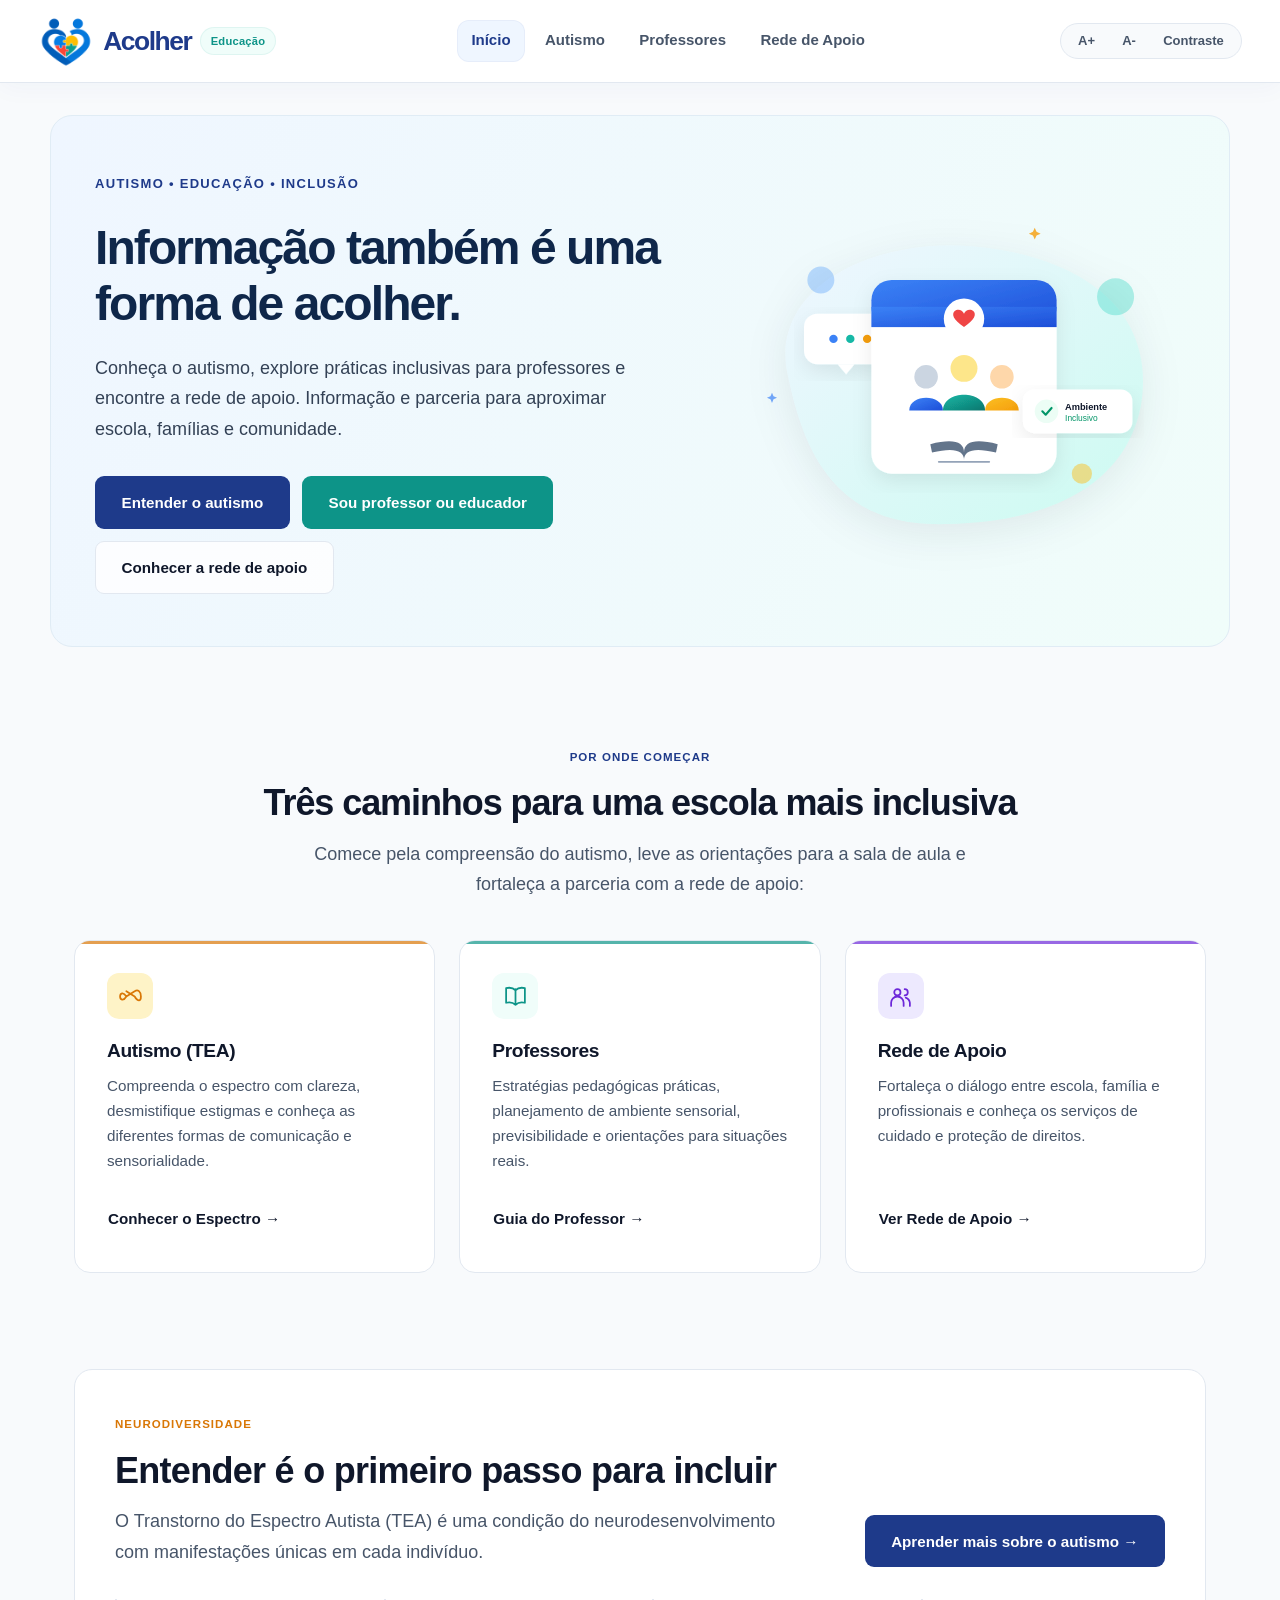
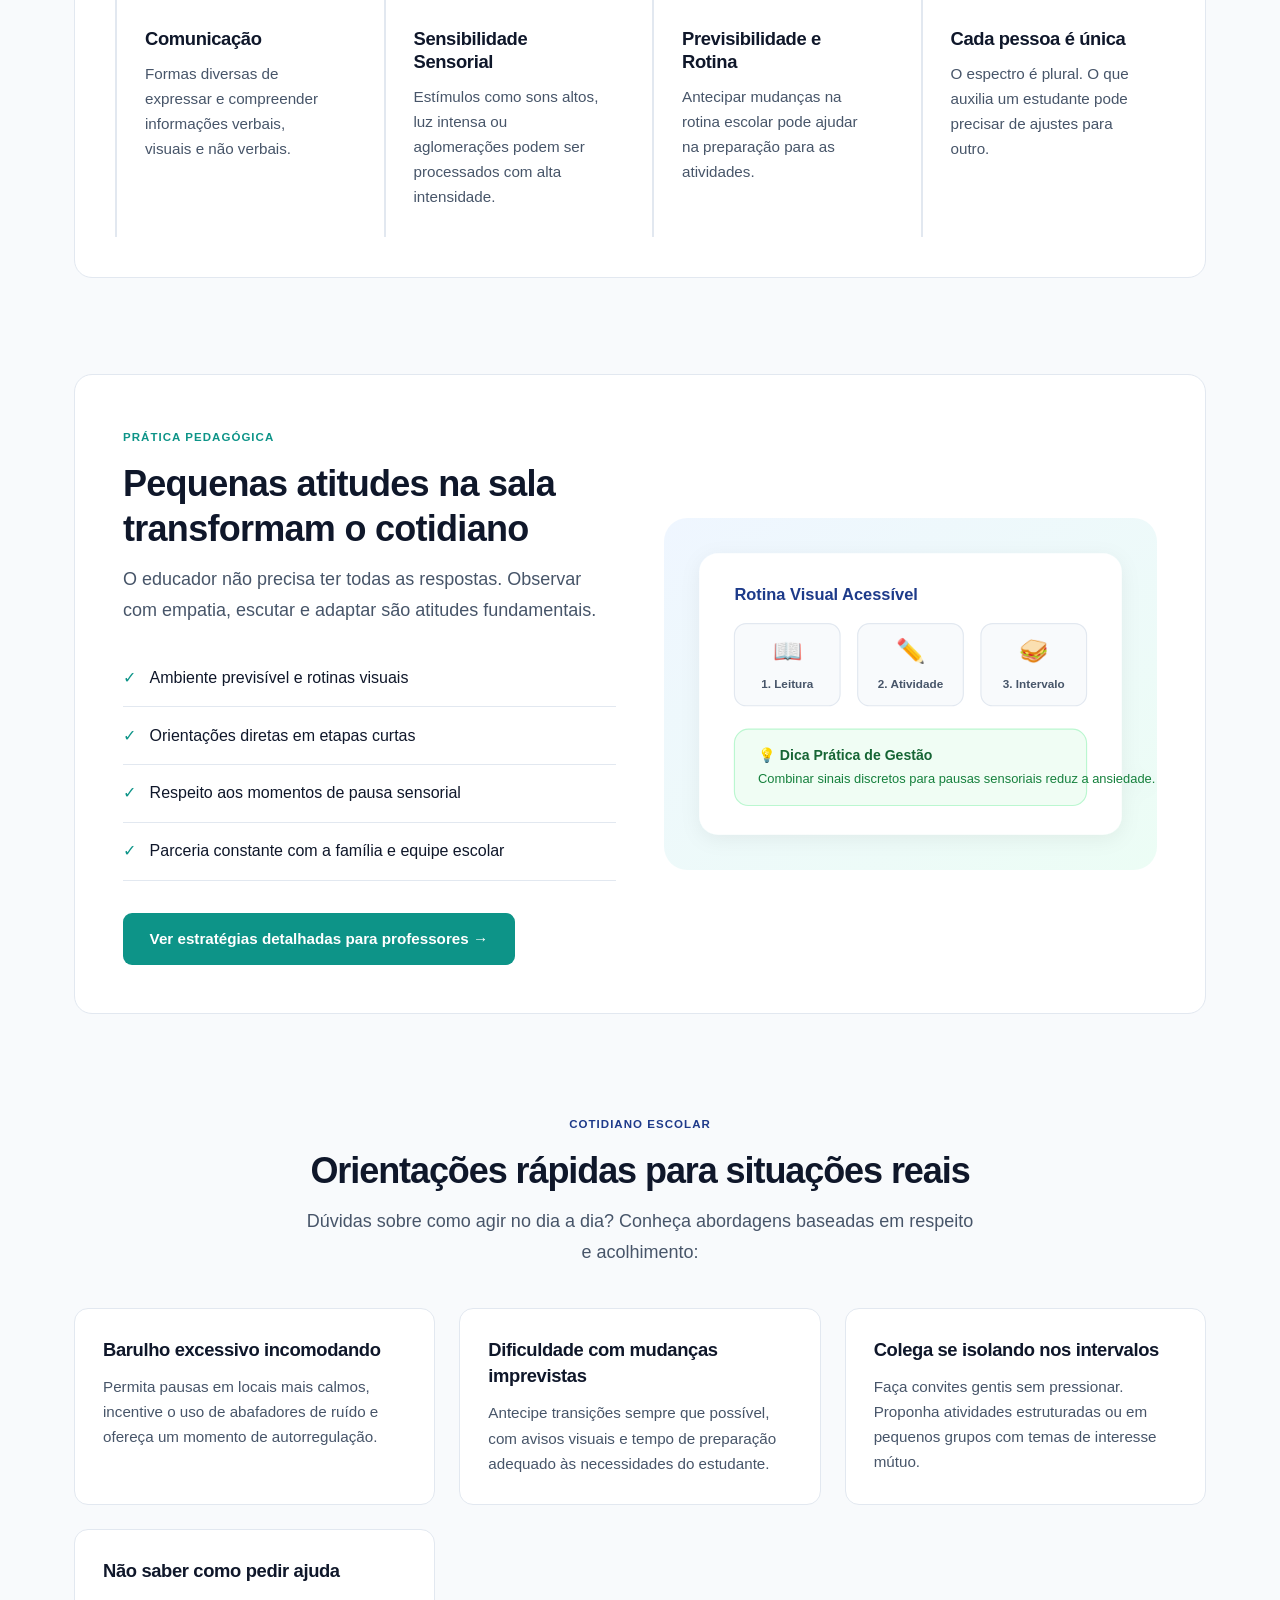
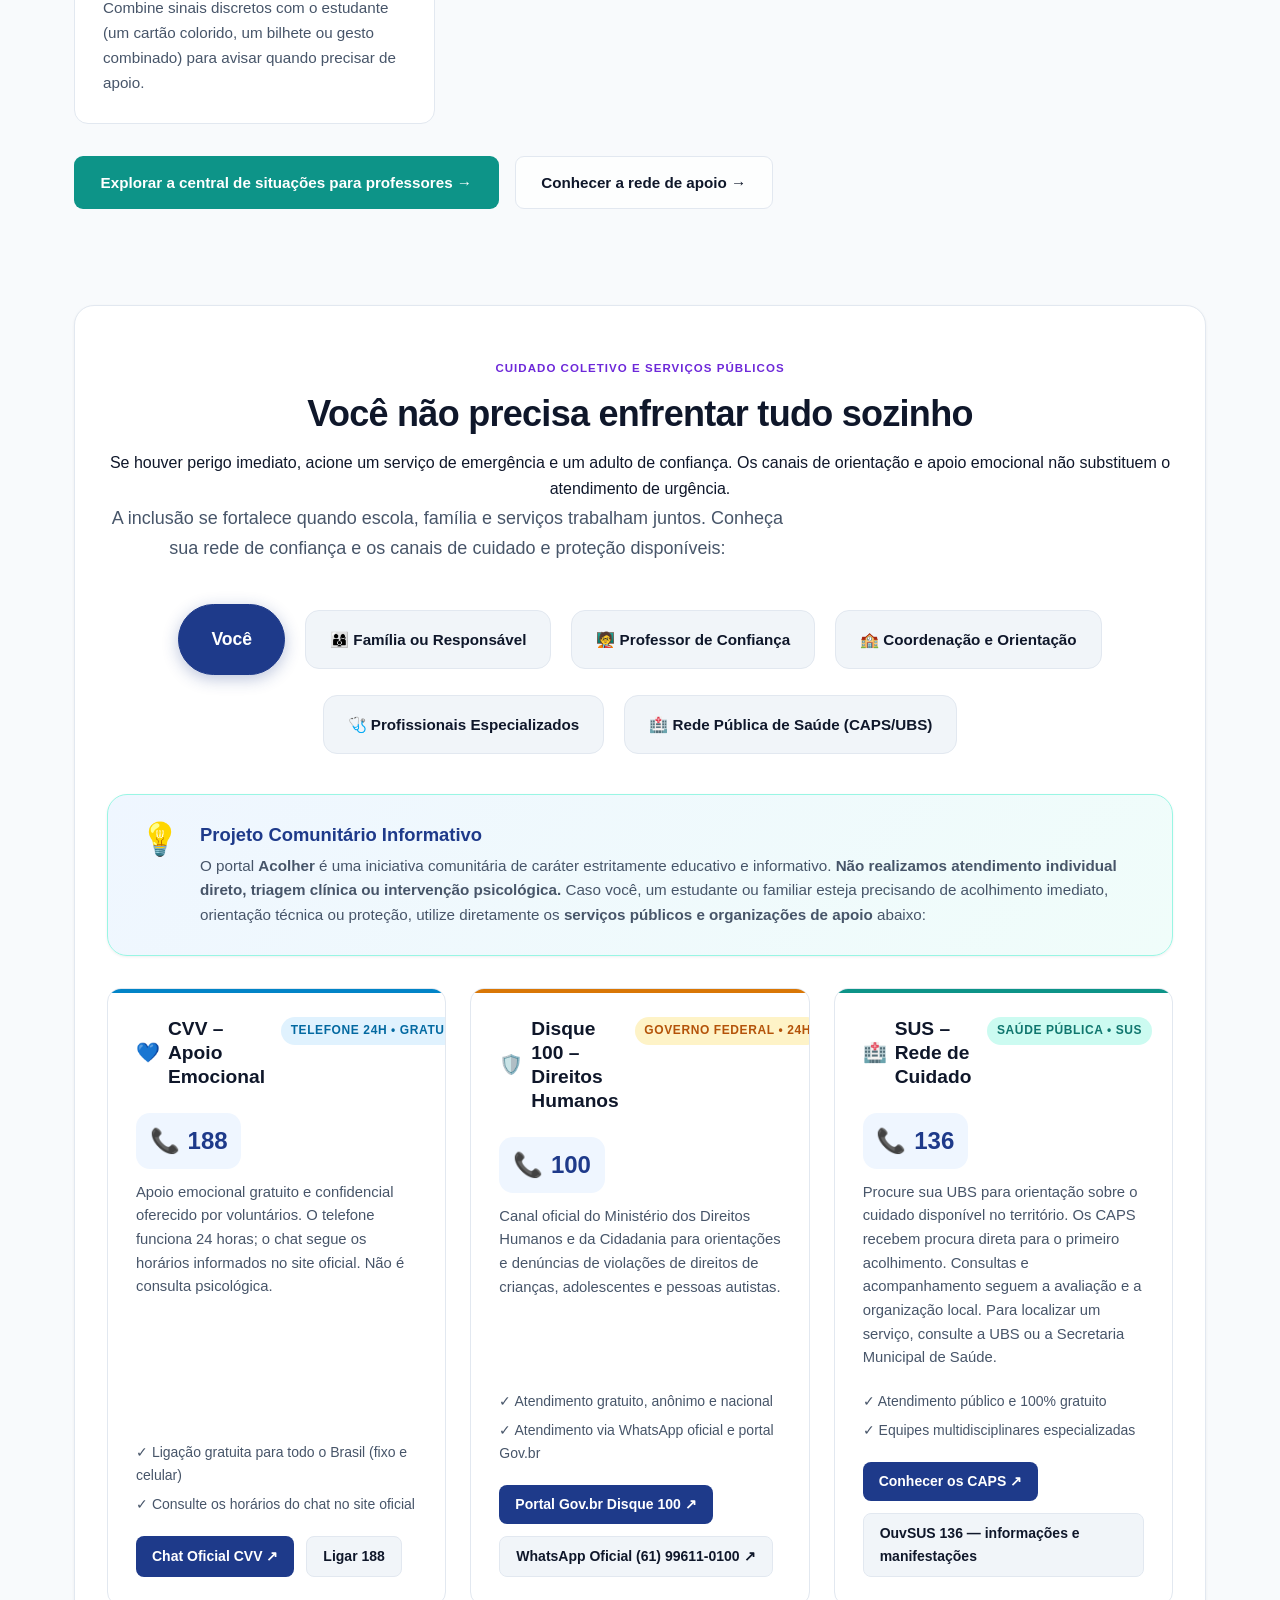
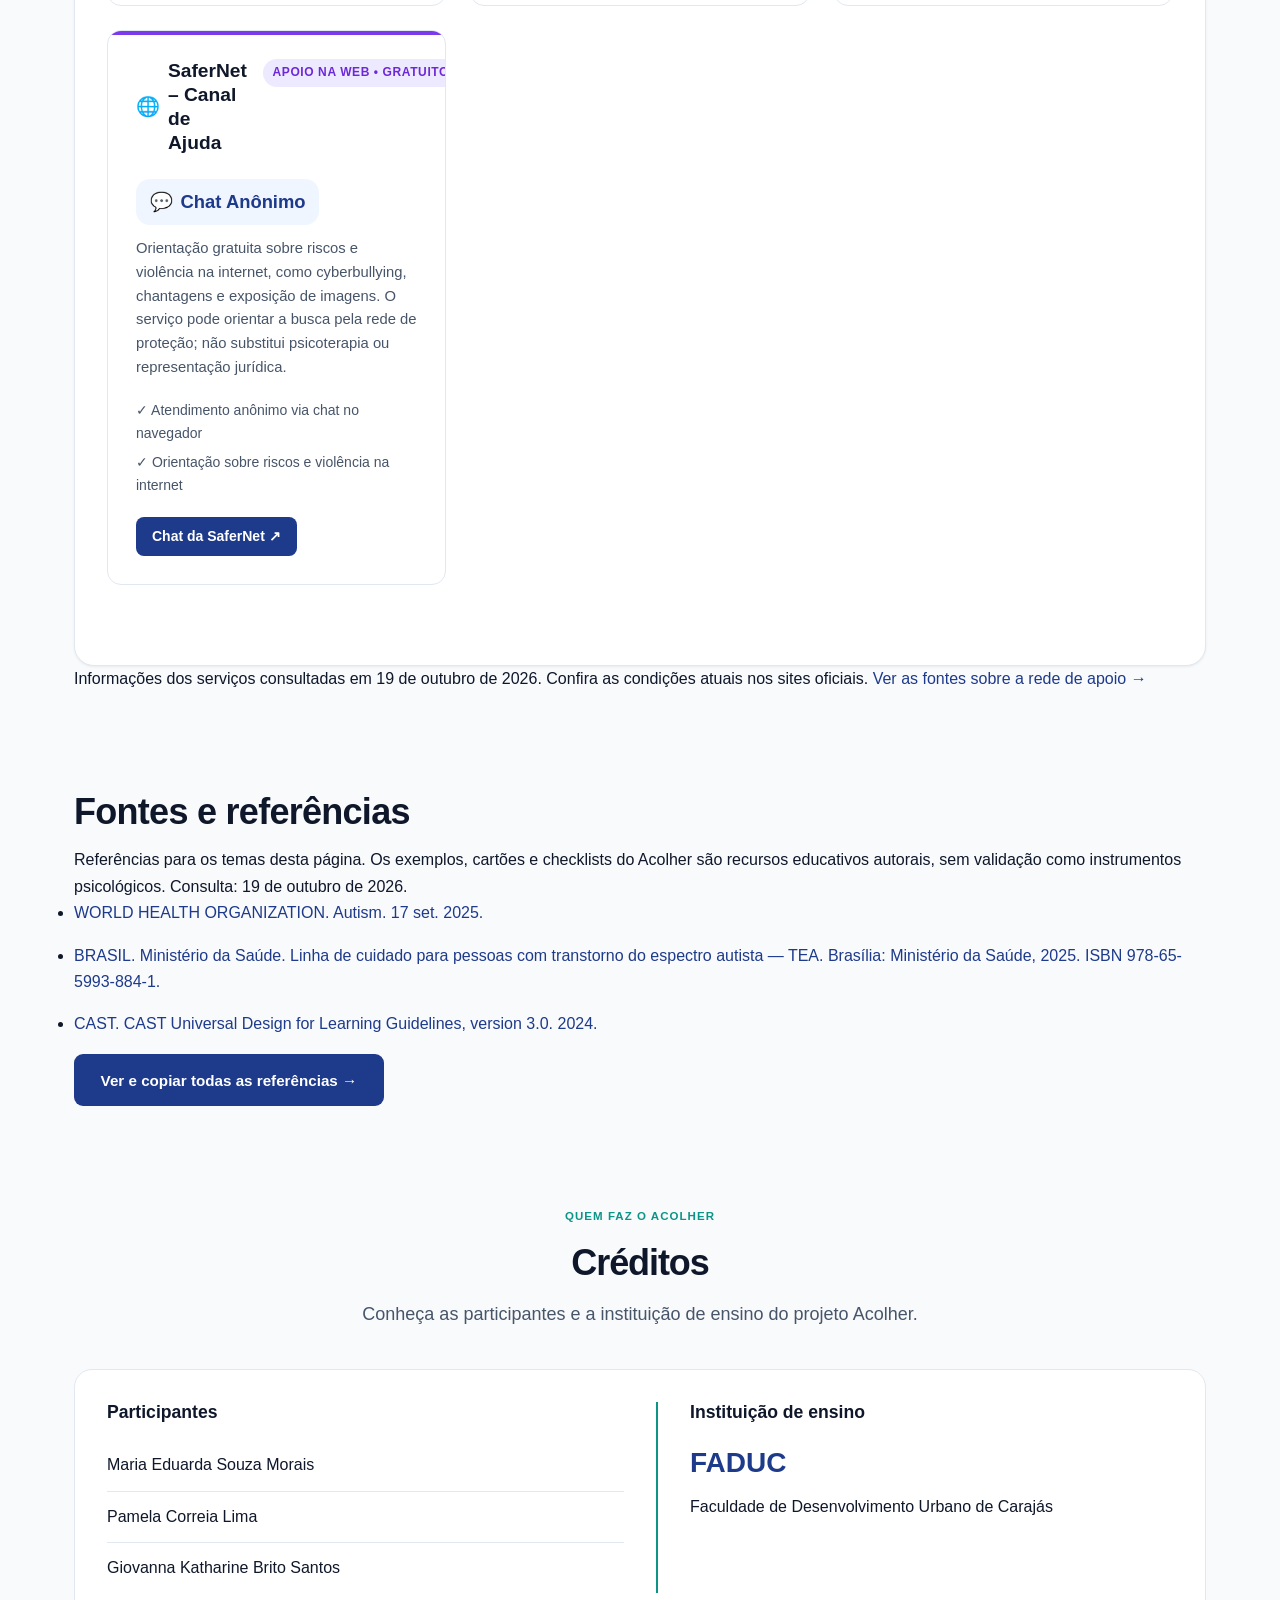
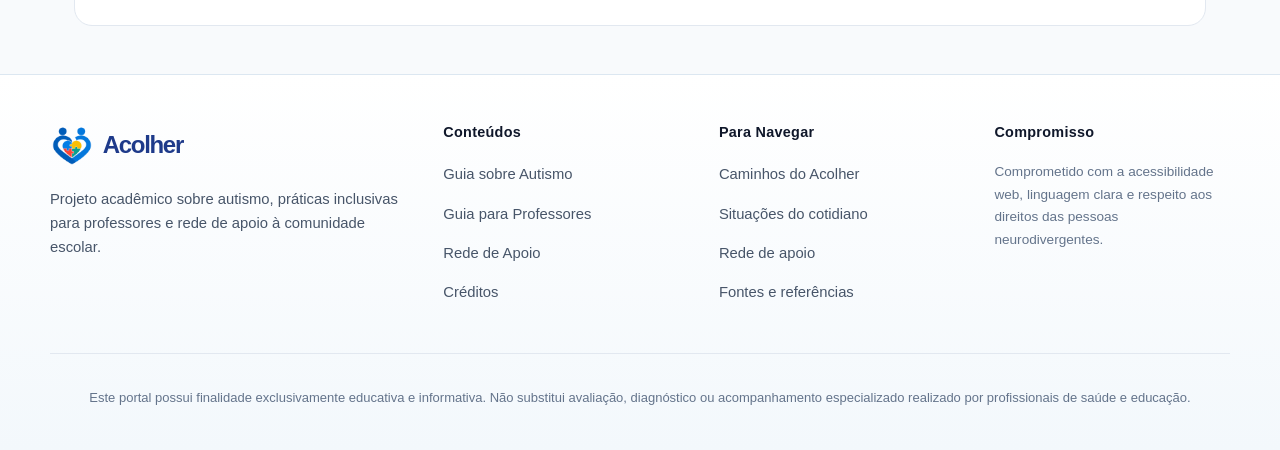
<file: index.html>
<!DOCTYPE html>
<html lang="pt-BR">

<head>
  <meta charset="UTF-8" />
  <meta name="viewport" content="width=device-width, initial-scale=1.0" />
  <title>Acolher – Autismo, Professores e Rede de Apoio</title>
  <meta name="description"
    content="Informações sobre autismo, práticas inclusivas para professores e rede de apoio à comunidade escolar." />
  <meta http-equiv="Content-Security-Policy"
    content="default-src 'self'; script-src 'self' 'unsafe-inline'; style-src 'self' 'unsafe-inline' https://fonts.googleapis.com; font-src 'self' https://fonts.gstatic.com data:; img-src 'self' data: https:; connect-src 'self'; frame-src 'none';" />
  <meta http-equiv="X-Content-Type-Options" content="nosniff" />
  <meta http-equiv="Referrer-Policy" content="strict-origin-when-cross-origin" />
  <link rel="stylesheet" href="assets/css/design.css" />
  <link rel="icon" type="image/png" sizes="256x256" href="assets/img/acolher-simbolo.png" />
  <link rel="apple-touch-icon" sizes="180x180" href="assets/img/acolher-apple-touch.png" />
  <link rel="shortcut icon" href="favicon.ico?v=acolher-2" />
  <link rel="preconnect" href="https://fonts.googleapis.com" />
  <link rel="preconnect" href="https://fonts.gstatic.com" crossorigin />
  <link href="https://fonts.googleapis.com/css2?family=Inter:wght@400;500;600;700;800&display=swap" rel="stylesheet" />
  <link rel="stylesheet" href="assets/css/refinements.css" />
</head>

<body>
  <!-- Header Principal com Navegação e Acessibilidade -->
  <header class="site-header" role="banner">
    <div class="logo-wrapper">
      <a href="index.html" class="logo" aria-label="Acolher - Página inicial">
        <img class="brand-symbol" src="assets/img/acolher-simbolo.png" alt="" width="56" height="56" />
        <strong class="brand-name">Acolher</strong>
        <span class="brand-tag">Educação</span>
      </a>
    </div>

    <nav aria-label="Menu principal">
      <ul class="nav-list">
        <li><a href="index.html" class="nav-link active" aria-current="page">Início</a></li>
        <li><a href="autismo.html" class="nav-link">Autismo</a></li>
        <li><a href="professores.html" class="nav-link">Professores</a></li>
        <li><a href="#rede-apoio" class="nav-link">Rede de Apoio</a></li>
      </ul>
    </nav>

    <div class="accessibility-toolbar" aria-label="Barra de ferramentas de acessibilidade">
      <button id="increase-text" aria-label="Aumentar tamanho da fonte" title="Aumentar fonte">A+</button>
      <button id="decrease-text" aria-label="Diminuir tamanho da fonte" title="Diminuir fonte">A-</button>
      <button id="toggle-contrast" aria-label="Alternar modo de alto contraste"
        title="Alto contraste">Contraste</button>
    </div>
  </header>

  <!-- Hero Section -->
  <main id="conteudo-principal">
    <section class="hero" id="hero">
      <div class="hero-text">
        <span class="subtitle">Autismo • Educação • Inclusão</span>
        <h1>Informação também é uma forma de acolher.</h1>
        <p class="description">
          Conheça o autismo, explore práticas inclusivas para professores e encontre a rede de apoio. Informação e
          parceria para aproximar escola, famílias e comunidade.
        </p>
        <div class="hero-buttons">
          <a href="autismo.html" class="btn primary">Entender o autismo</a>
          <a href="professores.html" class="btn secondary">Sou professor ou educador</a>
          <a href="#rede-apoio" class="btn outline">Conhecer a rede de apoio</a>
        </div>
      </div>
      <div class="hero-illustration">
        <img src="assets/img/hero-illustration.svg" alt="Ilustração de convivência e acolhimento no ambiente escolar"
          width="440" height="320" />
      </div>
    </section>

    <!-- 1. Para quem é o Acolher -->
    <section class="section" id="para-quem">
      <div class="section-header">
        <span class="section-badge">Por onde começar</span>
        <h2>Três caminhos para uma escola mais inclusiva</h2>
        <p class="section-description">
          Comece pela compreensão do autismo, leve as orientações para a sala de aula e fortaleça a parceria com a rede
          de apoio:
        </p>
      </div>

      <div class="audience-grid">
        <article class="audience-card amber">
          <div class="icon-box" aria-hidden="true"><svg viewBox="0 0 24 24" fill="none" stroke="currentColor" stroke-width="1.7" stroke-linecap="round" stroke-linejoin="round" focusable="false"><path d="M8 12c-3-5-6-3-6 0s3 5 6 0l8-5c3-2 6 0 6 5s-3 5-6 0L8 7"/></svg></div>
          <h3>Autismo (TEA)</h3>
          <p>Compreenda o espectro com clareza, desmistifique estigmas e conheça as diferentes formas de comunicação e
            sensorialidade.</p>
          <a href="autismo.html" class="btn outline">Conhecer o Espectro →</a>
        </article>

        <article class="audience-card teal">
          <div class="icon-box" aria-hidden="true"><svg viewBox="0 0 24 24" fill="none" stroke="currentColor" stroke-width="1.7" stroke-linecap="round" stroke-linejoin="round" focusable="false"><path d="M12 5v15M3 4c4-1 7 0 9 2 2-2 5-3 9-2v14c-4-1-7 0-9 2-2-2-5-3-9-2Z"/></svg></div>
          <h3>Professores</h3>
          <p>Estratégias pedagógicas práticas, planejamento de ambiente sensorial, previsibilidade e orientações para
            situações reais.</p>
          <a href="professores.html" class="btn outline">Guia do Professor →</a>
        </article>

        <article class="audience-card purple">
          <div class="icon-box" aria-hidden="true"><svg viewBox="0 0 24 24" fill="none" stroke="currentColor" stroke-width="1.7" stroke-linecap="round" stroke-linejoin="round" focusable="false"><circle cx="9" cy="8" r="3"/><path d="M3 21v-3a6 6 0 0 1 12 0v3M16 5a3 3 0 0 1 0 6M21 21v-3a6 6 0 0 0-4-5"/></svg></div>
          <h3>Rede de Apoio</h3>
          <p>Fortaleça o diálogo entre escola, família e profissionais e conheça os serviços de cuidado e proteção de
            direitos.</p>
          <a href="#rede-apoio" class="btn outline">Ver Rede de Apoio →</a>
        </article>
      </div>
    </section>

    <!-- 2. Conhecendo o Autismo -->
    <section class="section" id="autismo">
      <div class="autism-preview">
        <div class="autism-preview-header">
          <div>
            <span class="section-badge amber">Neurodiversidade</span>
            <h2>Entender é o primeiro passo para incluir</h2>
            <p class="section-description" style="margin-bottom:0;">
              O Transtorno do Espectro Autista (TEA) é uma condição do neurodesenvolvimento com manifestações únicas em
              cada indivíduo.
            </p>
          </div>
          <a href="autismo.html" class="btn primary">Aprender mais sobre o autismo →</a>
        </div>

        <div class="cards-grid small">
          <article class="card">
            <h4>Comunicação</h4>
            <p>Formas diversas de expressar e compreender informações verbais, visuais e não verbais.</p>
          </article>

          <article class="card">
            <h4>Sensibilidade Sensorial</h4>
            <p>Estímulos como sons altos, luz intensa ou aglomerações podem ser processados com alta intensidade.</p>
          </article>

          <article class="card">
            <h4>Previsibilidade e Rotina</h4>
            <p>Antecipar mudanças na rotina escolar pode ajudar na preparação para as atividades.</p>
          </article>

          <article class="card">
            <h4>Cada pessoa é única</h4>
            <p>O espectro é plural. O que auxilia um estudante pode precisar de ajustes para outro.</p>
          </article>
        </div>
      </div>
    </section>

    <!-- 3. Apoio aos Professores -->
    <section class="section" id="professores">
      <div class="teachers-preview">
        <div>
          <span class="section-badge teal">Prática Pedagógica</span>
          <h2>Pequenas atitudes na sala transformam o cotidiano</h2>
          <p class="section-description">
            O educador não precisa ter todas as respostas. Observar com empatia, escutar e adaptar são atitudes
            fundamentais.
          </p>
          <ul class="practice-list">
            <li><span class="icon" aria-hidden="true">✓</span> Ambiente previsível e rotinas visuais</li>
            <li><span class="icon" aria-hidden="true">✓</span> Orientações diretas em etapas curtas</li>
            <li><span class="icon" aria-hidden="true">✓</span> Respeito aos momentos de pausa sensorial</li>
            <li><span class="icon" aria-hidden="true">✓</span> Parceria constante com a família e equipe escolar</li>
          </ul>
          <a href="professores.html" class="btn secondary">Ver estratégias detalhadas para professores →</a>
        </div>
        <div>
          <img src="assets/img/teacher-illustration.svg" alt="Ilustração com rotina visual e práticas pedagógicas" />
        </div>
      </div>
    </section>

    <!-- 5. Situações do Cotidiano Escolar -->
    <section class="section" id="situacoes-cotidiano">
      <div class="section-header">
        <span class="section-badge">Cotidiano Escolar</span>
        <h2>Orientações rápidas para situações reais</h2>
        <p class="section-description">
          Dúvidas sobre como agir no dia a dia? Conheça abordagens baseadas em respeito e acolhimento:
        </p>
      </div>

      <div class="cards-grid medium">
        <article class="card">
          <h4>Barulho excessivo incomodando</h4>
          <p>Permita pausas em locais mais calmos, incentive o uso de abafadores de ruído e ofereça um momento de
            autorregulação.</p>
        </article>

        <article class="card">
          <h4>Dificuldade com mudanças imprevistas</h4>
          <p>Antecipe transições sempre que possível, com avisos visuais e tempo de preparação adequado às necessidades
            do estudante.</p>
        </article>

        <article class="card">
          <h4>Colega se isolando nos intervalos</h4>
          <p>Faça convites gentis sem pressionar. Proponha atividades estruturadas ou em pequenos grupos com temas de
            interesse mútuo.</p>
        </article>

        <article class="card">
          <h4>Não saber como pedir ajuda</h4>
          <p>Combine sinais discretos com o estudante (um cartão colorido, um bilhete ou gesto combinado) para avisar
            quando precisar de apoio.</p>
        </article>
      </div>
      <div class="continuation-actions">
        <a href="professores.html#situacoes" class="btn secondary">Explorar a central de situações para professores
          →</a>
        <a href="#rede-apoio" class="btn outline">Conhecer a rede de apoio →</a>
      </div>
    </section>

    <!-- 6. Rede de Apoio Compartilhada e Canais Oficiais -->
    <section class="section" id="rede-apoio">
      <div class="support-network">
        <span class="section-badge purple">Cuidado Coletivo e Serviços Públicos</span>
        <h2>Você não precisa enfrentar tudo sozinho</h2>
        <p class="content-note">Se houver perigo imediato, acione um serviço de emergência e um adulto de confiança. Os
          canais de orientação e apoio emocional não substituem o atendimento de urgência.</p>
        <p class="section-description">
          A inclusão se fortalece quando escola, família e serviços trabalham juntos. Conheça sua rede de confiança e os
          canais de cuidado e proteção disponíveis:
        </p>

        <div class="network-graph" aria-label="Diagrama da rede de apoio comunitária">
          <div class="node central">Você</div>
          <div class="node">👨‍👩‍👦 Família ou Responsável</div>
          <div class="node">🧑‍🏫 Professor de Confiança</div>
          <div class="node">🏫 Coordenação e Orientação</div>
          <div class="node">🩺 Profissionais Especializados</div>
          <div class="node">🏥 Rede Pública de Saúde (CAPS/UBS)</div>
        </div>

        <!-- Aviso de Projeto Comunitário Informativo -->
        <div class="community-disclaimer" style="text-align:left; margin-top:2.5rem;">
          <div class="disclaimer-icon" aria-hidden="true">💡</div>
          <div>
            <h3>Projeto Comunitário Informativo</h3>
            <p>
              O portal <strong>Acolher</strong> é uma iniciativa comunitária de caráter estritamente educativo e
              informativo.
              <strong>Não realizamos atendimento individual direto, triagem clínica ou intervenção psicológica.</strong>
              Caso você, um estudante ou familiar esteja precisando de acolhimento imediato, orientação técnica ou
              proteção, utilize diretamente os <strong>serviços públicos e organizações de apoio</strong> abaixo:
            </p>
          </div>
        </div>

        <!-- Canais Governamentais e Gratuitos -->
        <div class="helpline-grid" style="text-align:left;">
          <!-- CVV -->
          <article class="helpline-card cvv">
            <div class="helpline-card-header">
              <h3><span>💙</span> CVV – Apoio Emocional</h3>
              <span class="helpline-badge">Telefone 24h • Gratuito</span>
            </div>
            <div class="helpline-phone" aria-label="Telefone 188">
              <span aria-hidden="true">📞</span> 188
            </div>
            <p class="helpline-desc">
              Apoio emocional gratuito e confidencial oferecido por voluntários. O telefone funciona 24 horas; o chat
              segue os horários informados no site oficial. Não é consulta psicológica.
            </p>
            <ul class="helpline-details">
              <li>✓ Ligação gratuita para todo o Brasil (fixo e celular)</li>
              <li>✓ Consulte os horários do chat no site oficial</li>
            </ul>
            <div class="helpline-actions">
              <a href="https://cvv.org.br/chat/" target="_blank" rel="noopener noreferrer" class="btn-helpline-primary">
                Chat Oficial CVV ↗
              </a>
              <a href="tel:188" class="btn-helpline-secondary">
                Ligar 188
              </a>
            </div>
          </article>

          <!-- Disque 100 -->
          <article class="helpline-card disque100">
            <div class="helpline-card-header">
              <h3><span>🛡️</span> Disque 100 – Direitos Humanos</h3>
              <span class="helpline-badge">Governo Federal • 24h</span>
            </div>
            <div class="helpline-phone" aria-label="Telefone 100">
              <span aria-hidden="true">📞</span> 100
            </div>
            <p class="helpline-desc">
              Canal oficial do Ministério dos Direitos Humanos e da Cidadania para orientações e denúncias de violações
              de direitos de crianças, adolescentes e pessoas autistas.
            </p>
            <ul class="helpline-details">
              <li>✓ Atendimento gratuito, anônimo e nacional</li>
              <li>✓ Atendimento via WhatsApp oficial e portal Gov.br</li>
            </ul>
            <div class="helpline-actions">
              <a href="https://www.gov.br/pt-br/servicos/denunciar-violacao-de-direitos-humanos" target="_blank"
                rel="noopener noreferrer" class="btn-helpline-primary">
                Portal Gov.br Disque 100 ↗
              </a>
              <a href="https://wa.me/5561996110100" target="_blank" rel="noopener noreferrer"
                class="btn-helpline-secondary">
                WhatsApp Oficial (61) 99611-0100 ↗
              </a>
            </div>
          </article>

          <!-- SUS CAPS e UBS -->
          <article class="helpline-card sus">
            <div class="helpline-card-header">
              <h3><span>🏥</span> SUS – Rede de Cuidado</h3>
              <span class="helpline-badge">Saúde Pública • SUS</span>
            </div>
            <div class="helpline-phone" aria-label="OuvSUS 136 — informações e manifestações">
              <span aria-hidden="true">📞</span> 136
            </div>
            <p class="helpline-desc">
              Procure sua UBS para orientação sobre o cuidado disponível no território. Os CAPS recebem procura direta
              para o primeiro acolhimento. Consultas e acompanhamento seguem a avaliação e a organização local. Para
              localizar um serviço, consulte a UBS ou a Secretaria Municipal de Saúde.
            </p>
            <ul class="helpline-details">
              <li>✓ Atendimento público e 100% gratuito</li>
              <li>✓ Equipes multidisciplinares especializadas</li>
            </ul>
            <div class="helpline-actions">
              <a href="https://www.gov.br/saude/pt-br/composicao/saes/desmad/raps/caps/caps" target="_blank"
                rel="noopener noreferrer" class="btn-helpline-primary">
                Conhecer os CAPS ↗
              </a>
              <a href="tel:136" class="btn-helpline-secondary">
                OuvSUS 136 — informações e manifestações
              </a>
            </div>
          </article>

          <!-- SaferNet -->
          <article class="helpline-card safernet">
            <div class="helpline-card-header">
              <h3><span>🌐</span> SaferNet – Canal de Ajuda</h3>
              <span class="helpline-badge">Apoio na Web • Gratuito</span>
            </div>
            <div class="helpline-phone" style="font-size:1.15rem;">
              <span aria-hidden="true">💬</span> Chat Anônimo
            </div>
            <p class="helpline-desc">
              Orientação gratuita sobre riscos e violência na internet, como cyberbullying, chantagens e exposição de
              imagens. O serviço pode orientar a busca pela rede de proteção; não substitui psicoterapia ou
              representação jurídica.
            </p>
            <ul class="helpline-details">
              <li>✓ Atendimento anônimo via chat no navegador</li>
              <li>✓ Orientação sobre riscos e violência na internet</li>
            </ul>
            <div class="helpline-actions">
              <a href="https://new.safernet.org.br/helpline" target="_blank" rel="noopener noreferrer"
                class="btn-helpline-primary">
                Chat da SaferNet ↗
              </a>
            </div>
          </article>
        </div>
      </div>
      <p class="content-note">Informações dos serviços consultadas em 19 de outubro de 2026. Confira as condições atuais
        nos sites oficiais. <a href="referencias.html#R19">Ver as fontes sobre a rede de apoio →</a></p>
    </section>

    <!-- 7. Fontes e Referências Oficiais -->
    <section class="section" id="fontes">
      <h2>Fontes e referências</h2>
      <p>Referências para os temas desta página. Os exemplos, cartões e checklists do Acolher são recursos educativos
        autorais, sem validação como instrumentos psicológicos. Consulta: 19 de outubro de 2026.</p>
      <ul>
        <li style="margin-bottom:1rem"><a href="referencias.html#R01">WORLD HEALTH ORGANIZATION. Autism. 17 set.
            2025.</a></li>
        <li style="margin-bottom:1rem"><a href="referencias.html#R06">BRASIL. Ministério da Saúde. Linha de cuidado para
            pessoas com transtorno do espectro autista — TEA. Brasília: Ministério da Saúde, 2025. ISBN
            978-65-5993-884-1.</a></li>
        <li style="margin-bottom:1rem"><a href="referencias.html#R04">CAST. CAST Universal Design for Learning
            Guidelines, version 3.0. 2024.</a></li>
      </ul>
      <p><a class="btn primary" href="referencias.html">Ver e copiar todas as referências →</a></p>
    </section>

    <!-- Créditos do projeto -->
    <section class="section" id="creditos" aria-labelledby="creditos-titulo">
      <div class="section-header">
        <span class="section-badge teal">Quem faz o Acolher</span>
        <h2 id="creditos-titulo">Créditos</h2>
        <p class="section-description">Conheça as participantes e a instituição de ensino do projeto Acolher.</p>
      </div>
      <div class="credits-grid">
        <div class="credits-participants">
          <h3>Participantes</h3>
          <ul class="credits-names">
            <li>Maria Eduarda Souza Morais</li>
            <li>Pamela Correia Lima</li>
            <li>Giovanna Katharine Brito Santos</li>
          </ul>
        </div>
        <div class="credits-institution">
          <h3>Instituição de ensino</h3>
          <p class="credits-acronym">FADUC</p>
          <p>Faculdade de Desenvolvimento Urbano de Carajás</p>
        </div>
      </div>
    </section>
  </main>

  <!-- Rodapé Institucional -->
  <footer class="site-footer" role="contentinfo">
    <div class="footer-grid">
      <div class="footer-section">
        <a href="index.html" class="logo footer-brand" aria-label="Acolher - Página inicial"><img class="brand-symbol"
            src="assets/img/acolher-simbolo.png" alt="" width="56" height="56" />
          <strong class="brand-name">Acolher</strong>
          <span class="brand-tag">Educação</span></a>
        <p>Projeto acadêmico sobre autismo, práticas inclusivas para professores e rede de apoio à comunidade escolar.
        </p>
      </div>

      <div class="footer-section">
        <h3>Conteúdos</h3>
        <ul>
          <li><a href="autismo.html">Guia sobre Autismo</a></li>
          <li><a href="professores.html">Guia para Professores</a></li>
          <li><a href="#rede-apoio">Rede de Apoio</a></li>
          <li><a href="#creditos">Créditos</a></li>
        </ul>
      </div>

      <div class="footer-section">
        <h3>Para Navegar</h3>
        <ul>
          <li><a href="#para-quem">Caminhos do Acolher</a></li>
          <li><a href="#situacoes-cotidiano">Situações do cotidiano</a></li>
          <li><a href="#rede-apoio">Rede de apoio</a></li>
          <li><a href="#fontes">Fontes e referências</a></li>
        </ul>
      </div>

      <div class="footer-section">
        <h3>Compromisso</h3>
        <p style="font-size: 0.85rem; color: var(--text-light);">
          Comprometido com a acessibilidade web, linguagem clara e respeito aos direitos das pessoas neurodivergentes.
        </p>
      </div>
    </div>

    <p class="footer-disclaimer">
      Este portal possui finalidade exclusivamente educativa e informativa. Não substitui avaliação, diagnóstico ou
      acompanhamento especializado realizado por profissionais de saúde e educação.
    </p>
  </footer>

  <script src="assets/js/script.js"></script>
</body>

</html>
</file>
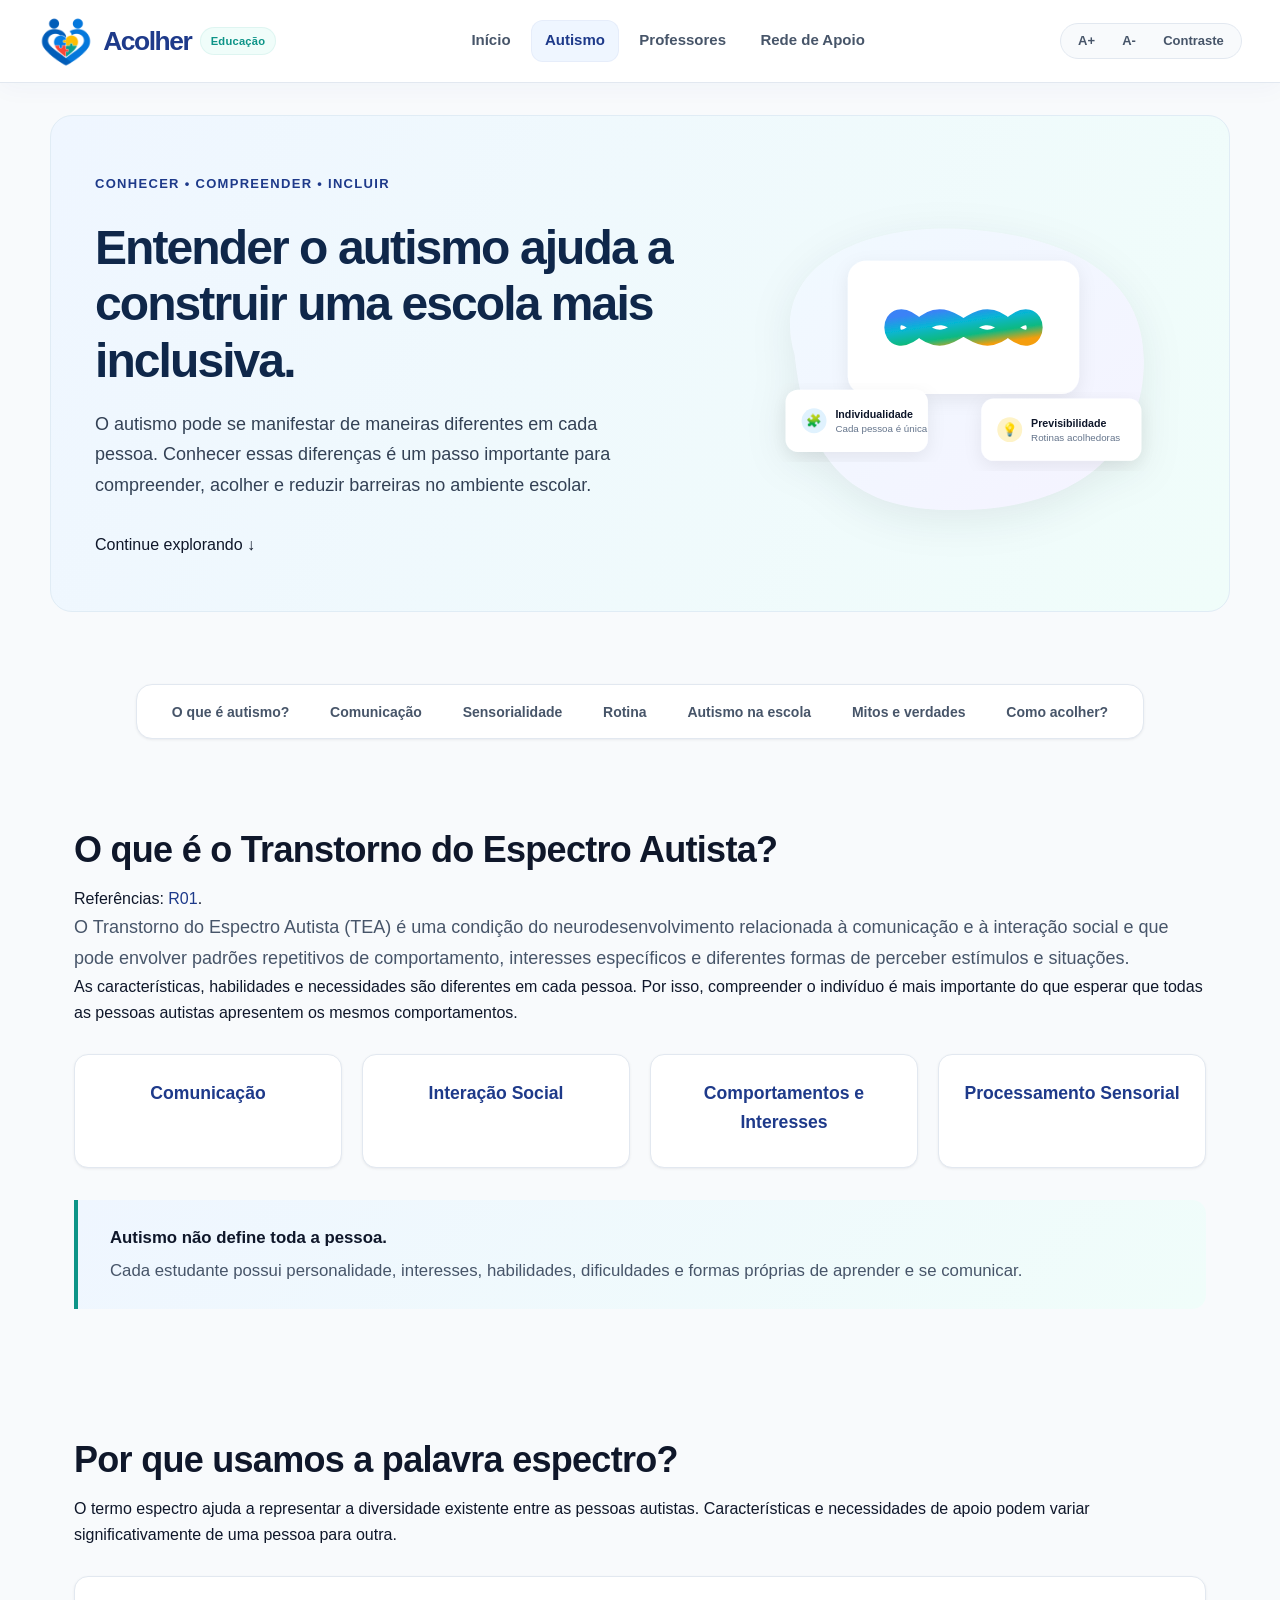
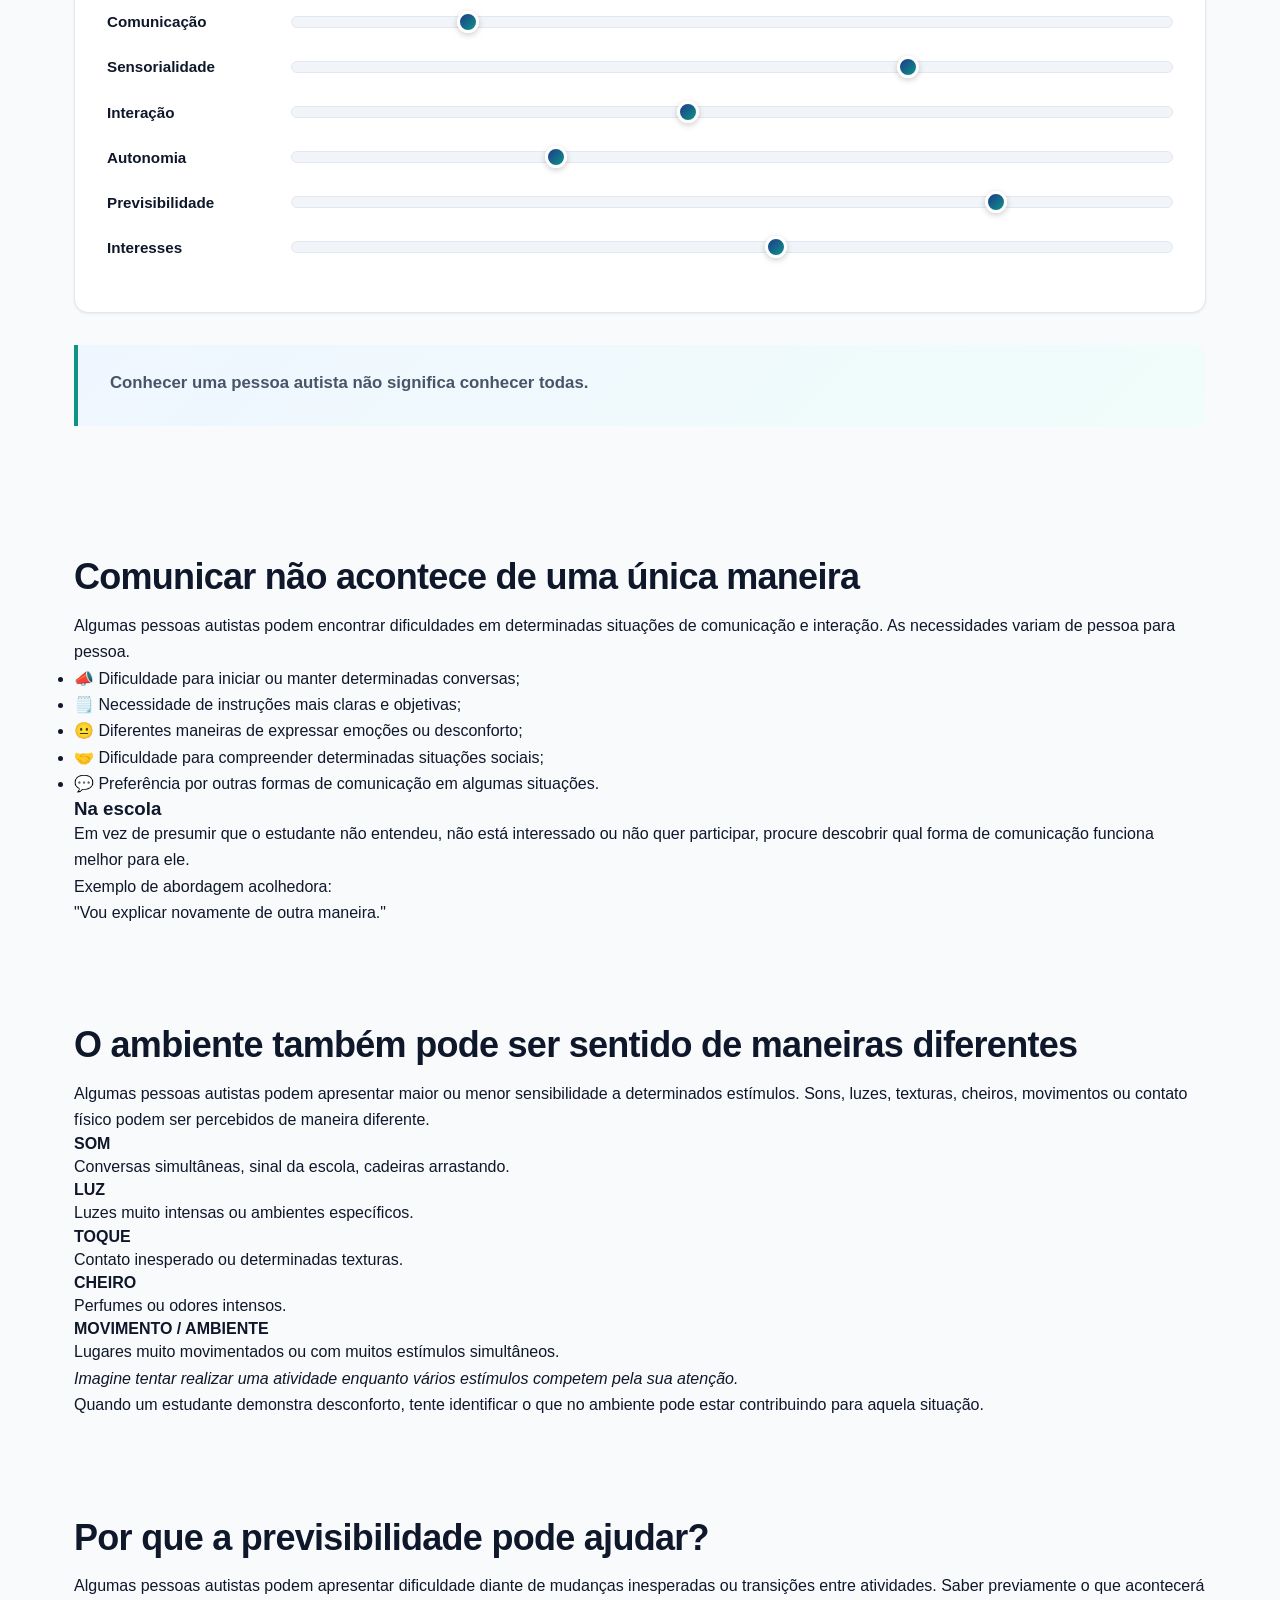
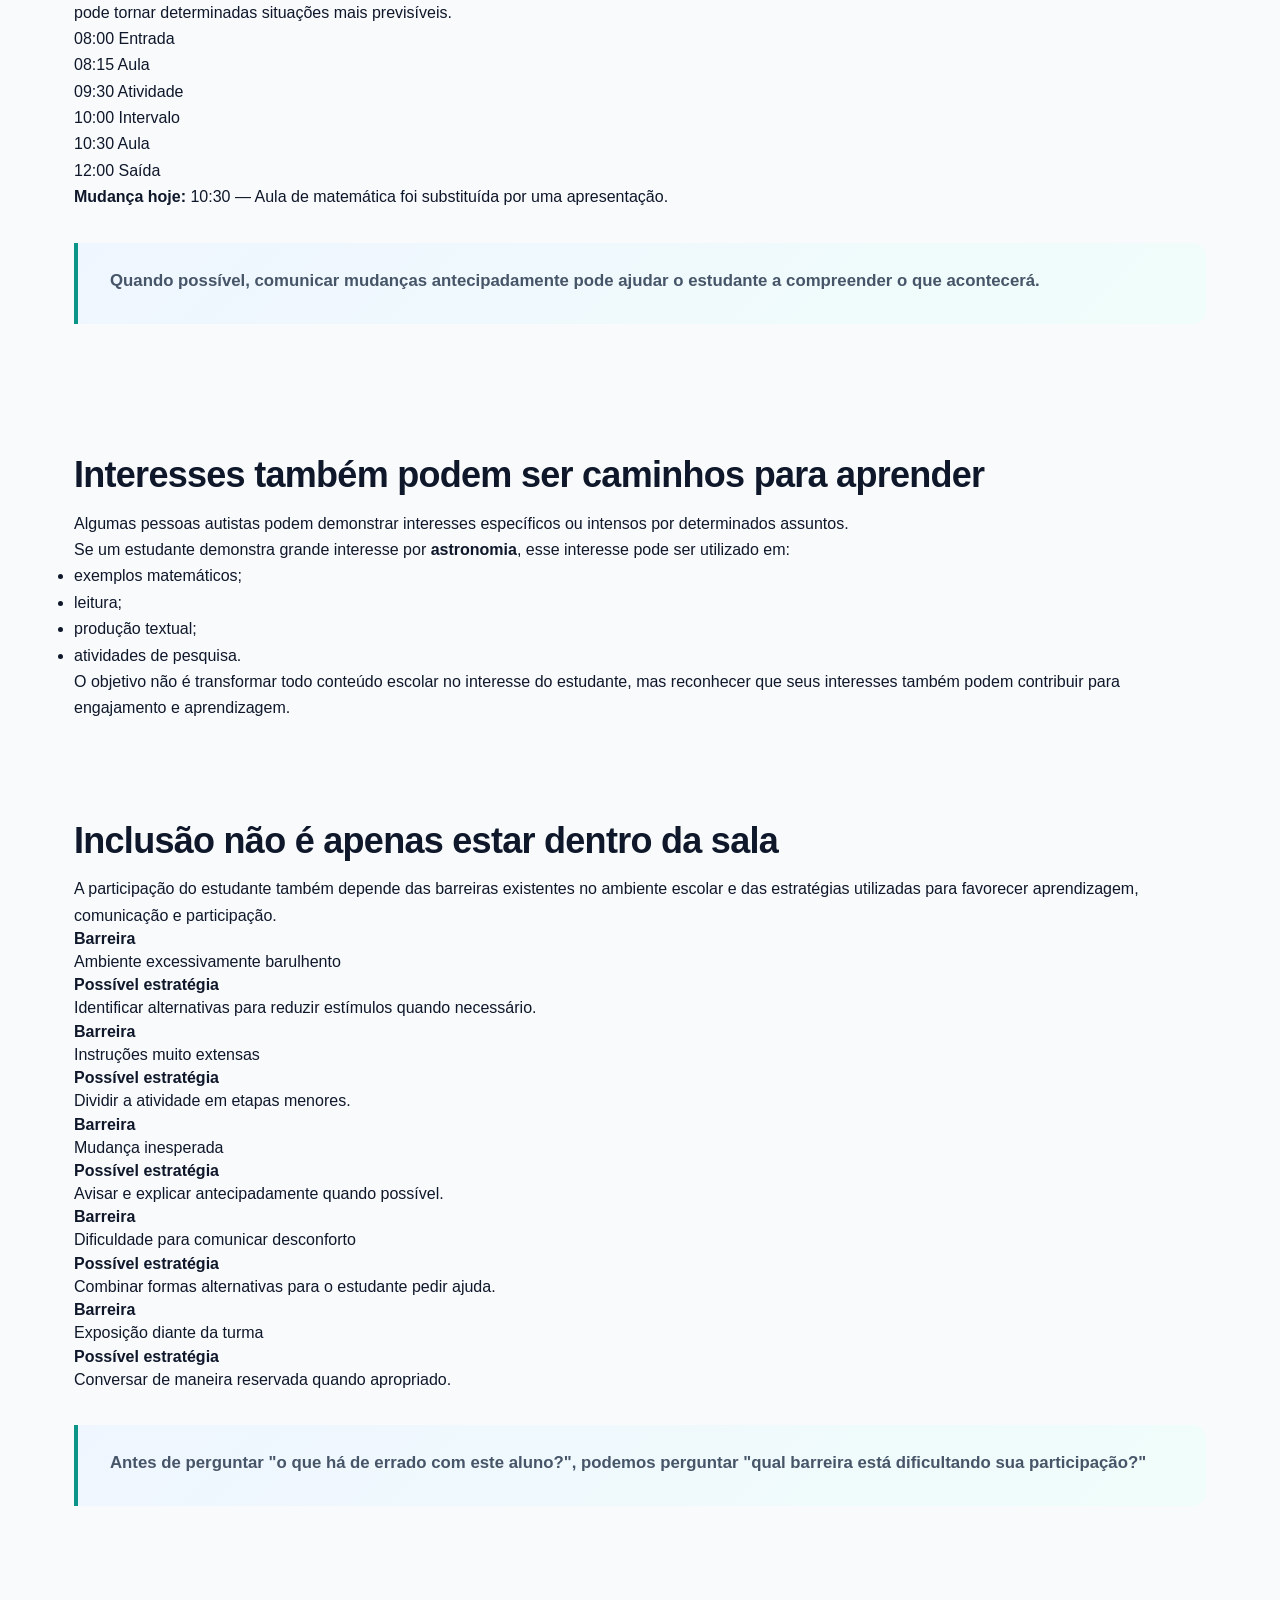
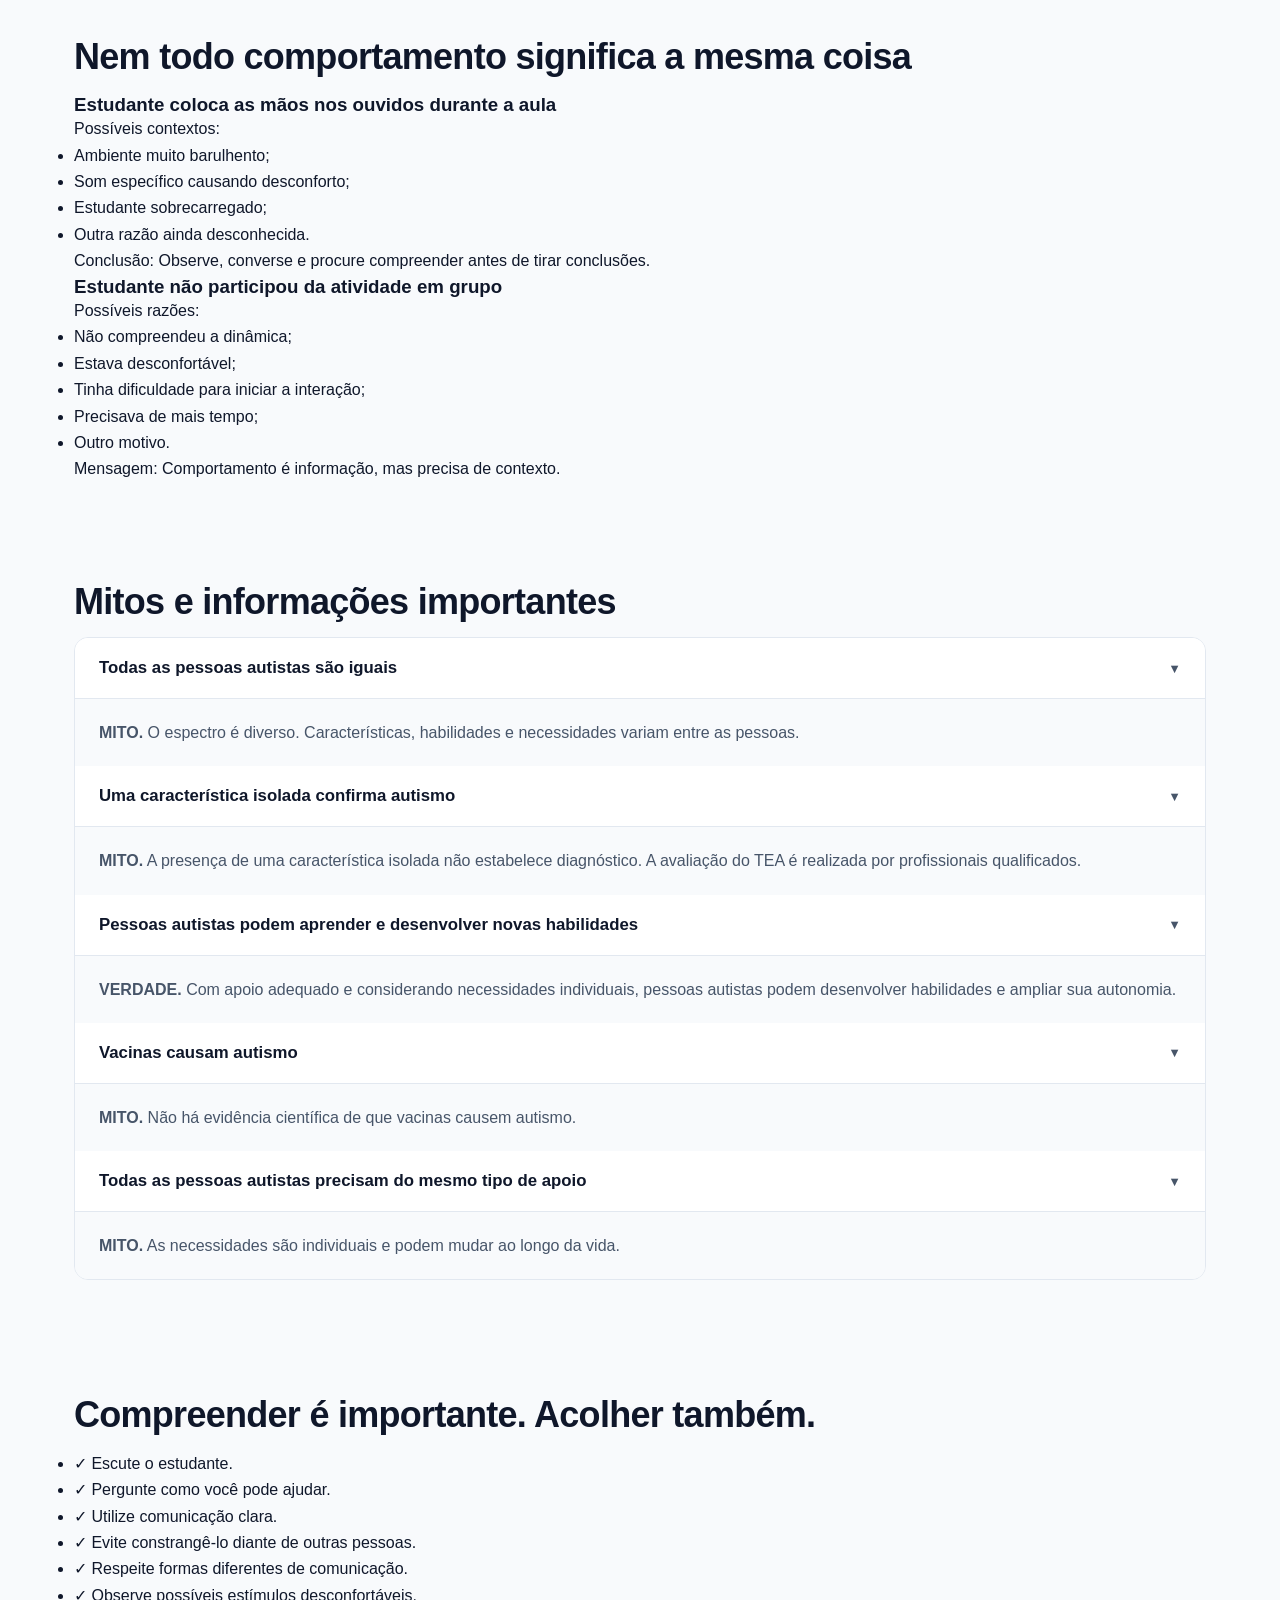
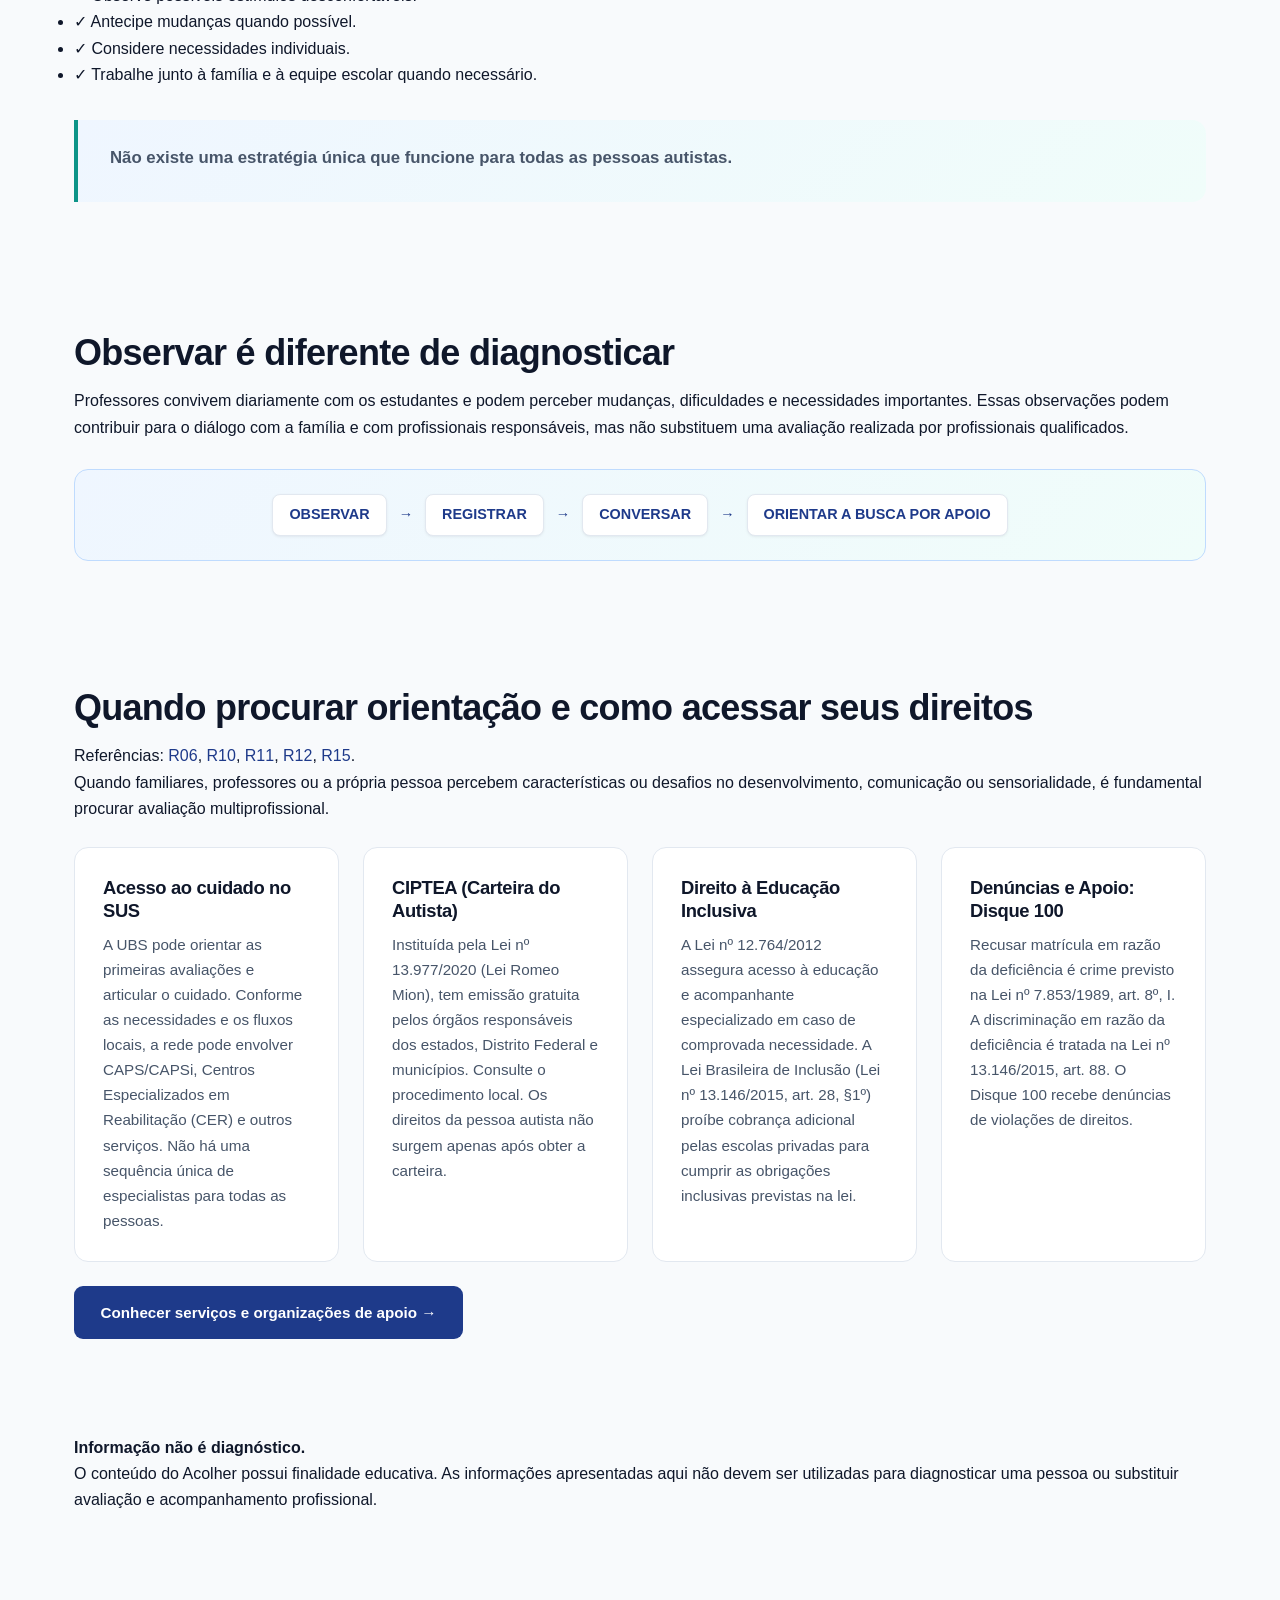
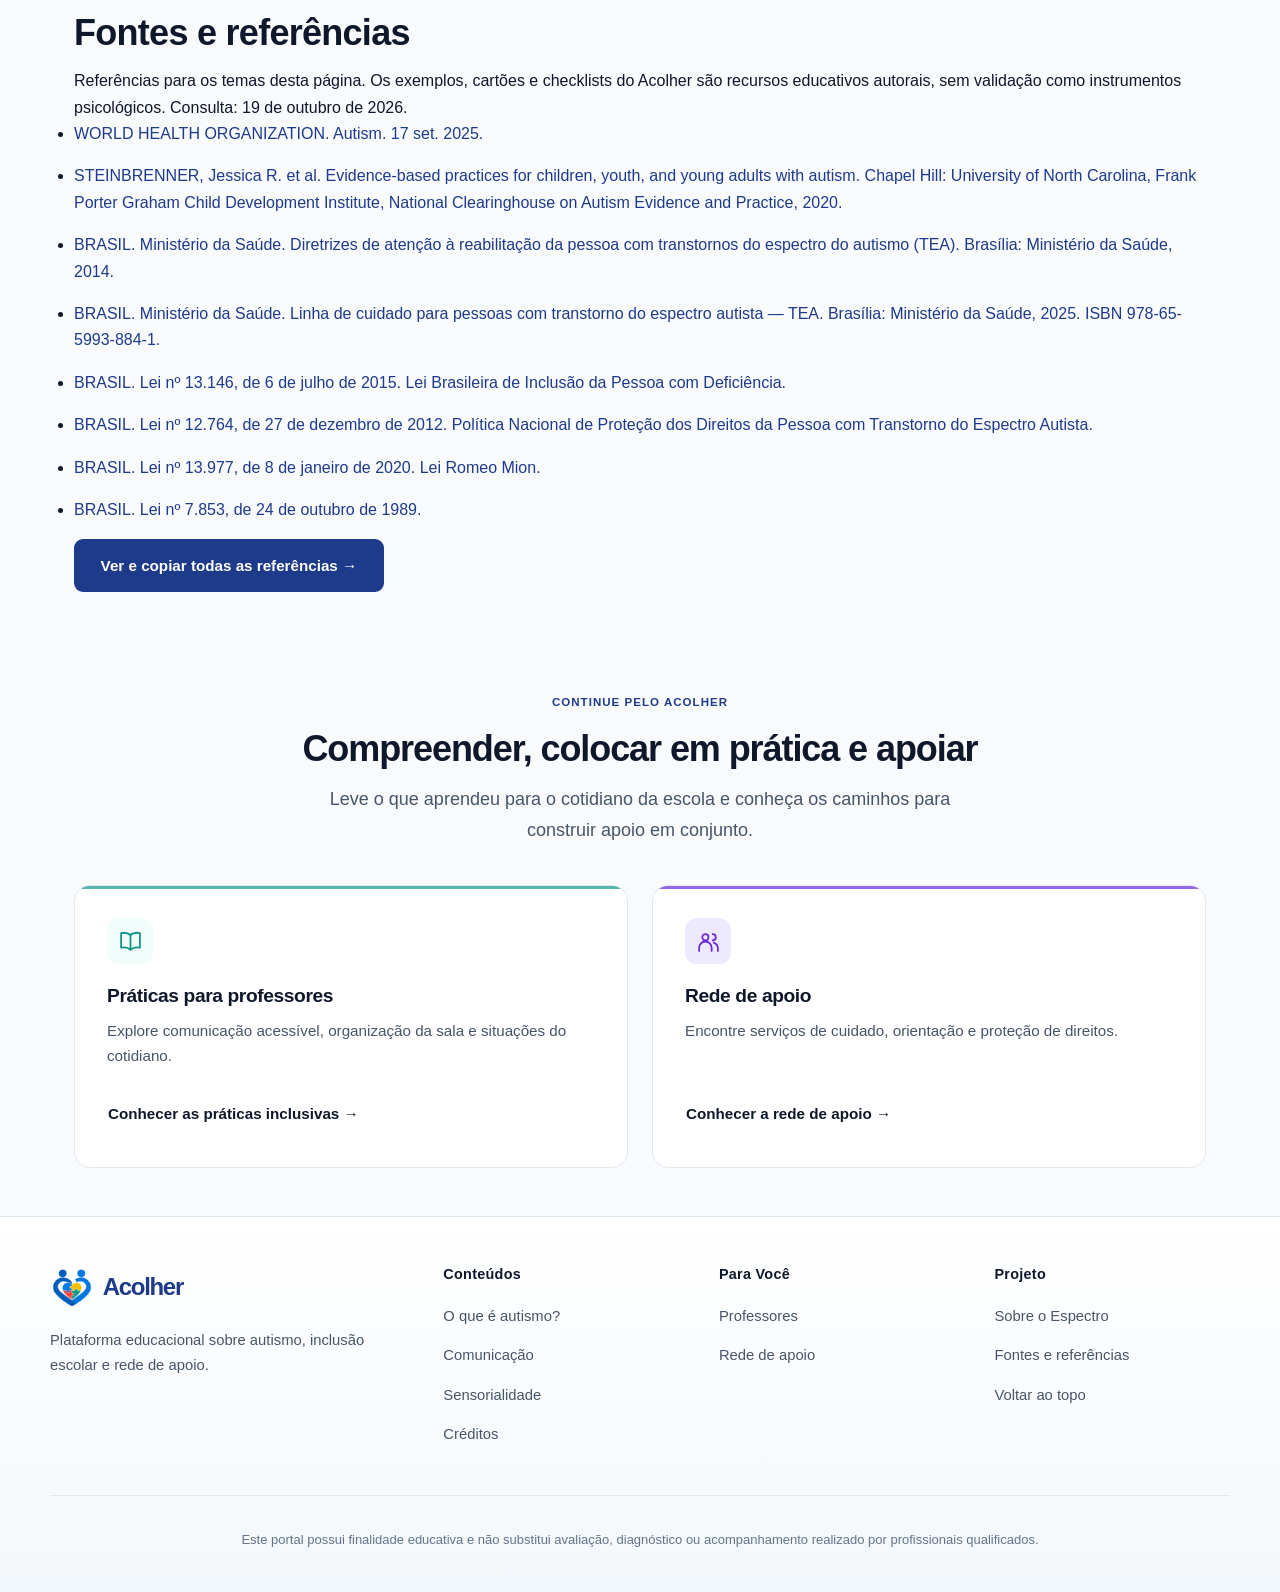
<file: autismo.html>
<!DOCTYPE html>
<html lang="pt-BR">
<head>
  <meta charset="UTF-8" />
  <meta name="viewport" content="width=device-width, initial-scale=1.0" />
  <title>Autismo – Acolher</title>
  <meta http-equiv="Content-Security-Policy" content="default-src 'self'; script-src 'self' 'unsafe-inline'; style-src 'self' 'unsafe-inline' https://fonts.googleapis.com; font-src 'self' https://fonts.gstatic.com data:; img-src 'self' data: https:; connect-src 'self'; frame-src 'none';" />
  <meta http-equiv="X-Content-Type-Options" content="nosniff" />
  <meta http-equiv="Referrer-Policy" content="strict-origin-when-cross-origin" />
  <link rel="stylesheet" href="assets/css/design.css" />
  <link rel="stylesheet" href="assets/css/style.css" />
  <link rel="icon" type="image/png" sizes="256x256" href="assets/img/acolher-simbolo.png" />
  <link rel="apple-touch-icon" sizes="180x180" href="assets/img/acolher-apple-touch.png" />
  <link rel="shortcut icon" href="favicon.ico?v=acolher-2" />
  <link rel="preconnect" href="https://fonts.googleapis.com">
  <link rel="preconnect" href="https://fonts.gstatic.com" crossorigin>
  <link href="https://fonts.googleapis.com/css2?family=Inter:wght@400;500;600;700;800&display=swap" rel="stylesheet">
  <link rel="stylesheet" href="assets/css/refinements.css" />
</head>
<body>
  <!-- Header Principal com Navegação e Acessibilidade -->
  <header class="site-header" role="banner">
    <div class="logo-wrapper">
      <a href="index.html" class="logo" aria-label="Acolher - Página inicial">
        <img class="brand-symbol" src="assets/img/acolher-simbolo.png" alt="" width="56" height="56" />
        <strong class="brand-name">Acolher</strong>
        <span class="brand-tag">Educação</span>
      </a>
    </div>

    <nav aria-label="Menu principal">
      <ul class="nav-list">
        <li><a href="index.html" class="nav-link">Início</a></li>
        <li><a href="autismo.html" class="nav-link active" aria-current="page">Autismo</a></li>
        <li><a href="professores.html" class="nav-link">Professores</a></li>
        <li><a href="index.html#rede-apoio" class="nav-link">Rede de Apoio</a></li>
      </ul>
    </nav>

    <div class="accessibility-toolbar" aria-label="Barra de ferramentas de acessibilidade">
      <button id="increase-text" aria-label="Aumentar tamanho da fonte" title="Aumentar fonte">A+</button>
      <button id="decrease-text" aria-label="Diminuir tamanho da fonte" title="Diminuir fonte">A-</button>
      <button id="toggle-contrast" aria-label="Alternar modo de alto contraste" title="Alto contraste">Contraste</button>
    </div>
  </header>

  <!-- Hero specific for Autismo -->
  <section class="hero hero-autismo" id="hero-autismo">
    <div class="hero-text">
      <p class="subtitle">CONHECER • COMPREENDER • INCLUIR</p>
      <h1>Entender o autismo ajuda a construir uma escola mais inclusiva.</h1>
      <p class="description">O autismo pode se manifestar de maneiras diferentes em cada pessoa. Conhecer essas diferenças é um passo importante para compreender, acolher e reduzir barreiras no ambiente escolar.</p>
      <p class="continue-indicator">Continue explorando ↓</p>
    </div>
    <div class="hero-illustration" aria-hidden="true">
      <img src="assets/img/autismo-hero.svg" alt="Ilustração representando diversidade e ambiente escolar" />
    </div>
  </section>

  <!-- Small intra‑page navigation -->
  <nav class="page-nav" aria-label="Navegação interna da página Autismo">
    <ul>
      <li><a href="#o-que-e">O que é autismo?</a></li>
      <li><a href="#comunicacao">Comunicação</a></li>
      <li><a href="#sensorialidade">Sensorialidade</a></li>
      <li><a href="#rotina">Rotina</a></li>
      <li><a href="#na-escola">Autismo na escola</a></li>
      <li><a href="#mitos">Mitos e verdades</a></li>
      <li><a href="#acolher">Como acolher?</a></li>
    </ul>
  </nav>

  <!-- 1. O que é autismo? -->
  <section class="section" id="o-que-e">
    <h2>O que é o Transtorno do Espectro Autista?</h2><p class="content-note">Referências: <a href="referencias.html#R01">R01</a>.</p>
    <p class="lead">O Transtorno do Espectro Autista (TEA) é uma condição do neurodesenvolvimento relacionada à comunicação e à interação social e que pode envolver padrões repetitivos de comportamento, interesses específicos e diferentes formas de perceber estímulos e situações.</p>
    <p>As características, habilidades e necessidades são diferentes em cada pessoa. Por isso, compreender o indivíduo é mais importante do que esperar que todas as pessoas autistas apresentem os mesmos comportamentos.</p>
    <div class="grid-4cols">
      <div class="info-box"><strong>Comunicação</strong></div>
      <div class="info-box"><strong>Interação Social</strong></div>
      <div class="info-box"><strong>Comportamentos e Interesses</strong></div>
      <div class="info-box"><strong>Processamento Sensorial</strong></div>
    </div>
    <blockquote class="highlight">
      <p>Autismo não define toda a pessoa.</p>
      <p>Cada estudante possui personalidade, interesses, habilidades, dificuldades e formas próprias de aprender e se comunicar.</p>
    </blockquote>
  </section>

  <!-- 2. Por que se chama "espectro"? -->
  <section class="section" id="espectro">
    <h2>Por que usamos a palavra espectro?</h2>
    <p>O termo espectro ajuda a representar a diversidade existente entre as pessoas autistas. Características e necessidades de apoio podem variar significativamente de uma pessoa para outra.</p>
    <div class="espectro-visual">
      <div class="dimension">
        <span class="dim-label">Comunicação</span>
        <div class="dim-bar"><span class="dot" style="left:20%;"></span></div>
      </div>
      <div class="dimension">
        <span class="dim-label">Sensorialidade</span>
        <div class="dim-bar"><span class="dot" style="left:70%;"></span></div>
      </div>
      <div class="dimension">
        <span class="dim-label">Interação</span>
        <div class="dim-bar"><span class="dot" style="left:45%;"></span></div>
      </div>
      <div class="dimension">
        <span class="dim-label">Autonomia</span>
        <div class="dim-bar"><span class="dot" style="left:30%;"></span></div>
      </div>
      <div class="dimension">
        <span class="dim-label">Previsibilidade</span>
        <div class="dim-bar"><span class="dot" style="left:80%;"></span></div>
      </div>
      <div class="dimension">
        <span class="dim-label">Interesses</span>
        <div class="dim-bar"><span class="dot" style="left:55%;"></span></div>
      </div>
    </div>
    <blockquote class="highlight">
      <p>Conhecer uma pessoa autista não significa conhecer todas.</p>
    </blockquote>
  </section>

  <!-- 3. Formas diferentes de comunicação -->
  <section class="section" id="comunicacao">
    <h2>Comunicar não acontece de uma única maneira</h2>
    <p>Algumas pessoas autistas podem encontrar dificuldades em determinadas situações de comunicação e interação. As necessidades variam de pessoa para pessoa.</p>
    <ul class="list-with-icons">
      <li>📣 Dificuldade para iniciar ou manter determinadas conversas;</li>
      <li>🗒️ Necessidade de instruções mais claras e objetivas;</li>
      <li>😐 Diferentes maneiras de expressar emoções ou desconforto;</li>
      <li>🤝 Dificuldade para compreender determinadas situações sociais;</li>
      <li>💬 Preferência por outras formas de comunicação em algumas situações.</li>
    </ul>
    <div class="highlight-box">
      <h3>Na escola</h3>
      <p>Em vez de presumir que o estudante não entendeu, não está interessado ou não quer participar, procure descobrir qual forma de comunicação funciona melhor para ele.</p>
      <p>Exemplo de abordagem acolhedora:</p>
      <blockquote>"Vou explicar novamente de outra maneira."</blockquote>
    </div>
  </section>

  <!-- 4. Processamento sensorial -->
  <section class="section" id="sensorialidade">
    <h2>O ambiente também pode ser sentido de maneiras diferentes</h2>
    <p>Algumas pessoas autistas podem apresentar maior ou menor sensibilidade a determinados estímulos. Sons, luzes, texturas, cheiros, movimentos ou contato físico podem ser percebidos de maneira diferente.</p>
    <div class="sensor-grid">
      <div class="sensor-card">
        <h4>SOM</h4>
        <p>Conversas simultâneas, sinal da escola, cadeiras arrastando.</p>
      </div>
      <div class="sensor-card">
        <h4>LUZ</h4>
        <p>Luzes muito intensas ou ambientes específicos.</p>
      </div>
      <div class="sensor-card">
        <h4>TOQUE</h4>
        <p>Contato inesperado ou determinadas texturas.</p>
      </div>
      <div class="sensor-card">
        <h4>CHEIRO</h4>
        <p>Perfumes ou odores intensos.</p>
      </div>
      <div class="sensor-card">
        <h4>MOVIMENTO / AMBIENTE</h4>
        <p>Lugares muito movimentados ou com muitos estímulos simultâneos.</p>
      </div>
    </div>
    <div class="box-illustration">
      <p><em>Imagine tentar realizar uma atividade enquanto vários estímulos competem pela sua atenção.</em></p>
    </div>
    <p>Quando um estudante demonstra desconforto, tente identificar o que no ambiente pode estar contribuindo para aquela situação.</p>
  </section>

  <!-- 5. Rotina e previsibilidade -->
  <section class="section" id="rotina">
    <h2>Por que a previsibilidade pode ajudar?</h2>
    <p>Algumas pessoas autistas podem apresentar dificuldade diante de mudanças inesperadas ou transições entre atividades. Saber previamente o que acontecerá pode tornar determinadas situações mais previsíveis.</p>
    <div class="timeline">
      <div class="timeline-item"><span class="time">08:00</span> Entrada</div>
      <div class="timeline-item"><span class="time">08:15</span> Aula</div>
      <div class="timeline-item"><span class="time">09:30</span> Atividade</div>
      <div class="timeline-item"><span class="time">10:00</span> Intervalo</div>
      <div class="timeline-item"><span class="time">10:30</span> Aula</div>
      <div class="timeline-item"><span class="time">12:00</span> Saída</div>
    </div>
    <p class="change-example"><strong>Mudança hoje:</strong> 10:30 — Aula de matemática foi substituída por uma apresentação.</p>
    <blockquote class="highlight">
      <p>Quando possível, comunicar mudanças antecipadamente pode ajudar o estudante a compreender o que acontecerá.</p>
    </blockquote>
  </section>

  <!-- 6. Interesses e comportamentos -->
  <section class="section" id="interesses">
    <h2>Interesses também podem ser caminhos para aprender</h2>
    <p>Algumas pessoas autistas podem demonstrar interesses específicos ou intensos por determinados assuntos.</p>
    <div class="example-box">
      <p>Se um estudante demonstra grande interesse por <strong>astronomia</strong>, esse interesse pode ser utilizado em:</p>
      <ul>
        <li>exemplos matemáticos;</li>
        <li>leitura;</li>
        <li>produção textual;</li>
        <li>atividades de pesquisa.</li>
      </ul>
    </div>
    <p>O objetivo não é transformar todo conteúdo escolar no interesse do estudante, mas reconhecer que seus interesses também podem contribuir para engajamento e aprendizagem.</p>
  </section>

  <!-- 7. Autismo na escola -->
  <section class="section" id="na-escola">
    <h2>Inclusão não é apenas estar dentro da sala</h2>
    <p>A participação do estudante também depende das barreiras existentes no ambiente escolar e das estratégias utilizadas para favorecer aprendizagem, comunicação e participação.</p>
    <div class="grid-2cols barrier-grid">
      <div class="barrier-item">
        <h4>Barreira</h4>
        <p>Ambiente excessivamente barulhento</p>
        <h4>Possível estratégia</h4>
        <p>Identificar alternativas para reduzir estímulos quando necessário.</p>
      </div>
      <div class="barrier-item">
        <h4>Barreira</h4>
        <p>Instruções muito extensas</p>
        <h4>Possível estratégia</h4>
        <p>Dividir a atividade em etapas menores.</p>
      </div>
      <div class="barrier-item">
        <h4>Barreira</h4>
        <p>Mudança inesperada</p>
        <h4>Possível estratégia</h4>
        <p>Avisar e explicar antecipadamente quando possível.</p>
      </div>
      <div class="barrier-item">
        <h4>Barreira</h4>
        <p>Dificuldade para comunicar desconforto</p>
        <h4>Possível estratégia</h4>
        <p>Combinar formas alternativas para o estudante pedir ajuda.</p>
      </div>
      <div class="barrier-item">
        <h4>Barreira</h4>
        <p>Exposição diante da turma</p>
        <h4>Possível estratégia</h4>
        <p>Conversar de maneira reservada quando apropriado.</p>
      </div>
    </div>
    <blockquote class="highlight">
      <p>Antes de perguntar "o que há de errado com este aluno?", podemos perguntar "qual barreira está dificultando sua participação?"</p>
    </blockquote>
  </section>

  <!-- 8. Uma situação, diferentes explicações -->
  <section class="section" id="situacoes">
    <h2>Nem todo comportamento significa a mesma coisa</h2>
    <div class="case-study">
      <h3>Estudante coloca as mãos nos ouvidos durante a aula</h3>
      <p>Possíveis contextos:</p>
      <ul>
        <li>Ambiente muito barulhento;</li>
        <li>Som específico causando desconforto;</li>
        <li>Estudante sobrecarregado;</li>
        <li>Outra razão ainda desconhecida.</li>
      </ul>
      <p>Conclusão: Observe, converse e procure compreender antes de tirar conclusões.</p>
    </div>
    <div class="case-study">
      <h3>Estudante não participou da atividade em grupo</h3>
      <p>Possíveis razões:</p>
      <ul>
        <li>Não compreendeu a dinâmica;</li>
        <li>Estava desconfortável;</li>
        <li>Tinha dificuldade para iniciar a interação;</li>
        <li>Precisava de mais tempo;</li>
        <li>Outro motivo.</li>
      </ul>
      <p>Mensagem: Comportamento é informação, mas precisa de contexto.</p>
    </div>
  </section>

  <!-- 9. Mitos e verdades accordion -->
  <section class="section" id="mitos">
    <h2>Mitos e informações importantes</h2>
    <div class="accordion">
      <div class="accordion-item">
        <button class="accordion-title" aria-expanded="false">Todas as pessoas autistas são iguais</button>
        <div class="accordion-content"><strong>MITO.</strong> O espectro é diverso. Características, habilidades e necessidades variam entre as pessoas.</div>
      </div>
      <div class="accordion-item">
        <button class="accordion-title" aria-expanded="false">Uma característica isolada confirma autismo</button>
        <div class="accordion-content"><strong>MITO.</strong> A presença de uma característica isolada não estabelece diagnóstico. A avaliação do TEA é realizada por profissionais qualificados.</div>
      </div>
      <div class="accordion-item">
        <button class="accordion-title" aria-expanded="false">Pessoas autistas podem aprender e desenvolver novas habilidades</button>
        <div class="accordion-content"><strong>VERDADE.</strong> Com apoio adequado e considerando necessidades individuais, pessoas autistas podem desenvolver habilidades e ampliar sua autonomia.</div>
      </div>
      <div class="accordion-item">
        <button class="accordion-title" aria-expanded="false">Vacinas causam autismo</button>
        <div class="accordion-content"><strong>MITO.</strong> Não há evidência científica de que vacinas causem autismo.</div>
      </div>
      <div class="accordion-item">
        <button class="accordion-title" aria-expanded="false">Todas as pessoas autistas precisam do mesmo tipo de apoio</button>
        <div class="accordion-content"><strong>MITO.</strong> As necessidades são individuais e podem mudar ao longo da vida.</div>
      </div>
    </div>
  </section>

  <!-- 10. Como posso acolher? checklist -->
  <section class="section" id="acolher">
    <h2>Compreender é importante. Acolher também.</h2>
    <ul class="checklist">
      <li>✓ Escute o estudante.</li>
      <li>✓ Pergunte como você pode ajudar.</li>
      <li>✓ Utilize comunicação clara.</li>
      <li>✓ Evite constrangê-lo diante de outras pessoas.</li>
      <li>✓ Respeite formas diferentes de comunicação.</li>
      <li>✓ Observe possíveis estímulos desconfortáveis.</li>
      <li>✓ Antecipe mudanças quando possível.</li>
      <li>✓ Considere necessidades individuais.</li>
      <li>✓ Trabalhe junto à família e à equipe escolar quando necessário.</li>
    </ul>
    <blockquote class="highlight">
      <p>Não existe uma estratégia única que funcione para todas as pessoas autistas.</p>
    </blockquote>
  </section>

  <!-- 11. Professor não faz diagnóstico -->
  <section class="section" id="naodiagnostico">
    <h2>Observar é diferente de diagnosticar</h2>
    <p>Professores convivem diariamente com os estudantes e podem perceber mudanças, dificuldades e necessidades importantes. Essas observações podem contribuir para o diálogo com a família e com profissionais responsáveis, mas não substituem uma avaliação realizada por profissionais qualificados.</p>
    <div class="flow-diagram">
      <span>OBSERVAR</span> → <span>REGISTRAR</span> → <span>CONVERSAR</span> → <span>ORIENTAR A BUSCA POR APOIO</span>
    </div>
  </section>

  <!-- 12. Quando procurar orientação e Direitos Públicos -->
  <section class="section" id="orientacao">
    <h2>Quando procurar orientação e como acessar seus direitos</h2><p class="content-note">Referências: <a href="referencias.html#R06">R06</a>, <a href="referencias.html#R10">R10</a>, <a href="referencias.html#R11">R11</a>, <a href="referencias.html#R12">R12</a>, <a href="referencias.html#R15">R15</a>.</p>
    <p>Quando familiares, professores ou a própria pessoa percebem características ou desafios no desenvolvimento, comunicação ou sensorialidade, é fundamental procurar avaliação multiprofissional.</p>
    
    <div class="cards-grid small" style="margin: 1.5rem 0;">
      <article class="card small">
        <h4>Acesso ao cuidado no SUS</h4>
        <p>A UBS pode orientar as primeiras avaliações e articular o cuidado. Conforme as necessidades e os fluxos locais, a rede pode envolver CAPS/CAPSi, Centros Especializados em Reabilitação (CER) e outros serviços. Não há uma sequência única de especialistas para todas as pessoas.</p>
      </article>
      <article class="card small">
        <h4>CIPTEA (Carteira do Autista)</h4>
        <p>Instituída pela Lei nº 13.977/2020 (Lei Romeo Mion), tem emissão gratuita pelos órgãos responsáveis dos estados, Distrito Federal e municípios. Consulte o procedimento local. Os direitos da pessoa autista não surgem apenas após obter a carteira.</p>
      </article>
      <article class="card small">
        <h4>Direito à Educação Inclusiva</h4>
        <p>A Lei nº 12.764/2012 assegura acesso à educação e acompanhante especializado em caso de comprovada necessidade. A Lei Brasileira de Inclusão (Lei nº 13.146/2015, art. 28, §1º) proíbe cobrança adicional pelas escolas privadas para cumprir as obrigações inclusivas previstas na lei.</p>
      </article>
      <article class="card small">
        <h4>Denúncias e Apoio: Disque 100</h4>
        <p>Recusar matrícula em razão da deficiência é crime previsto na Lei nº 7.853/1989, art. 8º, I. A discriminação em razão da deficiência é tratada na Lei nº 13.146/2015, art. 88. O Disque 100 recebe denúncias de violações de direitos.</p>
      </article>
    </div>

    <a href="index.html#rede-apoio" class="btn primary">Conhecer serviços e organizações de apoio →</a>
  </section>

  <!-- 13. Aviso educativo -->
  <section class="section" id="aviso">
    <div class="alert-box">
      <strong>Informação não é diagnóstico.</strong>
      <p>O conteúdo do Acolher possui finalidade educativa. As informações apresentadas aqui não devem ser utilizadas para diagnosticar uma pessoa ou substituir avaliação e acompanhamento profissional.</p>
    </div>
  </section>

  <!-- 14. Fontes -->
  <section class="section" id="fontes"><h2>Fontes e referências</h2><p>Referências para os temas desta página. Os exemplos, cartões e checklists do Acolher são recursos educativos autorais, sem validação como instrumentos psicológicos. Consulta: 19 de outubro de 2026.</p><ul><li style="margin-bottom:1rem"><a href="referencias.html#R01">WORLD HEALTH ORGANIZATION. Autism. 17 set. 2025.</a></li><li style="margin-bottom:1rem"><a href="referencias.html#R03">STEINBRENNER, Jessica R. et al. Evidence-based practices for children, youth, and young adults with autism. Chapel Hill: University of North Carolina, Frank Porter Graham Child Development Institute, National Clearinghouse on Autism Evidence and Practice, 2020.</a></li><li style="margin-bottom:1rem"><a href="referencias.html#R05">BRASIL. Ministério da Saúde. Diretrizes de atenção à reabilitação da pessoa com transtornos do espectro do autismo (TEA). Brasília: Ministério da Saúde, 2014.</a></li><li style="margin-bottom:1rem"><a href="referencias.html#R06">BRASIL. Ministério da Saúde. Linha de cuidado para pessoas com transtorno do espectro autista — TEA. Brasília: Ministério da Saúde, 2025. ISBN 978-65-5993-884-1.</a></li><li style="margin-bottom:1rem"><a href="referencias.html#R10">BRASIL. Lei nº 13.146, de 6 de julho de 2015. Lei Brasileira de Inclusão da Pessoa com Deficiência.</a></li><li style="margin-bottom:1rem"><a href="referencias.html#R11">BRASIL. Lei nº 12.764, de 27 de dezembro de 2012. Política Nacional de Proteção dos Direitos da Pessoa com Transtorno do Espectro Autista.</a></li><li style="margin-bottom:1rem"><a href="referencias.html#R12">BRASIL. Lei nº 13.977, de 8 de janeiro de 2020. Lei Romeo Mion.</a></li><li style="margin-bottom:1rem"><a href="referencias.html#R15">BRASIL. Lei nº 7.853, de 24 de outubro de 1989.</a></li></ul><p><a class="btn primary" href="referencias.html">Ver e copiar todas as referências →</a></p></section>


  <section class="section continuation" aria-labelledby="continuar-titulo">
    <div class="section-header">
      <span class="section-badge">Continue pelo Acolher</span>
      <h2 id="continuar-titulo">Compreender, colocar em prática e apoiar</h2>
      <p class="section-description">Leve o que aprendeu para o cotidiano da escola e conheça os caminhos para construir apoio em conjunto.</p>
    </div>
    <div class="audience-grid">
        <article class="audience-card teal">
          <div class="icon-box" aria-hidden="true"><svg viewBox="0 0 24 24" fill="none" stroke="currentColor" stroke-width="1.7" stroke-linecap="round" stroke-linejoin="round" focusable="false"><path d="M12 5v15M3 4c4-1 7 0 9 2 2-2 5-3 9-2v14c-4-1-7 0-9 2-2-2-5-3-9-2Z"/></svg></div>
          <h3>Práticas para professores</h3>
          <p>Explore comunicação acessível, organização da sala e situações do cotidiano.</p>
          <a href="professores.html" class="btn outline">Conhecer as práticas inclusivas →</a>
        </article>
        <article class="audience-card purple">
          <div class="icon-box" aria-hidden="true"><svg viewBox="0 0 24 24" fill="none" stroke="currentColor" stroke-width="1.7" stroke-linecap="round" stroke-linejoin="round" focusable="false"><circle cx="9" cy="8" r="3"/><path d="M3 21v-3a6 6 0 0 1 12 0v3M16 5a3 3 0 0 1 0 6M21 21v-3a6 6 0 0 0-4-5"/></svg></div>
          <h3>Rede de apoio</h3>
          <p>Encontre serviços de cuidado, orientação e proteção de direitos.</p>
          <a href="index.html#rede-apoio" class="btn outline">Conhecer a rede de apoio →</a>
        </article>
    </div>
  </section>
  <footer class="site-footer" aria-label="Rodapé">
    <div class="footer-grid">
      <div class="footer-section">
        <a href="index.html" class="logo footer-brand" aria-label="Acolher - Página inicial"><img class="brand-symbol" src="assets/img/acolher-simbolo.png" alt="" width="56" height="56" />
        <strong class="brand-name">Acolher</strong>
        <span class="brand-tag">Educação</span></a>
        <p>Plataforma educacional sobre autismo, inclusão escolar e rede de apoio.</p>
      </div>
      <div class="footer-section">
        <h3>Conteúdos</h3>
        <ul>
          <li><a href="#o-que-e">O que é autismo?</a></li>
          <li><a href="#comunicacao">Comunicação</a></li>
          <li><a href="#sensorialidade">Sensorialidade</a></li>
          <li><a href="index.html#creditos">Créditos</a></li>
        </ul>
      </div>
      <div class="footer-section">
        <h3>Para Você</h3>
        <ul>
          <li><a href="professores.html">Professores</a></li>
          <li><a href="index.html#rede-apoio">Rede de apoio</a></li>
        </ul>
      </div>
      <div class="footer-section">
        <h3>Projeto</h3>
        <ul>
          <li><a href="#o-que-e">Sobre o Espectro</a></li>
          <li><a href="#fontes">Fontes e referências</a></li>
          <li><a href="#hero-autismo">Voltar ao topo</a></li>
        </ul>
      </div>
    </div>
    <p class="footer-disclaimer">Este portal possui finalidade educativa e não substitui avaliação, diagnóstico ou acompanhamento realizado por profissionais qualificados.</p>
  </footer>

  <script src="assets/js/script.js"></script>
  <script>
    // Simple accordion functionality
    document.querySelectorAll('.accordion-title').forEach(btn => {
      btn.addEventListener('click', () => {
        const expanded = btn.getAttribute('aria-expanded') === 'true';
        btn.setAttribute('aria-expanded', !expanded);
        btn.nextElementSibling.style.display = expanded ? 'none' : 'block';
      });
    });
  </script>
</body>
</html>
</file>
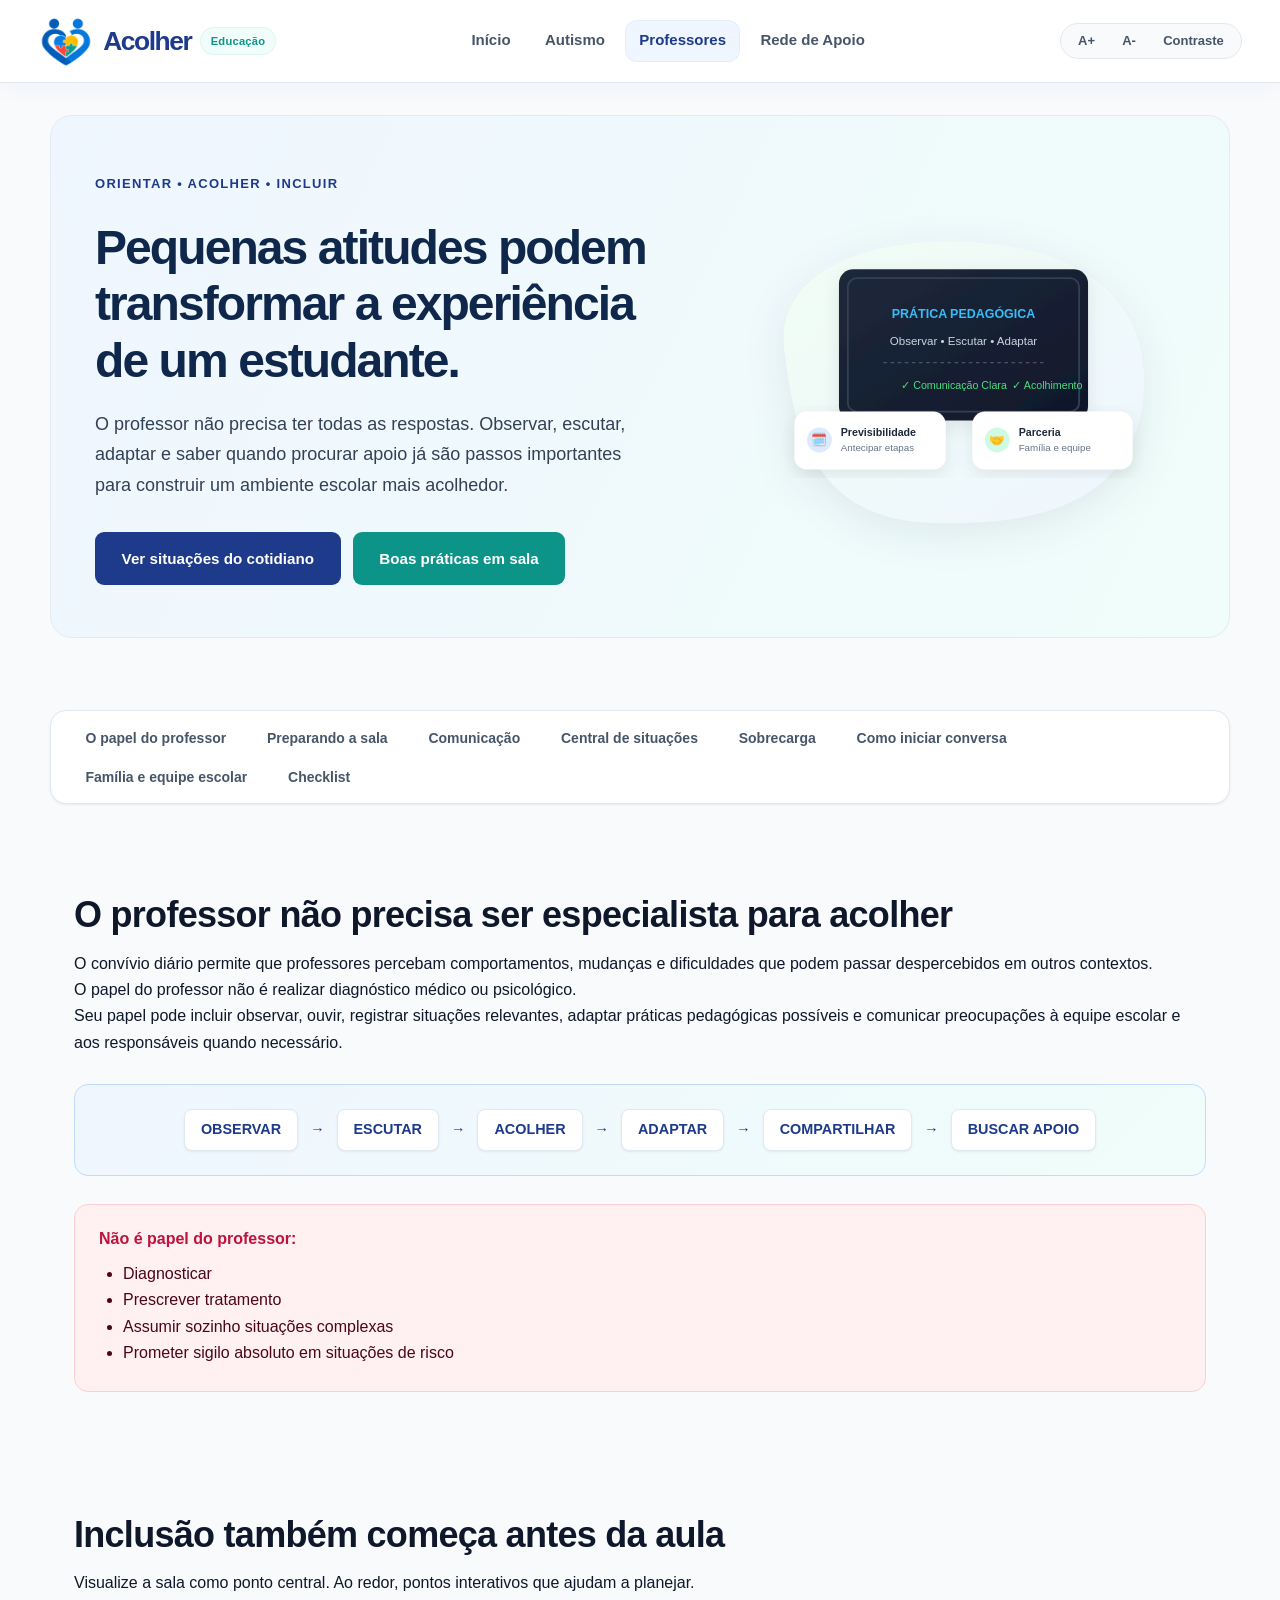
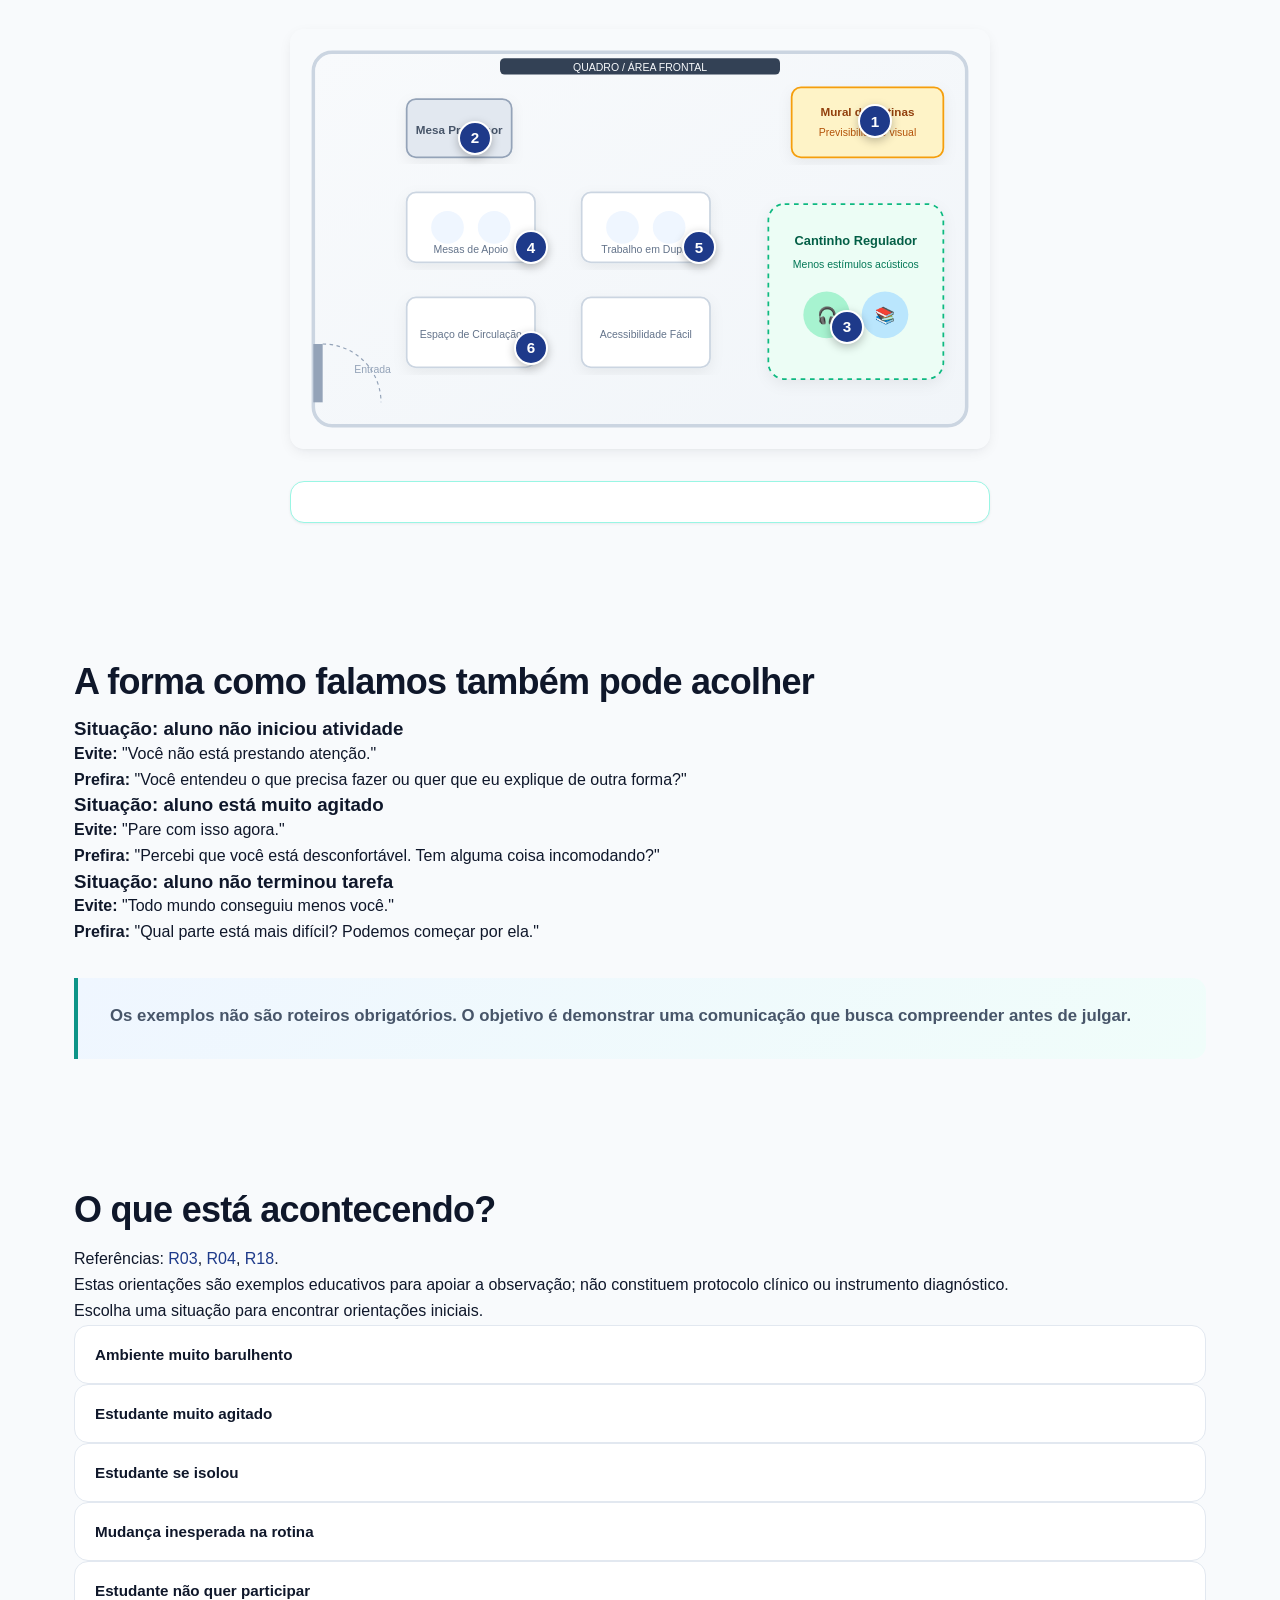
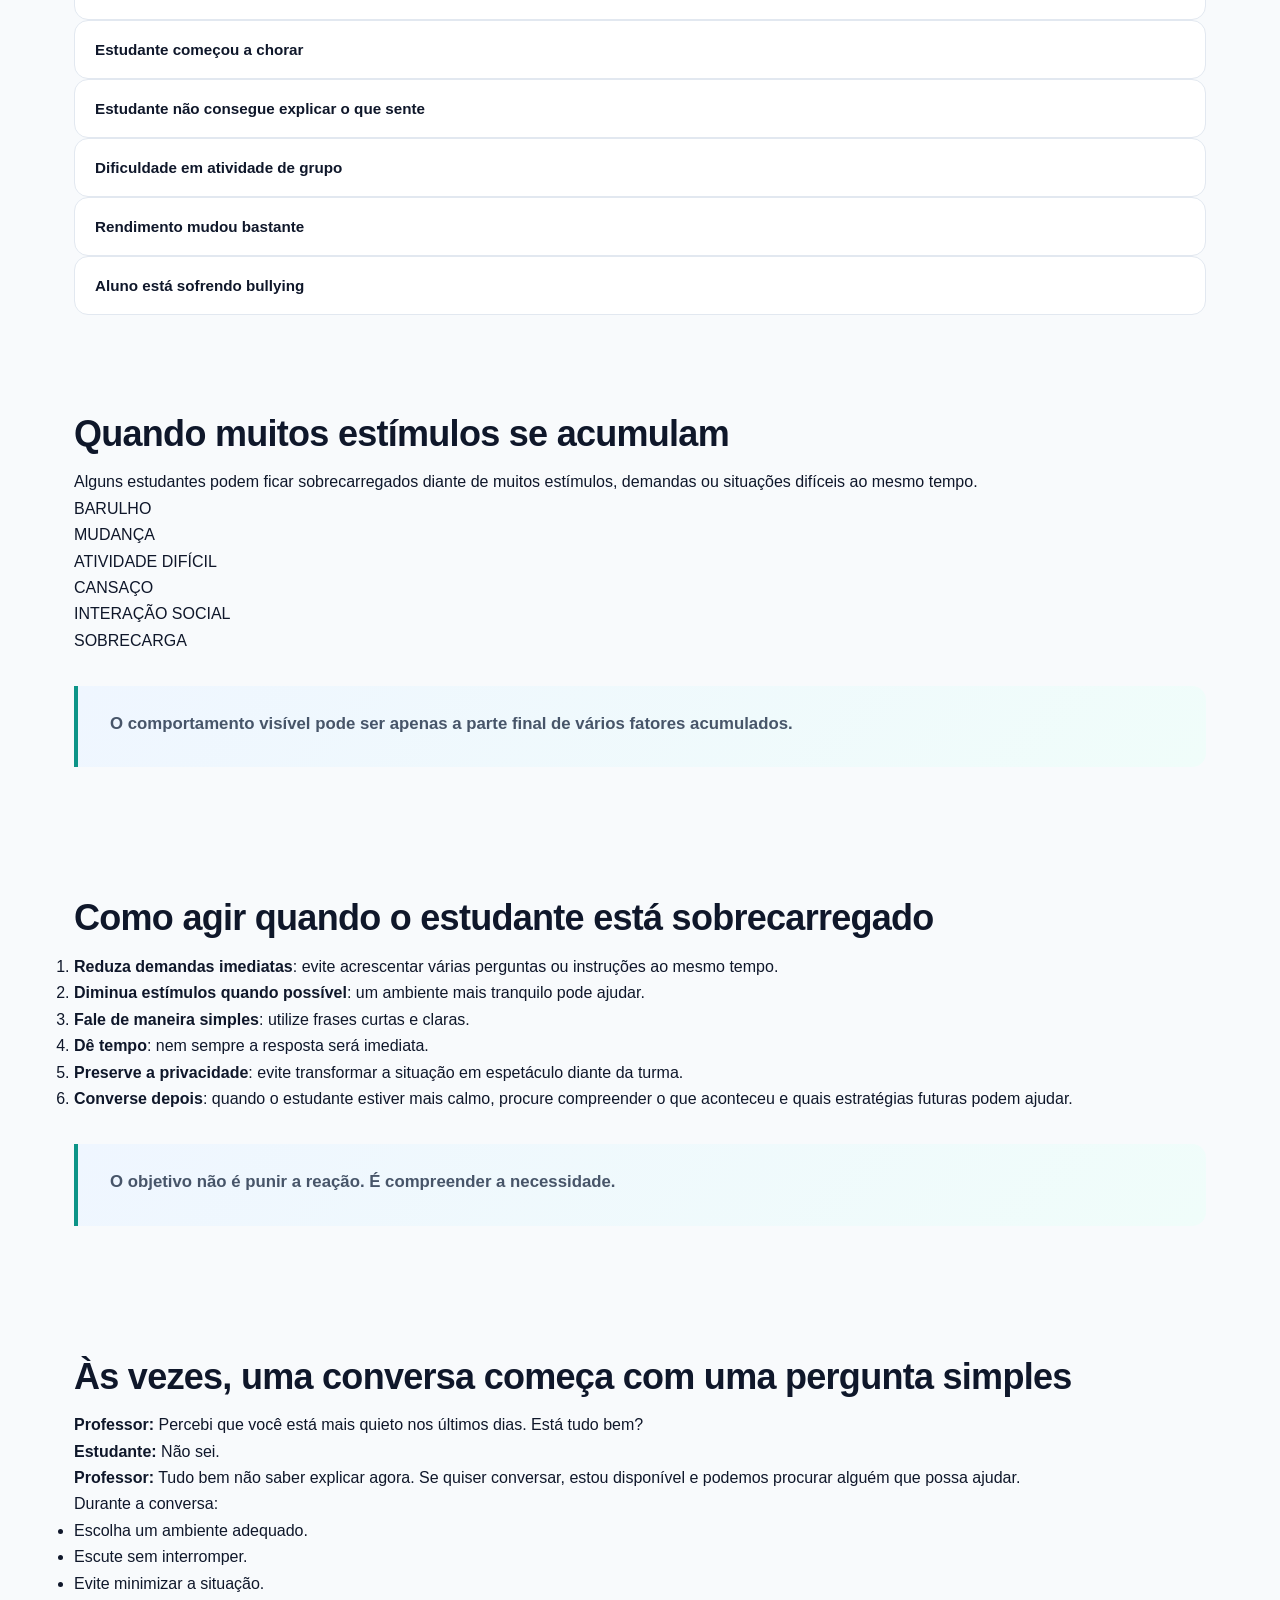
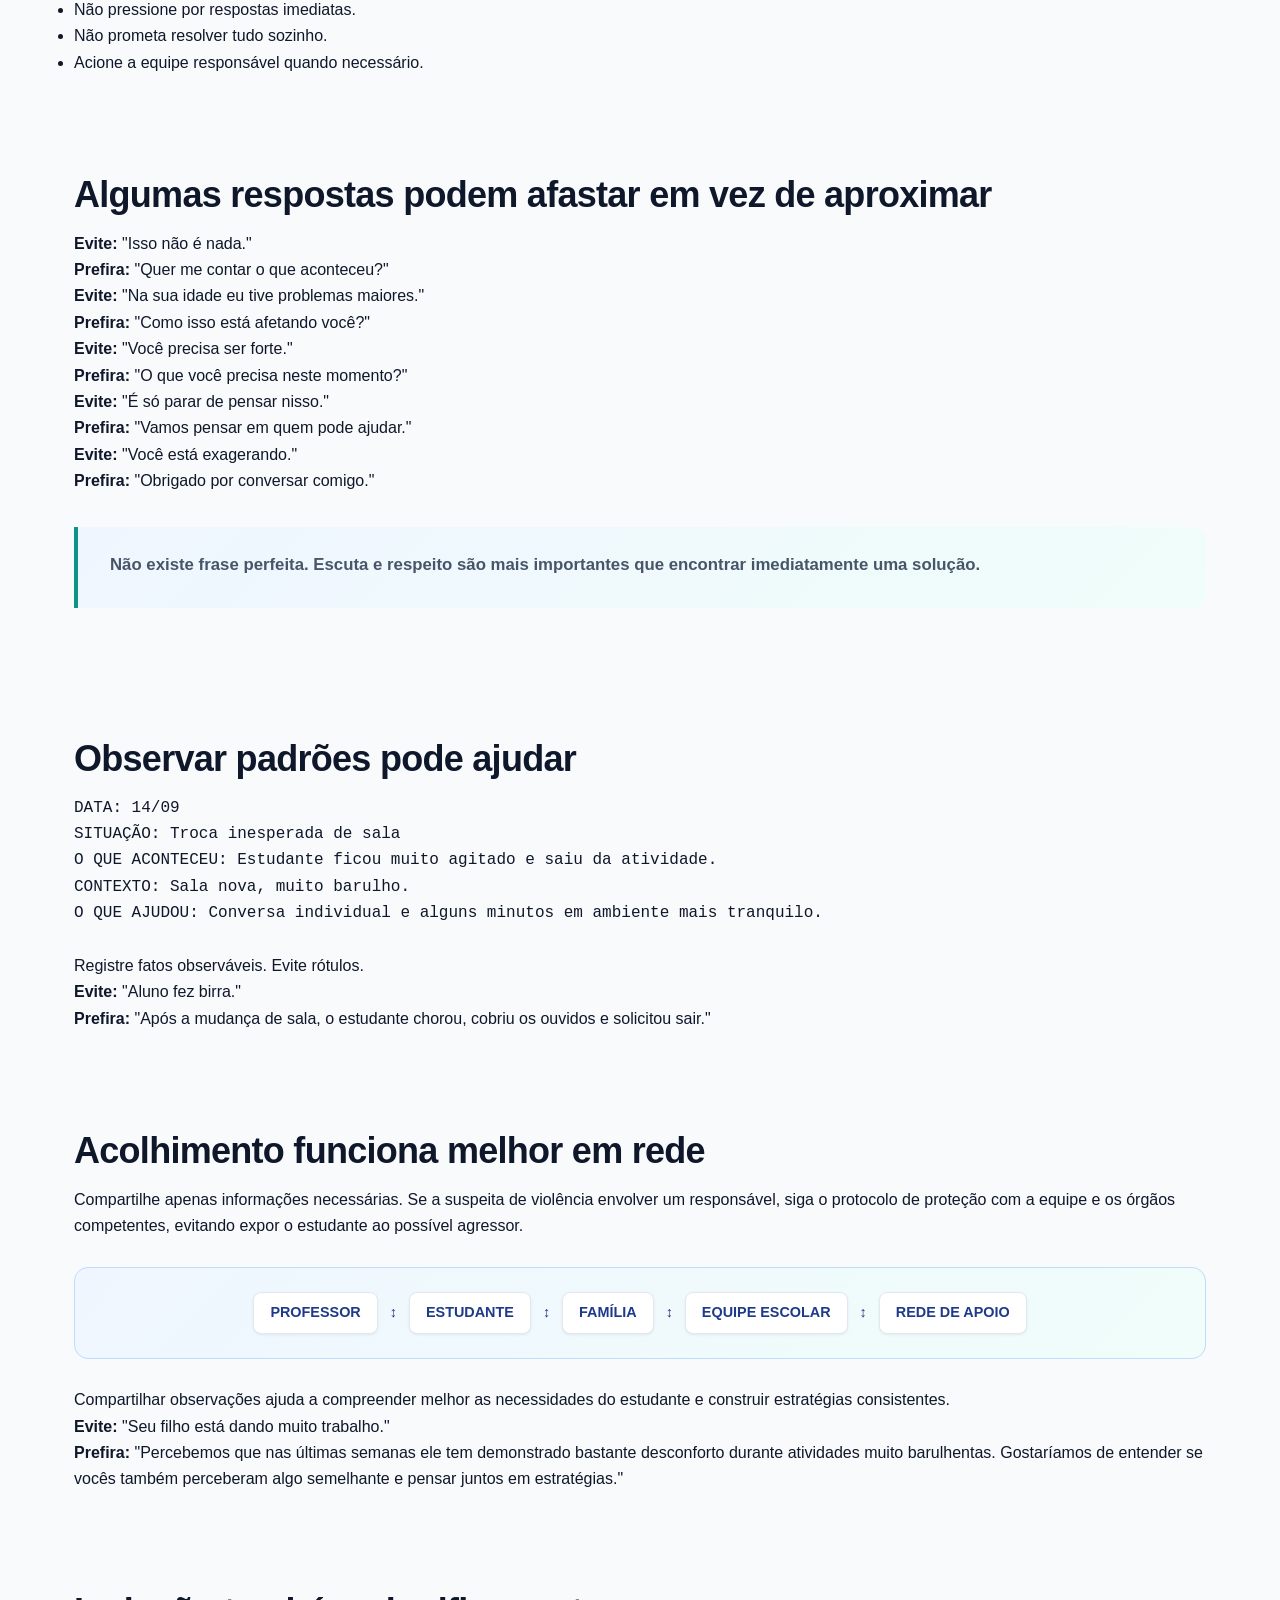
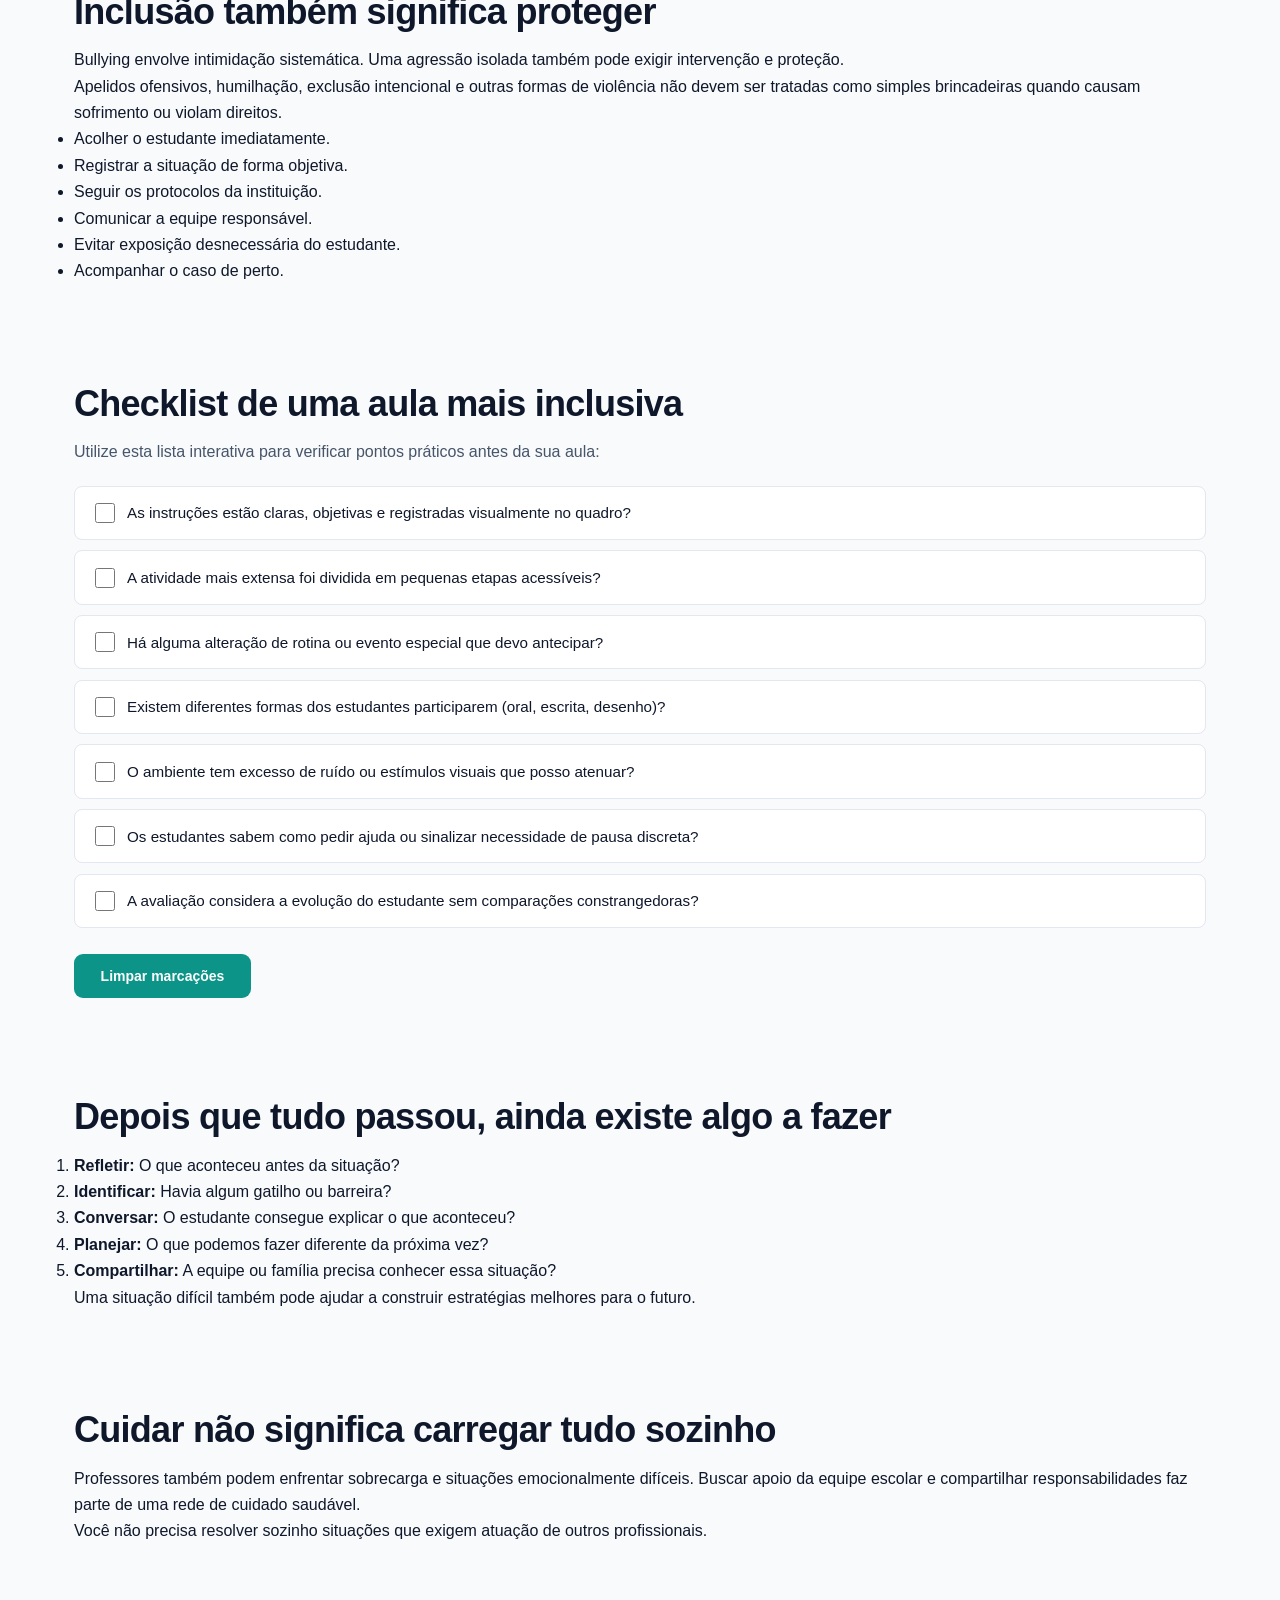
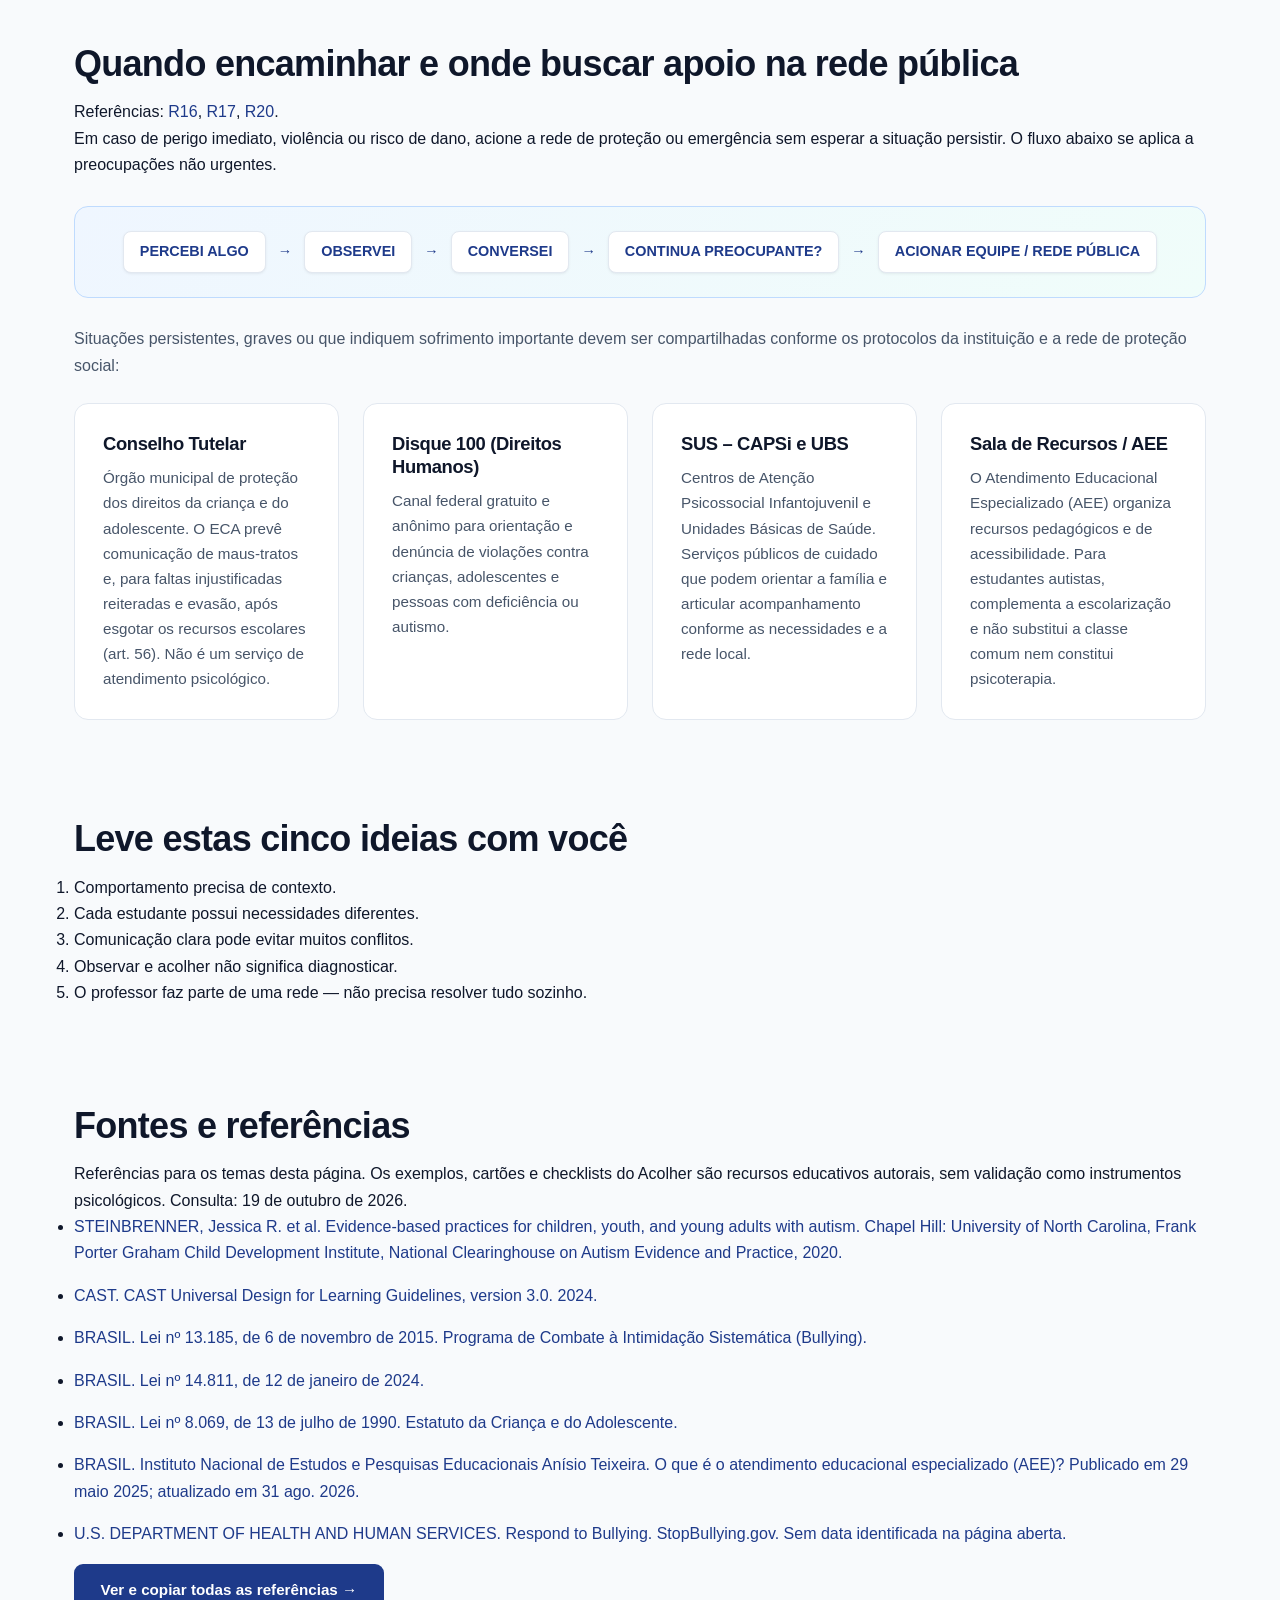
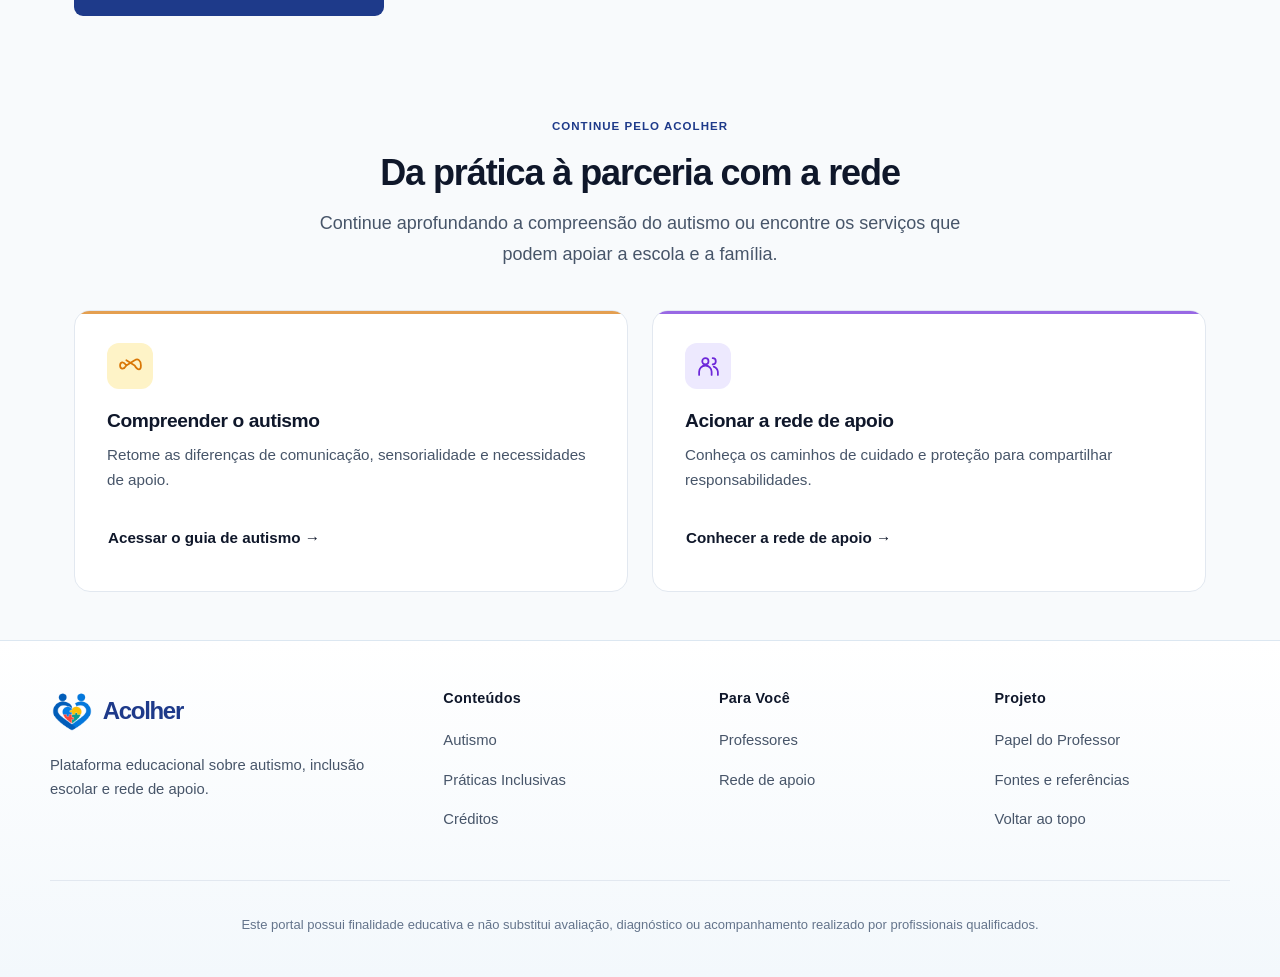
<file: professores.html>
<!DOCTYPE html>
<html lang="pt-BR">
<head>
  <meta charset="UTF-8" />
  <meta name="viewport" content="width=device-width, initial-scale=1.0" />
  <title>Professores – Acolher</title>
  <meta http-equiv="Content-Security-Policy" content="default-src 'self'; script-src 'self' 'unsafe-inline'; style-src 'self' 'unsafe-inline' https://fonts.googleapis.com; font-src 'self' https://fonts.gstatic.com data:; img-src 'self' data: https:; connect-src 'self'; frame-src 'none';" />
  <meta http-equiv="X-Content-Type-Options" content="nosniff" />
  <meta http-equiv="Referrer-Policy" content="strict-origin-when-cross-origin" />
  <link rel="stylesheet" href="assets/css/design.css" />
  <link rel="stylesheet" href="assets/css/style.css" />
  <link rel="icon" type="image/png" sizes="256x256" href="assets/img/acolher-simbolo.png" />
  <link rel="apple-touch-icon" sizes="180x180" href="assets/img/acolher-apple-touch.png" />
  <link rel="shortcut icon" href="favicon.ico?v=acolher-2" />
  <link rel="preconnect" href="https://fonts.googleapis.com">
  <link rel="preconnect" href="https://fonts.gstatic.com" crossorigin>
  <link href="https://fonts.googleapis.com/css2?family=Inter:wght@400;500;600;700;800&display=swap" rel="stylesheet">
  <link rel="stylesheet" href="assets/css/refinements.css" />
</head>
<body>
  <!-- Header Principal com Navegação e Acessibilidade -->
  <header class="site-header" role="banner">
    <div class="logo-wrapper">
      <a href="index.html" class="logo" aria-label="Acolher - Página inicial">
        <img class="brand-symbol" src="assets/img/acolher-simbolo.png" alt="" width="56" height="56" />
        <strong class="brand-name">Acolher</strong>
        <span class="brand-tag">Educação</span>
      </a>
    </div>

    <nav aria-label="Menu principal">
      <ul class="nav-list">
        <li><a href="index.html" class="nav-link">Início</a></li>
        <li><a href="autismo.html" class="nav-link">Autismo</a></li>
        <li><a href="professores.html" class="nav-link active" aria-current="page">Professores</a></li>
        <li><a href="index.html#rede-apoio" class="nav-link">Rede de Apoio</a></li>
      </ul>
    </nav>

    <div class="accessibility-toolbar" aria-label="Barra de ferramentas de acessibilidade">
      <button id="increase-text" aria-label="Aumentar tamanho da fonte" title="Aumentar fonte">A+</button>
      <button id="decrease-text" aria-label="Diminuir tamanho da fonte" title="Diminuir fonte">A-</button>
      <button id="toggle-contrast" aria-label="Alternar modo de alto contraste" title="Alto contraste">Contraste</button>
    </div>
  </header>

  <!-- Hero specific for Professores -->
  <section class="hero hero-professor" id="hero-professor">
    <div class="hero-text">
      <p class="subtitle">ORIENTAR • ACOLHER • INCLUIR</p>
      <h1>Pequenas atitudes podem transformar a experiência de um estudante.</h1>
      <p class="description">O professor não precisa ter todas as respostas. Observar, escutar, adaptar e saber quando procurar apoio já são passos importantes para construir um ambiente escolar mais acolhedor.</p>
      <div class="hero-buttons">
        <a href="#situacoes" class="btn primary">Ver situações do cotidiano</a>
        <a href="#boas-praticas" class="btn secondary">Boas práticas em sala</a>
      </div>
    </div>
    <div class="hero-illustration" aria-hidden="true">
      <img src="assets/img/professor-hero.svg" alt="Ilustração de professor e estudantes em ambiente inclusivo" />
    </div>
  </section>

  <!-- In‑page navigation -->
  <nav class="page-nav" aria-label="Navegação interna da página Professores">
    <ul>
      <li><a href="#papel-do-professor">O papel do professor</a></li>
      <li><a href="#preparando-sala">Preparando a sala</a></li>
      <li><a href="#comunicacao">Comunicação</a></li>
      <li><a href="#situacoes">Central de situações</a></li>
      <li><a href="#sobrecarga">Sobrecarga</a></li>
      <li><a href="#conversando">Como iniciar conversa</a></li>
      <li><a href="#familia-equipe">Família e equipe escolar</a></li>
      <li><a href="#checklist">Checklist</a></li>
    </ul>
  </nav>

  <!-- 1. O PAPEL DO PROFESSOR -->
  <section class="section" id="papel-do-professor">
    <h2>O professor não precisa ser especialista para acolher</h2>
    <p>O convívio diário permite que professores percebam comportamentos, mudanças e dificuldades que podem passar despercebidos em outros contextos.</p>
    <p>O papel do professor não é realizar diagnóstico médico ou psicológico.</p>
    <p>Seu papel pode incluir observar, ouvir, registrar situações relevantes, adaptar práticas pedagógicas possíveis e comunicar preocupações à equipe escolar e aos responsáveis quando necessário.</p>
    <div class="flow-diagram">
      <span>OBSERVAR</span> → <span>ESCUTAR</span> → <span>ACOLHER</span> → <span>ADAPTAR</span> → <span>COMPARTILHAR</span> → <span>BUSCAR APOIO</span>
    </div>
    <div class="not-professor">
      <h4>Não é papel do professor:</h4>
      <ul>
        <li>Diagnosticar</li>
        <li>Prescrever tratamento</li>
        <li>Assumir sozinho situações complexas</li>
        <li>Prometer sigilo absoluto em situações de risco</li>
      </ul>
    </div>
  </section>

  <!-- 2. PREPARANDO UMA SALA MAIS ACOLHEDORA (BOAS PRÁTICAS) -->
  <section class="section" id="boas-praticas">
    <a id="preparando-sala" style="position:relative;top:-80px;visibility:hidden;display:block;"></a>
    <h2>Inclusão também começa antes da aula</h2>
    <p>Visualize a sala como ponto central. Ao redor, pontos interativos que ajudam a planejar.</p>
    <div class="room-visual">
      <img src="assets/img/sala.svg" alt="Representação simplificada de uma sala de aula" class="room-image" />
      <div class="room-points">
        <button class="room-point" data-id="rotina" aria-label="Rotina">1</button>
        <button class="room-point" data-id="instrucao" aria-label="Instruções">2</button>
        <button class="room-point" data-id="ambiente" aria-label="Ambiente">3</button>
        <button class="room-point" data-id="participacao" aria-label="Participação">4</button>
        <button class="room-point" data-id="mudancas" aria-label="Mudanças">5</button>
        <button class="room-point" data-id="apoio" aria-label="Apoio">6</button>
      </div>
    </div>
    <aside class="room-info" id="room-info">
      <!-- Content will be filled by JS when a point is clicked -->
    </aside>
  </section>

  <!-- 3. COMUNICAÇÃO -->
  <section class="section" id="comunicacao">
    <h2>A forma como falamos também pode acolher</h2>
    <div class="compare-grid">
      <div class="compare-item">
        <h3>Situação: aluno não iniciou atividade</h3>
        <p><strong>Evite:</strong> "Você não está prestando atenção."</p>
        <p><strong>Prefira:</strong> "Você entendeu o que precisa fazer ou quer que eu explique de outra forma?"</p>
      </div>
      <div class="compare-item">
        <h3>Situação: aluno está muito agitado</h3>
        <p><strong>Evite:</strong> "Pare com isso agora."</p>
        <p><strong>Prefira:</strong> "Percebi que você está desconfortável. Tem alguma coisa incomodando?"</p>
      </div>
      <div class="compare-item">
        <h3>Situação: aluno não terminou tarefa</h3>
        <p><strong>Evite:</strong> "Todo mundo conseguiu menos você."</p>
        <p><strong>Prefira:</strong> "Qual parte está mais difícil? Podemos começar por ela."</p>
      </div>
    </div>
    <blockquote class="highlight">
      <p>Os exemplos não são roteiros obrigatórios. O objetivo é demonstrar uma comunicação que busca compreender antes de julgar.</p>
    </blockquote>
  </section>

  <!-- 4. CENTRAL DE SITUAÇÕES -->
  <section class="section" id="situacoes">
    <h2>O que está acontecendo?</h2><p class="content-note">Referências: <a href="referencias.html#R03">R03</a>, <a href="referencias.html#R04">R04</a>, <a href="referencias.html#R18">R18</a>.</p>
<p class="content-note">Estas orientações são exemplos educativos para apoiar a observação; não constituem protocolo clínico ou instrumento diagnóstico.</p>
    <p>Escolha uma situação para encontrar orientações iniciais.</p>
    <div class="situations-grid">
      <button class="situation-card" data-id="barulho">Ambiente muito barulhento</button>
      <button class="situation-card" data-id="agitado">Estudante muito agitado</button>
      <button class="situation-card" data-id="isolado">Estudante se isolou</button>
      <button class="situation-card" data-id="mudanca">Mudança inesperada na rotina</button>
      <button class="situation-card" data-id="naoparticipa">Estudante não quer participar</button>
      <button class="situation-card" data-id="chorou">Estudante começou a chorar</button>
      <button class="situation-card" data-id="naoexplica">Estudante não consegue explicar o que sente</button>
      <button class="situation-card" data-id="grupo">Dificuldade em atividade de grupo</button>
      <button class="situation-card" data-id="rendimento">Rendimento mudou bastante</button>
      <button class="situation-card" data-id="bullying">Aluno está sofrendo bullying</button>
    </div>
    <div class="situation-detail" id="situation-detail">
      <!-- Details populated via JS -->
    </div>
  </section>

  <!-- 5. MODELO PARA AS SITUAÇÕES (template for JS) -->
  <template id="situation-template">
    <div class="situation-content">
      <h3 class="situation-title"></h3>
      <div class="situation-parts">
        <section class="part">
          <h4>O que observar</h4>
          <ul class="obs-list"></ul>
        </section>
        <section class="part">
          <h4>O que pode ajudar</h4>
          <ul class="ajuda-list"></ul>
        </section>
        <section class="part">
          <h4>O que evitar</h4>
          <ul class="evitar-list"></ul>
        </section>
        <section class="part">
          <h4>Quando buscar apoio</h4>
          <p class="apoio-text"></p>
        </section>
      </div>
    </div>
  </template>

  <!-- 6. SOBRECARGA -->
  <section class="section" id="sobrecarga">
    <h2>Quando muitos estímulos se acumulam</h2>
    <p>Alguns estudantes podem ficar sobrecarregados diante de muitos estímulos, demandas ou situações difíceis ao mesmo tempo.</p>
    <div class="overload-diagram">
      <div class="stimuli">BARULHO</div>
      <div class="stimuli">MUDANÇA</div>
      <div class="stimuli">ATIVIDADE DIFÍCIL</div>
      <div class="stimuli">CANSAÇO</div>
      <div class="stimuli">INTERAÇÃO SOCIAL</div>
      <div class="result">SOBRECARGA</div>
    </div>
    <blockquote class="highlight">
      <p>O comportamento visível pode ser apenas a parte final de vários fatores acumulados.</p>
    </blockquote>
  </section>

  <!-- 7. QUANDO O ESTUDANTE ESTÁ SOBRECARREGADO -->
  <section class="section" id="sobrecarga-acao">
    <h2>Como agir quando o estudante está sobrecarregado</h2>
    <ol class="step-list">
      <li><strong>Reduza demandas imediatas</strong>: evite acrescentar várias perguntas ou instruções ao mesmo tempo.</li>
      <li><strong>Diminua estímulos quando possível</strong>: um ambiente mais tranquilo pode ajudar.</li>
      <li><strong>Fale de maneira simples</strong>: utilize frases curtas e claras.</li>
      <li><strong>Dê tempo</strong>: nem sempre a resposta será imediata.</li>
      <li><strong>Preserve a privacidade</strong>: evite transformar a situação em espetáculo diante da turma.</li>
      <li><strong>Converse depois</strong>: quando o estudante estiver mais calmo, procure compreender o que aconteceu e quais estratégias futuras podem ajudar.</li>
    </ol>
    <blockquote class="highlight">
      <p>O objetivo não é punir a reação. É compreender a necessidade.</p>
    </blockquote>
  </section>

  <!-- 9. COMO INICIAR UMA CONVERSA -->
  <section class="section" id="conversando">
    <h2>Às vezes, uma conversa começa com uma pergunta simples</h2>
    <div class="dialogue-example">
      <p><strong>Professor:</strong> Percebi que você está mais quieto nos últimos dias. Está tudo bem?</p>
      <p><strong>Estudante:</strong> Não sei.</p>
      <p><strong>Professor:</strong> Tudo bem não saber explicar agora. Se quiser conversar, estou disponível e podemos procurar alguém que possa ajudar.</p>
    </div>
    <p>Durante a conversa:</p>
    <ul>
      <li>Escolha um ambiente adequado.</li>
      <li>Escute sem interromper.</li>
      <li>Evite minimizar a situação.</li>
      <li>Não pressione por respostas imediatas.</li>
      <li>Não prometa resolver tudo sozinho.</li>
      <li>Acione a equipe responsável quando necessário.</li>
    </ul>
  </section>

  <!-- 10. FRASES QUE PODEM FECHAR A CONVERSA -->
  <section class="section" id="fechar-conversa">
    <h2>Algumas respostas podem afastar em vez de aproximar</h2>
    <div class="compare-grid">
      <div class="compare-item">
        <p><strong>Evite:</strong> "Isso não é nada."</p>
        <p><strong>Prefira:</strong> "Quer me contar o que aconteceu?"</p>
      </div>
      <div class="compare-item">
        <p><strong>Evite:</strong> "Na sua idade eu tive problemas maiores."</p>
        <p><strong>Prefira:</strong> "Como isso está afetando você?"</p>
      </div>
      <div class="compare-item">
        <p><strong>Evite:</strong> "Você precisa ser forte."</p>
        <p><strong>Prefira:</strong> "O que você precisa neste momento?"</p>
      </div>
      <div class="compare-item">
        <p><strong>Evite:</strong> "É só parar de pensar nisso."</p>
        <p><strong>Prefira:</strong> "Vamos pensar em quem pode ajudar."</p>
      </div>
      <div class="compare-item">
        <p><strong>Evite:</strong> "Você está exagerando."</p>
        <p><strong>Prefira:</strong> "Obrigado por conversar comigo."</p>
      </div>
    </div>
    <blockquote class="highlight">
      <p>Não existe frase perfeita. Escuta e respeito são mais importantes que encontrar imediatamente uma solução.</p>
    </blockquote>
  </section>

  <!-- 11. REGISTRAR PARA COMPREENDER -->
  <section class="section" id="registrar">
    <h2>Observar padrões pode ajudar</h2>
    <pre class="record-example">
DATA: 14/09
SITUAÇÃO: Troca inesperada de sala
O QUE ACONTECEU: Estudante ficou muito agitado e saiu da atividade.
CONTEXTO: Sala nova, muito barulho.
O QUE AJUDOU: Conversa individual e alguns minutos em ambiente mais tranquilo.
    </pre>
    <p>Registre fatos observáveis. Evite rótulos.</p>
    <p><strong>Evite:</strong> "Aluno fez birra."</p>
    <p><strong>Prefira:</strong> "Após a mudança de sala, o estudante chorou, cobriu os ouvidos e solicitou sair."</p>
  </section>

  <!-- 12. FAMÍLIA E EQUIPE ESCOLAR -->
  <section class="section" id="familia-equipe">
    <h2>Acolhimento funciona melhor em rede</h2>
<p class="content-note">Compartilhe apenas informações necessárias. Se a suspeita de violência envolver um responsável, siga o protocolo de proteção com a equipe e os órgãos competentes, evitando expor o estudante ao possível agressor.</p>
    <div class="flow-diagram">
      <span>PROFESSOR</span> ↕ <span>ESTUDANTE</span> ↕ <span>FAMÍLIA</span> ↕ <span>EQUIPE ESCOLAR</span> ↕ <span>REDE DE APOIO</span>
    </div>
    <p>Compartilhar observações ajuda a compreender melhor as necessidades do estudante e construir estratégias consistentes.</p>
    <p><strong>Evite:</strong> "Seu filho está dando muito trabalho."</p>
    <p><strong>Prefira:</strong> "Percebemos que nas últimas semanas ele tem demonstrado bastante desconforto durante atividades muito barulhentas. Gostaríamos de entender se vocês também perceberam algo semelhante e pensar juntos em estratégias."</p>
  </section>

  <!-- 13. BULLYING E EXCLUSÃO -->
  <section class="section" id="bullying">
    <h2>Inclusão também significa proteger</h2>
<p class="content-note">Bullying envolve intimidação sistemática. Uma agressão isolada também pode exigir intervenção e proteção.</p>
    <p>Apelidos ofensivos, humilhação, exclusão intencional e outras formas de violência não devem ser tratadas como simples brincadeiras quando causam sofrimento ou violam direitos.</p>
    <ul>
      <li>Acolher o estudante imediatamente.</li>
      <li>Registrar a situação de forma objetiva.</li>
      <li>Seguir os protocolos da instituição.</li>
      <li>Comunicar a equipe responsável.</li>
      <li>Evitar exposição desnecessária do estudante.</li>
      <li>Acompanhar o caso de perto.</li>
    </ul>
  </section>

  <!-- 14. CHECKLIST ANTES DA AULA -->
  <section class="section" id="checklist">
    <h2>Checklist de uma aula mais inclusiva</h2>
    <p style="color:var(--text-muted); margin-bottom:1.25rem;">
      Utilize esta lista interativa para verificar pontos práticos antes da sua aula:
    </p>
    <ul class="checklist interactive-checklist" id="teacher-checklist">
      <li><label style="display:flex;align-items:center;gap:0.75rem;cursor:pointer;width:100%;"><input type="checkbox"> As instruções estão claras, objetivas e registradas visualmente no quadro?</label></li>
      <li><label style="display:flex;align-items:center;gap:0.75rem;cursor:pointer;width:100%;"><input type="checkbox"> A atividade mais extensa foi dividida em pequenas etapas acessíveis?</label></li>
      <li><label style="display:flex;align-items:center;gap:0.75rem;cursor:pointer;width:100%;"><input type="checkbox"> Há alguma alteração de rotina ou evento especial que devo antecipar?</label></li>
      <li><label style="display:flex;align-items:center;gap:0.75rem;cursor:pointer;width:100%;"><input type="checkbox"> Existem diferentes formas dos estudantes participarem (oral, escrita, desenho)?</label></li>
      <li><label style="display:flex;align-items:center;gap:0.75rem;cursor:pointer;width:100%;"><input type="checkbox"> O ambiente tem excesso de ruído ou estímulos visuais que posso atenuar?</label></li>
      <li><label style="display:flex;align-items:center;gap:0.75rem;cursor:pointer;width:100%;"><input type="checkbox"> Os estudantes sabem como pedir ajuda ou sinalizar necessidade de pausa discreta?</label></li>
      <li><label style="display:flex;align-items:center;gap:0.75rem;cursor:pointer;width:100%;"><input type="checkbox"> A avaliação considera a evolução do estudante sem comparações constrangedoras?</label></li>
    </ul>
    <button id="reset-checklist" class="btn secondary" style="margin-top:1rem; font-size:0.875rem;">Limpar marcações</button>
  </section>

  <!-- 15. DEPOIS DE UMA SITUAÇÃO DIFÍCIL -->
  <section class="section" id="apos-situacao">
    <h2>Depois que tudo passou, ainda existe algo a fazer</h2>
    <ol>
      <li><strong>Refletir:</strong> O que aconteceu antes da situação?</li>
      <li><strong>Identificar:</strong> Havia algum gatilho ou barreira?</li>
      <li><strong>Conversar:</strong> O estudante consegue explicar o que aconteceu?</li>
      <li><strong>Planejar:</strong> O que podemos fazer diferente da próxima vez?</li>
      <li><strong>Compartilhar:</strong> A equipe ou família precisa conhecer essa situação?</li>
    </ol>
    <p>Uma situação difícil também pode ajudar a construir estratégias melhores para o futuro.</p>
  </section>

  <!-- 16. O PROFESSOR TAMBÉM PRECISA DE APOIO -->
  <section class="section" id="apoio-professor">
    <h2>Cuidar não significa carregar tudo sozinho</h2>
    <p>Professores também podem enfrentar sobrecarga e situações emocionalmente difíceis. Buscar apoio da equipe escolar e compartilhar responsabilidades faz parte de uma rede de cuidado saudável.</p>
    <p>Você não precisa resolver sozinho situações que exigem atuação de outros profissionais.</p>
  </section>

  <!-- 17. QUANDO ENCAMINHAR E CANAIS PÚBLICOS -->
  <section class="section" id="encaminhar">
    <h2>Quando encaminhar e onde buscar apoio na rede pública</h2><p class="content-note">Referências: <a href="referencias.html#R16">R16</a>, <a href="referencias.html#R17">R17</a>, <a href="referencias.html#R20">R20</a>.</p>
<p class="content-note">Em caso de perigo imediato, violência ou risco de dano, acione a rede de proteção ou emergência sem esperar a situação persistir. O fluxo abaixo se aplica a preocupações não urgentes.</p>
    <div class="flow-diagram">
      <span>PERCEBI ALGO</span> → <span>OBSERVEI</span> → <span>CONVERSEI</span> → <span>CONTINUA PREOCUPANTE?</span> → <span>ACIONAR EQUIPE / REDE PÚBLICA</span>
    </div>
    <p style="color:var(--text-muted); margin-bottom:1.5rem;">
      Situações persistentes, graves ou que indiquem sofrimento importante devem ser compartilhadas conforme os protocolos da instituição e a rede de proteção social:
    </p>

    <div class="cards-grid small">
      <article class="card small">
        <h4>Conselho Tutelar</h4>
        <p>Órgão municipal de proteção dos direitos da criança e do adolescente. O ECA prevê comunicação de maus-tratos e, para faltas injustificadas reiteradas e evasão, após esgotar os recursos escolares (art. 56). Não é um serviço de atendimento psicológico.</p>
      </article>
      <article class="card small">
        <h4>Disque 100 (Direitos Humanos)</h4>
        <p>Canal federal gratuito e anônimo para orientação e denúncia de violações contra crianças, adolescentes e pessoas com deficiência ou autismo.</p>
      </article>
      <article class="card small">
        <h4>SUS – CAPSi e UBS</h4>
        <p>Centros de Atenção Psicossocial Infantojuvenil e Unidades Básicas de Saúde. Serviços públicos de cuidado que podem orientar a família e articular acompanhamento conforme as necessidades e a rede local.</p>
      </article>
      <article class="card small">
        <h4>Sala de Recursos / AEE</h4>
        <p>O Atendimento Educacional Especializado (AEE) organiza recursos pedagógicos e de acessibilidade. Para estudantes autistas, complementa a escolarização e não substitui a classe comum nem constitui psicoterapia.</p>
      </article>
    </div>
  </section>

  <!-- 18. RESUMO FINAL -->
  <section class="section" id="resumo">
    <h2>Leve estas cinco ideias com você</h2>
    <ol>
      <li>Comportamento precisa de contexto.</li>
      <li>Cada estudante possui necessidades diferentes.</li>
      <li>Comunicação clara pode evitar muitos conflitos.</li>
      <li>Observar e acolher não significa diagnosticar.</li>
      <li>O professor faz parte de uma rede — não precisa resolver tudo sozinho.</li>
    </ol>
  </section>

  <!-- 19. FONTES -->
  <section class="section" id="fontes"><h2>Fontes e referências</h2><p>Referências para os temas desta página. Os exemplos, cartões e checklists do Acolher são recursos educativos autorais, sem validação como instrumentos psicológicos. Consulta: 19 de outubro de 2026.</p><ul><li style="margin-bottom:1rem"><a href="referencias.html#R03">STEINBRENNER, Jessica R. et al. Evidence-based practices for children, youth, and young adults with autism. Chapel Hill: University of North Carolina, Frank Porter Graham Child Development Institute, National Clearinghouse on Autism Evidence and Practice, 2020.</a></li><li style="margin-bottom:1rem"><a href="referencias.html#R04">CAST. CAST Universal Design for Learning Guidelines, version 3.0. 2024.</a></li><li style="margin-bottom:1rem"><a href="referencias.html#R13">BRASIL. Lei nº 13.185, de 6 de novembro de 2015. Programa de Combate à Intimidação Sistemática (Bullying).</a></li><li style="margin-bottom:1rem"><a href="referencias.html#R14">BRASIL. Lei nº 14.811, de 12 de janeiro de 2024.</a></li><li style="margin-bottom:1rem"><a href="referencias.html#R16">BRASIL. Lei nº 8.069, de 13 de julho de 1990. Estatuto da Criança e do Adolescente.</a></li><li style="margin-bottom:1rem"><a href="referencias.html#R17">BRASIL. Instituto Nacional de Estudos e Pesquisas Educacionais Anísio Teixeira. O que é o atendimento educacional especializado (AEE)? Publicado em 29 maio 2025; atualizado em 31 ago. 2026.</a></li><li style="margin-bottom:1rem"><a href="referencias.html#R18">U.S. DEPARTMENT OF HEALTH AND HUMAN SERVICES. Respond to Bullying. StopBullying.gov. Sem data identificada na página aberta.</a></li></ul><p><a class="btn primary" href="referencias.html">Ver e copiar todas as referências →</a></p></section>


  <section class="section continuation" aria-labelledby="continuar-titulo">
    <div class="section-header">
      <span class="section-badge">Continue pelo Acolher</span>
      <h2 id="continuar-titulo">Da prática à parceria com a rede</h2>
      <p class="section-description">Continue aprofundando a compreensão do autismo ou encontre os serviços que podem apoiar a escola e a família.</p>
    </div>
    <div class="audience-grid">
        <article class="audience-card amber">
          <div class="icon-box" aria-hidden="true"><svg viewBox="0 0 24 24" fill="none" stroke="currentColor" stroke-width="1.7" stroke-linecap="round" stroke-linejoin="round" focusable="false"><path d="M8 12c-3-5-6-3-6 0s3 5 6 0l8-5c3-2 6 0 6 5s-3 5-6 0L8 7"/></svg></div>
          <h3>Compreender o autismo</h3>
          <p>Retome as diferenças de comunicação, sensorialidade e necessidades de apoio.</p>
          <a href="autismo.html" class="btn outline">Acessar o guia de autismo →</a>
        </article>
        <article class="audience-card purple">
          <div class="icon-box" aria-hidden="true"><svg viewBox="0 0 24 24" fill="none" stroke="currentColor" stroke-width="1.7" stroke-linecap="round" stroke-linejoin="round" focusable="false"><circle cx="9" cy="8" r="3"/><path d="M3 21v-3a6 6 0 0 1 12 0v3M16 5a3 3 0 0 1 0 6M21 21v-3a6 6 0 0 0-4-5"/></svg></div>
          <h3>Acionar a rede de apoio</h3>
          <p>Conheça os caminhos de cuidado e proteção para compartilhar responsabilidades.</p>
          <a href="index.html#rede-apoio" class="btn outline">Conhecer a rede de apoio →</a>
        </article>
    </div>
  </section>
  <footer class="site-footer" aria-label="Rodapé">
    <div class="footer-grid">
      <div class="footer-section">
        <a href="index.html" class="logo footer-brand" aria-label="Acolher - Página inicial"><img class="brand-symbol" src="assets/img/acolher-simbolo.png" alt="" width="56" height="56" />
        <strong class="brand-name">Acolher</strong>
        <span class="brand-tag">Educação</span></a>
        <p>Plataforma educacional sobre autismo, inclusão escolar e rede de apoio.</p>
      </div>
      <div class="footer-section">
        <h3>Conteúdos</h3>
        <ul>
          <li><a href="autismo.html">Autismo</a></li>
          <li><a href="professores.html">Práticas Inclusivas</a></li>
          <li><a href="index.html#creditos">Créditos</a></li>
        </ul>
      </div>
      <div class="footer-section">
        <h3>Para Você</h3>
        <ul>
          <li><a href="professores.html">Professores</a></li>
          <li><a href="index.html#rede-apoio">Rede de apoio</a></li>
        </ul>
      </div>
      <div class="footer-section">
        <h3>Projeto</h3>
        <ul>
          <li><a href="#papel-do-professor">Papel do Professor</a></li>
          <li><a href="#fontes">Fontes e referências</a></li>
          <li><a href="#hero-professor">Voltar ao topo</a></li>
        </ul>
      </div>
    </div>
    <p class="footer-disclaimer">Este portal possui finalidade educativa e não substitui avaliação, diagnóstico ou acompanhamento realizado por profissionais qualificados.</p>
  </footer>

  <script src="assets/js/script.js"></script>
  <script>
    // Complete data for all 10 situation cards
    const situationsData = {
      barulho: {
        title: 'Ambiente muito barulhento',
        observar: [
          'Existe algum som específico causando desconforto (sinal, arrastar de cadeiras, conversas)?',
          'O estudante tampa os ouvidos, abaixa a cabeça na carteira ou busca sair da sala?',
          'Isso ocorre com frequência em horários de maior agitação ou transição de aulas?'
        ],
        ajudar: [
          'Permitir que o estudante utilize abafadores de ruído ou fones confortáveis;',
          'Oferecer uma breve pausa em um ambiente mais silencioso (biblioteca, pátio calmo);',
          'Reduzir ruídos desnecessários na sala e fechar janelas/portas quando houver barulho externo;',
          'Combinar previamente um sinal discreto para quando o barulho for excessivo.'
        ],
        evitar: [
          'Obrigar o estudante a suportar o incômodo para "se acostumar";',
          'Ridicularizar o incômodo ou dizer que "não é nada";',
          'Interpretar a reação como falta de vontade ou desrespeito.'
        ],
        apoio: 'Se o incômodo com barulhos for constante, dialogue com a família e a equipe de AEE para avaliar recursos sensoriais adequados.'
      },
      agitado: {
        title: 'Estudante muito agitado ou inquieto',
        observar: [
          'A agitação começou após algum estímulo específico, frustração ou cansaço acumulado?',
          'Há inquietação motora (andar pela sala, tamborilar dedos, balançar o corpo) para autorregulação?',
          'A agitação aumenta quando há tarefas longas ou pouco claras?'
        ],
        ajudar: [
          'Permita pausas para movimento ou descanso conforme a necessidade, sem condicioná-las a realizar tarefas;',
          'Alterne atividades que exigem atenção concentrada com momentos de menor demanda;',
          'Fale em tom de voz calmo e utilize frases curtas e diretas;',
          'Verifique se a postura e a cadeira estão confortáveis.'
        ],
        evitar: [
          'Exigir imobilidade completa com advertências em tom punitivo diante da turma;',
          'Aumentar o volume da sua voz em resposta à agitação dele;',
          'Excluir o estudante de intervalos como forma de castigo.'
        ],
        apoio: 'Se a inquietação persistir e impedir o aprendizado, consulte o orientador pedagógico e a família para entender a rotina de sono e bem-estar do aluno.'
      },
      isolado: {
        title: 'Estudante se isolou ou evita interação',
        observar: [
          'O isolamento ocorre nas aulas, nos intervalos ou em trabalhos coletivos?',
          'O estudante demonstra medo, tristeza, desconforto social ou apenas precisa de recarga energética?',
          'Há sinais de exclusão ativa por parte de outros colegas de turma?'
        ],
        ajudar: [
          'Aproxime-se com tranquilidade sem cobranças ou exigências imediatas;',
          'Ofereça uma tarefa que ele possa realizar individualmente ou em dupla com um colega acolhedor;',
          'Valide a presença do estudante com afeto discreto ("Que bom que você está aqui hoje");',
          'Observe se há interesses específicos que possam aproximá-lo de colegas afins.'
        ],
        evitar: [
          'Forçar exposição diante da turma inteira de forma constrangedora;',
          'Chamar atenção pública sobre a timidez ou silêncio dele;',
          'Ignorar o isolamento quando durar semanas consecutivas.'
        ],
        apoio: 'Estar sozinho, por si só, não indica transtorno. Observe mudanças em relação ao habitual, sofrimento, prejuízo cotidiano ou exclusão e compartilhe a preocupação com a orientação escolar.'
      },
      mudanca: {
        title: 'Mudança inesperada na rotina escolar',
        observar: [
          'Qual foi a alteração na programação habitual (troca de professor, horário, evento externo)?',
          'O estudante demonstrou desorientação, angústia, ansiedade súbita ou rigidez comportamental?',
          'Houve aviso prévio suficiente ou a mudança foi repentina?'
        ],
        ajudar: [
          'Antecipar avisos de mudanças com antecedência sempre que possível;',
          'Apresentar a nova sequência de forma visual (anotar no quadro ou em cartão de rotina);',
          'Explicar o que vai acontecer de forma concisa e tranquilizadora;',
          'Oferecer suporte inicial na transição da nova atividade.'
        ],
        evitar: [
          'Mudar planos sem qualquer comunicação prévia;',
          'Pressionar o estudante para que se adapte instantaneamente;',
          'Minimizar a necessidade de previsibilidade que muitas pessoas com autismo possuem.'
        ],
        apoio: 'Se mudanças causarem desregulação frequente, elabore um cronograma visual semanal em parceria com a equipe pedagógica e a família.'
      },
      naoparticipa: {
        title: 'Estudante não quer participar da atividade',
        observar: [
          'A atividade é individual ou coletiva? O estudante compreendeu o enunciado?',
          'Há medo de errar, medo ou desconforto ao falar em público ou o material é inacessível para ele?',
          'O estudante está sobrecarregado ou cansado no momento?'
        ],
        ajudar: [
          'Divida a tarefa em etapas menores com metas curtas e alcançáveis;',
          'Permita formas alternativas de resposta (por escrito, desenho, apresentação gravada ou em dupla);',
          'Descubra onde começou a dificuldade e faça o primeiro passo junto com o estudante;',
          'Reforce pequenos avanços sem focar apenas no resultado perfeito.'
        ],
        evitar: [
          'Zerar nota ou aplicar advertência sem antes entender o bloqueio;',
          'Rotular o aluno como "desinteressado", "preguiçoso" ou "rebelde";',
          'Cobrar participação forçada que cause humilhação diante dos outros.'
        ],
        apoio: 'Consulte a coordenação pedagógica para analisar se há necessidade de adequação curricular ou apoio pedagógico específico.'
      },
      chorou: {
        title: 'Estudante começou a chorar ou expressar sofrimento',
        observar: [
          'Houve um gatilho imediato (frustração, nota, atrito com colega, dor física, barulho)?',
          'O estudante consegue falar ou está com a respiração ofegante?',
          'Há colegas rindo, apontando ou invadindo o espaço dele?'
        ],
        ajudar: [
          'Preserve a privacidade do estudante conduzindo-o a um espaço mais reservado e seguro;',
          'Permaneça por perto transmitindo segurança: "Está tudo bem, respire no seu ritmo, estou aqui com você";',
          'Se a pessoa quiser e puder beber, ofereça água como conforto. Evite pressionar por explicações; em caso de perigo, acione ajuda imediatamente;',
          'Oriente a turma a seguir a atividade com respeito sem intervenções inoportunas.'
        ],
        evitar: [
          'Dizer "engula o choro", "não chore" ou "não foi nada de mais";',
          'Exigir explicações lógicas imediatas enquanto o estudante estiver desregulado;',
          'Expor a vulnerabilidade do aluno na frente da sala de aula.'
        ],
        apoio: 'Se crises de choro forem recorrentes ou sem gatilho aparente, acione a coordenação para acolhimento e contato respeitoso com a família.'
      },
      naoexplica: {
        title: 'Estudante não consegue explicar o que sente',
        observar: [
          'O estudante demonstra dificuldade para nomear sentimentos ou bloqueio verbal em momentos de estresse?',
          'A linguagem corporal indica dor, tensão, angústia, medo ou necessidade de sair?',
          'O aluno responde melhor por escrita, desenhos ou seleção de imagens?'
        ],
        ajudar: [
          'Diga com empatia: "Tudo bem não saber explicar agora. Você não precisa achar as palavras perfeitas";',
          'Apresente recursos visuais ou opções simples (ex.: "Está doendo algo?", "O barulho incomodou?", "Quer beber água?");',
          'Dê tempo suficiente para a resposta sem pressionar;',
          'Permita que o estudante aponte cartões ilustrativos ou escreva um bilhete.'
        ],
        evitar: [
          'Fazer interrogatórios rápidos ("O que você tem? Fala logo!");',
          'Tratar o silêncio ou a dificuldade de falar como teimosia ou afronta;',
          'Desistir de acolher por não ter recebido resposta verbal imediata.'
        ],
        apoio: 'Troque ideias com o professor de Educação Especial/AEE sobre pranchas de comunicação alternativa e combinados prévios.'
      },
      grupo: {
        title: 'Dificuldade em atividades em grupo',
        observar: [
          'O estudante é isolado pelos demais colegas ou evita o grupo por ansiedade social e excesso de ruído?',
          'Os papéis na atividade estão definidos ou há disputa de liderança e indefinição?',
          'A tarefa exige interação constante ou pode ter partes individuais articuladas?'
        ],
        ajudar: [
          'Forme grupos menores (duplas ou trios) com colegas acolhedores e pacientes;',
          'Defina claramente o papel de cada integrante (pesquisador, relator, ilustrador, revisor);',
          'Permita que o estudante participe de forma alternativa quando a interação for inviável;',
          'Monitore a dinâmica do grupo para garantir que todos sejam ouvidos com respeito.'
        ],
        evitar: [
          'Deixar a escolha de grupos totalmente livre se houver aluno que rotineiramente fica sobrando;',
          'Forçar um estudante a falar diante de todos sem preparação prévia;',
          'Ignorar atitudes sutis de exclusão ou deboche entre os colegas.'
        ],
        apoio: 'Desenvolva projetos socioemocionais em sala para cultivar cooperação e empatia entre toda a comunidade escolar.'
      },
      rendimento: {
        title: 'Queda brusca ou mudança no rendimento escolar',
        observar: [
          'A mudança foi repentina ou gradual ao longo do bimestre? Atinge todas as matérias?',
          'O estudante apresenta sinais de sono excessivo, esquecimentos incomuns ou falta de entrega de tarefas?',
          'Houve mudanças na família, perdas, luto ou questões de saúde relatadas?'
        ],
        ajudar: [
          'Convide o estudante para uma conversa reservada, sem julgamentos nem ameaças;',
          'Pergunte como ele tem se sentido: "Notei que você tem estado diferente e me preocupo com você. Como estão as coisas?";',
          'Ofereça flexibilidade no formato ou no prazo de avaliações durante momentos de crise;',
          'Proponha estratégias de recuperação formativa e acompanhamento mais próximo.'
        ],
        evitar: [
          'Fazer cobranças públicas em tom de decepção ou ameaça de reprovação;',
          'Comparar o rendimento atual do estudante com o de outros colegas;',
          'Reduzir a questão a "falta de esforço" sem investigar o contexto psicossocial.'
        ],
        apoio: 'Leve a situação ao conselho de classe e coordenação para articular apoio pedagógico e diálogo construtivo com os responsáveis.'
      },
      bullying: {
        title: 'Estudante sendo vítima de bullying ou agressão',
        observar: [
          'Há apelidos ofensivos, risadas zombeteiras, exclusão proposital, empurrões ou piadas disfarçadas?',
          'O estudante demonstra medo de ir ao banheiro, ao recreio ou entrar na sala?',
          'Ocorreram episódios de ofensas ou exclusão em grupos de WhatsApp ou redes sociais da turma?'
        ],
        ajudar: [
          'Intervenha imediatamente diante de qualquer agressão verbal, física ou moral;',
          'Acolha a vítima em particular, validando seu sofrimento e garantindo que a culpa NÃO é dela;',
          'Registre os fatos de forma objetiva (datas, envolvidos, testemunhas e ocorrências);',
          'Trabalhe medidas educativas e restaurativas com os agressores conforme o regimento escolar.'
        ],
        evitar: [
          'Dizer que "é apenas brincadeira de criança" ou sugerir que a vítima "revidar";',
          'Forçar confrontos diretos cara a cara que intimidem ainda mais a vítima;',
          'Ignorar que o bullying continuará caso a escola não tome providências institucionais firmes.'
        ],
        apoio: 'Siga os protocolos de proteção e acione a direção. A Lei nº 13.185/2015 trata da prevenção; a Lei nº 14.811/2024 incluiu bullying e cyberbullying no Código Penal. Acione a rede de proteção conforme o caso, preservando a segurança da vítima.'
      }
    };

    // Situation cards interaction
    const situationCards = document.querySelectorAll('.situation-card');
    const situationDetail = document.getElementById('situation-detail');

    situationCards.forEach(btn => {
      btn.addEventListener('click', () => {
        situationCards.forEach(b => b.classList.remove('active'));
        btn.classList.add('active');

        const id = btn.dataset.id;
        const data = situationsData[id];

        if (!data) {
          situationDetail.innerHTML = '<p>Detalhes ainda não disponíveis para esta situação.</p>';
          return;
        }

        const tmpl = document.getElementById('situation-template');
        const clone = tmpl.content.cloneNode(true);
        clone.querySelector('.situation-title').textContent = data.title;

        const obsList = clone.querySelector('.obs-list');
        data.observar.forEach(item => {
          const li = document.createElement('li'); li.textContent = item; obsList.appendChild(li);
        });

        const ajudaList = clone.querySelector('.ajuda-list');
        data.ajudar.forEach(item => {
          const li = document.createElement('li'); li.textContent = item; ajudaList.appendChild(li);
        });

        const evitarList = clone.querySelector('.evitar-list');
        data.evitar.forEach(item => {
          const li = document.createElement('li'); li.textContent = item; evitarList.appendChild(li);
        });

        clone.querySelector('.apoio-text').textContent = data.apoio;

        situationDetail.innerHTML = '';
        situationDetail.appendChild(clone);
        situationDetail.scrollIntoView({ behavior: 'smooth', block: 'nearest' });
      });
    });

    // Room points interaction
    const roomInfo = document.getElementById('room-info');
    const roomPoints = document.querySelectorAll('.room-point');
    const infoTexts = {
      rotina: '📋 Rotina Visível: Quando possível, deixe claro o que acontecerá durante a aula usando uma sequência no quadro.',
      instrucao: '💬 Instruções Claras: Apresente orientações de maneira objetiva e divida tarefas complexas em etapas menores.',
      ambiente: '🎧 Controle de Estímulos: Observe se barulho, iluminação ou excesso de estímulos estão dificultando a participação.',
      participacao: '🤝 Múltiplas Participações: Nem todos os estudantes se expressam oralmente. Permita respostas escritas ou em duplas.',
      mudancas: '⚠️ Antecipação de Mudanças: Avise previamente alterações na rotina escolar para diminuir inseguranças.',
      apoio: '🆘 Canal de Apoio: Combine previamente maneiras pelas quais o estudante pode comunicar que precisa de ajuda ou de uma pausa discreta.'
    };

    roomPoints.forEach(pt => {
      pt.addEventListener('click', () => {
        roomPoints.forEach(p => p.style.transform = 'scale(1)');
        pt.style.transform = 'scale(1.25)';
        const id = pt.dataset.id;
        roomInfo.innerHTML = `<p>${infoTexts[id]}</p>`;
      });
    });

    // Interactive Checklist logic
    const checklistInputs = document.querySelectorAll('#teacher-checklist input[type="checkbox"]');
    const resetChecklistBtn = document.getElementById('reset-checklist');

    checklistInputs.forEach(input => {
      input.addEventListener('change', () => {
        const li = input.closest('li');
        if (input.checked) {
          li.classList.add('checked');
        } else {
          li.classList.remove('checked');
        }
      });
    });

    if (resetChecklistBtn) {
      resetChecklistBtn.addEventListener('click', () => {
        checklistInputs.forEach(input => {
          input.checked = false;
          input.closest('li').classList.remove('checked');
        });
      });
    }
  </script>
</body>
</html>
</file>
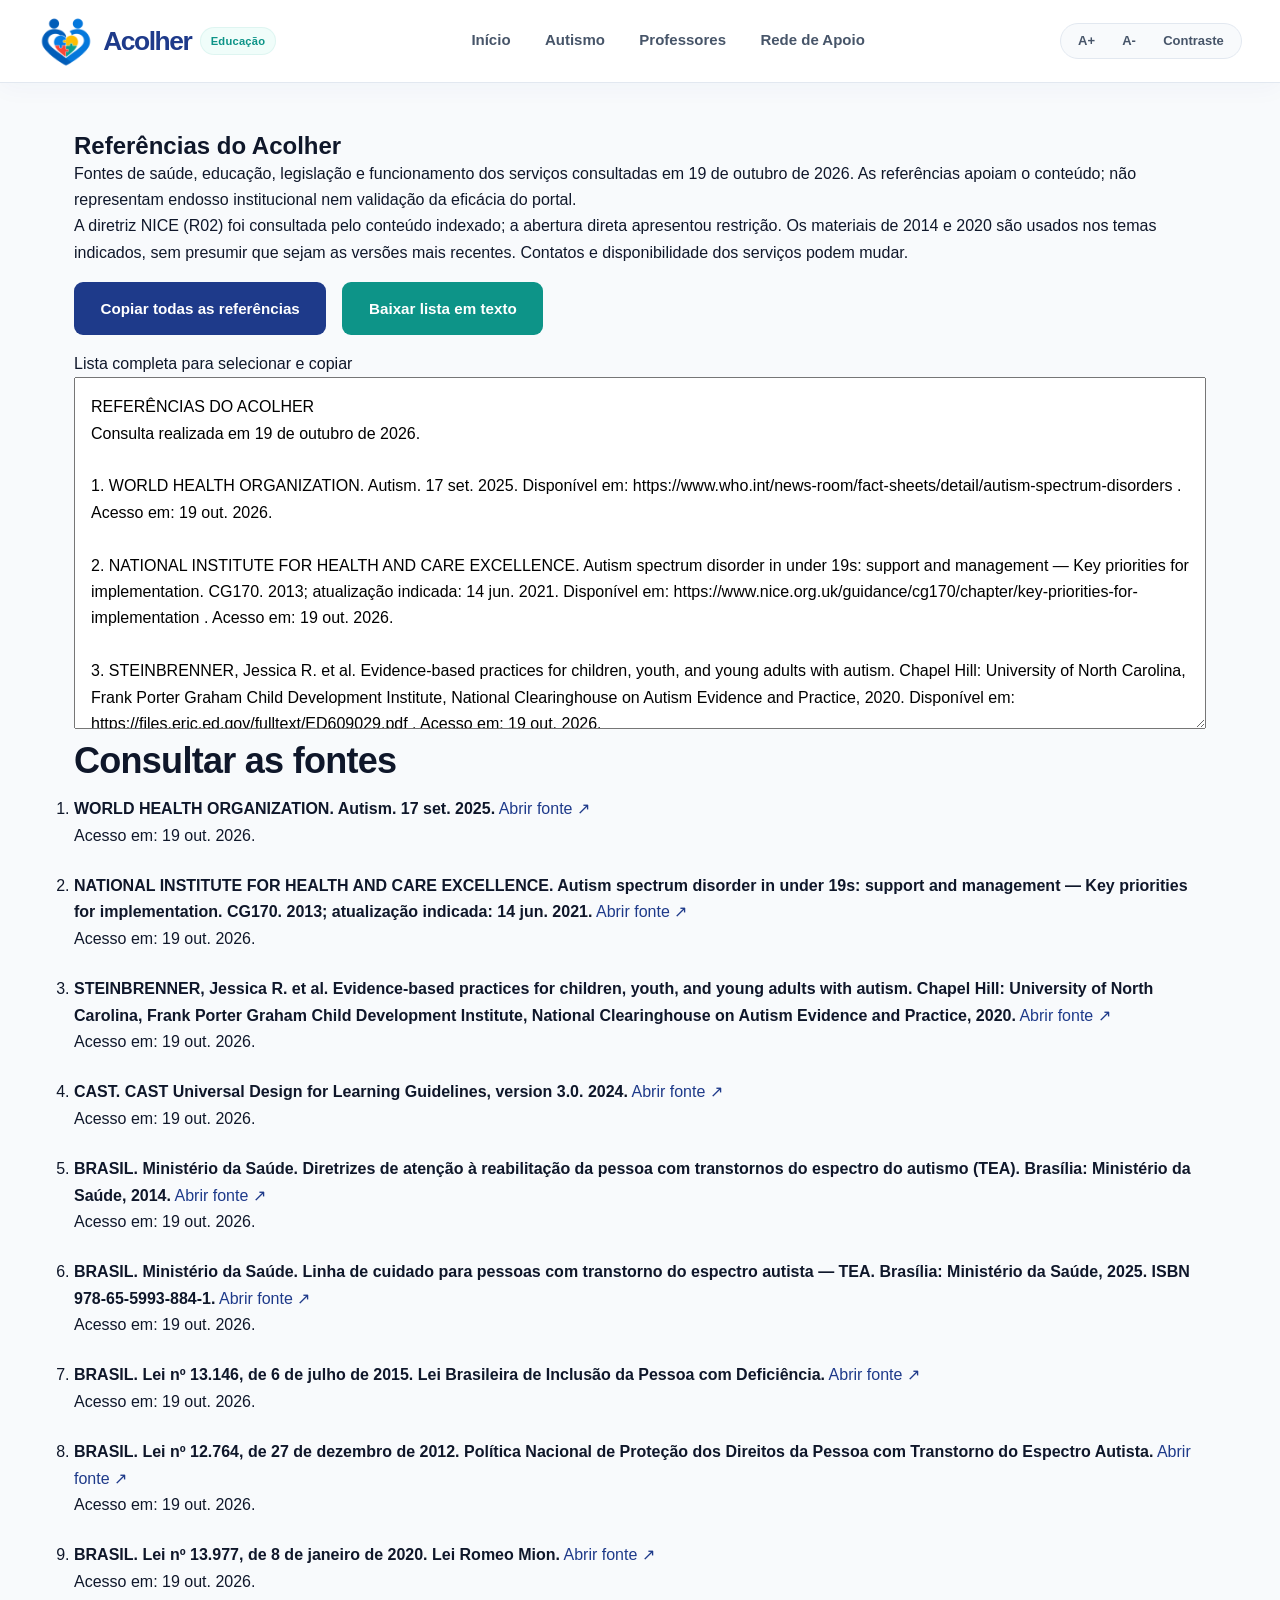
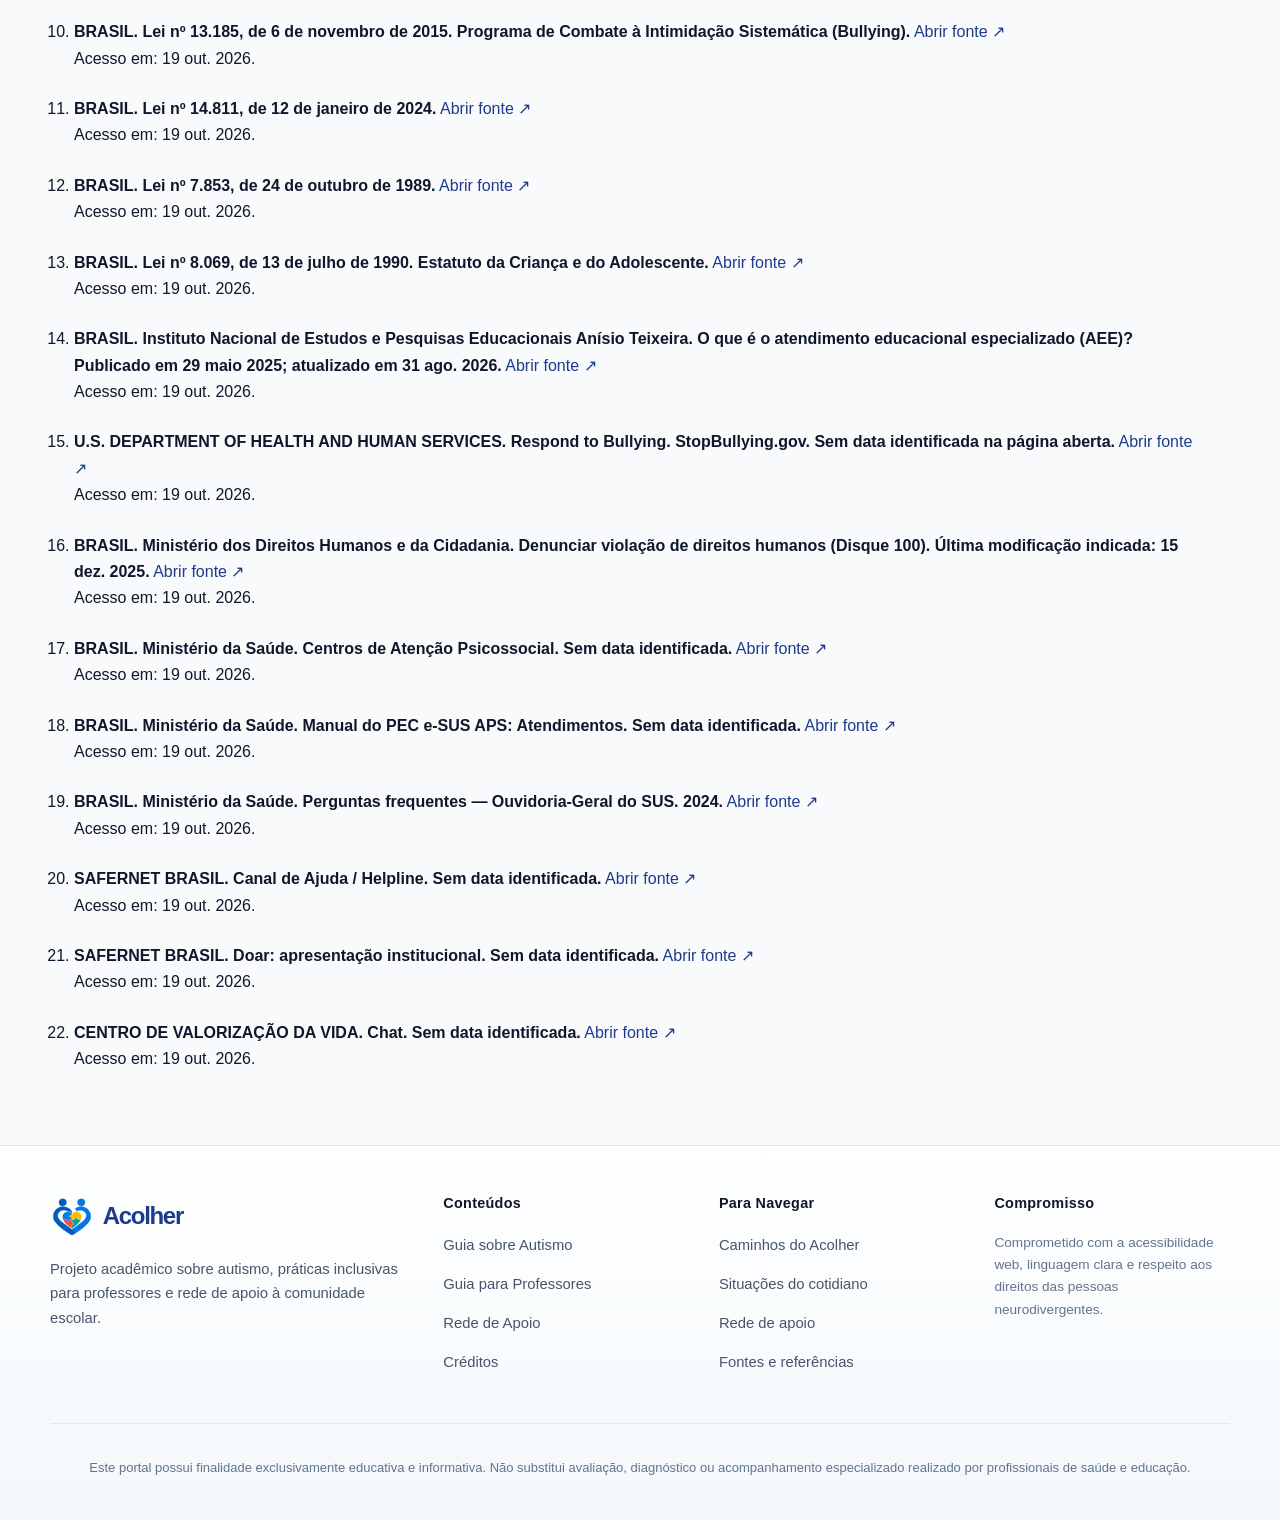
<file: referencias.html>
<!DOCTYPE html>
<html lang="pt-BR">

<head>
  <meta charset="UTF-8" />
  <meta name="viewport" content="width=device-width, initial-scale=1.0" />
  <title>Referências — Acolher</title>
  <meta name="description" content="Referências consultadas para o conteúdo educativo do Acolher, com lista para copiar e baixar.">
  <meta http-equiv="Content-Security-Policy" content="default-src 'self'; script-src 'self' 'unsafe-inline'; style-src 'self' 'unsafe-inline' https://fonts.googleapis.com; font-src 'self' https://fonts.gstatic.com data:; img-src 'self' data: https:; connect-src 'self'; frame-src 'none';" />
  <meta http-equiv="X-Content-Type-Options" content="nosniff" />
  <meta http-equiv="Referrer-Policy" content="strict-origin-when-cross-origin" />
  <link rel="stylesheet" href="assets/css/design.css" />
  <link rel="icon" type="image/png" sizes="256x256" href="assets/img/acolher-simbolo.png" />
  <link rel="apple-touch-icon" sizes="180x180" href="assets/img/acolher-apple-touch.png" />
  <link rel="shortcut icon" href="favicon.ico?v=acolher-2" />
  <link rel="preconnect" href="https://fonts.googleapis.com" />
  <link rel="preconnect" href="https://fonts.gstatic.com" crossorigin />
  <link href="https://fonts.googleapis.com/css2?family=Inter:wght@400;500;600;700;800&display=swap" rel="stylesheet" />
<style>.reference-entry{scroll-margin-top:6rem;overflow-wrap:anywhere;margin-bottom:1.5rem} #reference-text{width:100%;min-height:22rem;padding:1rem;font:inherit;box-sizing:border-box} .reference-actions{display:flex;gap:1rem;flex-wrap:wrap;margin:1rem 0}</style>  <link rel="stylesheet" href="assets/css/refinements.css" />
</head>

<body><header class="site-header" role="banner">
    <div class="logo-wrapper">
      <a href="index.html" class="logo" aria-label="Acolher - Página inicial">
        <img class="brand-symbol" src="assets/img/acolher-simbolo.png" alt="" width="56" height="56" />
        <strong class="brand-name">Acolher</strong>
        <span class="brand-tag">Educação</span>
      </a>
    </div>

    <nav aria-label="Menu principal">
      <ul class="nav-list">
        <li><a href="index.html" class="nav-link">Início</a></li>
        <li><a href="autismo.html" class="nav-link">Autismo</a></li>
        <li><a href="professores.html" class="nav-link">Professores</a></li>
        <li><a href="index.html#rede-apoio" class="nav-link">Rede de Apoio</a></li>
      </ul>
    </nav>

    <div class="accessibility-toolbar" aria-label="Barra de ferramentas de acessibilidade">
      <button id="increase-text" aria-label="Aumentar tamanho da fonte" title="Aumentar fonte">A+</button>
      <button id="decrease-text" aria-label="Diminuir tamanho da fonte" title="Diminuir fonte">A-</button>
      <button id="toggle-contrast" aria-label="Alternar modo de alto contraste" title="Alto contraste">Contraste</button>
    </div>
  </header><main id="conteudo-principal"><section class="section"><h1>Referências do Acolher</h1><p>Fontes de saúde, educação, legislação e funcionamento dos serviços consultadas em 19 de outubro de 2026. As referências apoiam o conteúdo; não representam endosso institucional nem validação da eficácia do portal.</p><p>A diretriz NICE (R02) foi consultada pelo conteúdo indexado; a abertura direta apresentou restrição. Os materiais de 2014 e 2020 são usados nos temas indicados, sem presumir que sejam as versões mais recentes. Contatos e disponibilidade dos serviços podem mudar.</p><div class="reference-actions"><button class="btn primary" id="copy-references" type="button">Copiar todas as referências</button><a class="btn secondary" href="referencias.txt" download>Baixar lista em texto</a></div><p id="copy-status" role="status" aria-live="polite"></p><label for="reference-text">Lista completa para selecionar e copiar</label><textarea id="reference-text" readonly>REFERÊNCIAS DO ACOLHER
Consulta realizada em 19 de outubro de 2026.

1. WORLD HEALTH ORGANIZATION. Autism. 17 set. 2025. Disponível em: https://www.who.int/news-room/fact-sheets/detail/autism-spectrum-disorders . Acesso em: 19 out. 2026.

2. NATIONAL INSTITUTE FOR HEALTH AND CARE EXCELLENCE. Autism spectrum disorder in under 19s: support and management — Key priorities for implementation. CG170. 2013; atualização indicada: 14 jun. 2021. Disponível em: https://www.nice.org.uk/guidance/cg170/chapter/key-priorities-for-implementation . Acesso em: 19 out. 2026.

3. STEINBRENNER, Jessica R. et al. Evidence-based practices for children, youth, and young adults with autism. Chapel Hill: University of North Carolina, Frank Porter Graham Child Development Institute, National Clearinghouse on Autism Evidence and Practice, 2020. Disponível em: https://files.eric.ed.gov/fulltext/ED609029.pdf . Acesso em: 19 out. 2026.

4. CAST. CAST Universal Design for Learning Guidelines, version 3.0. 2024. Disponível em: https://udlguidelines.cast.org/ . Acesso em: 19 out. 2026.

5. BRASIL. Ministério da Saúde. Diretrizes de atenção à reabilitação da pessoa com transtornos do espectro do autismo (TEA). Brasília: Ministério da Saúde, 2014. Disponível em: https://bvsms.saude.gov.br/bvs/publicacoes/diretrizes_atencao_reabilitacao_pessoa_autismo.pdf . Acesso em: 19 out. 2026.

6. BRASIL. Ministério da Saúde. Linha de cuidado para pessoas com transtorno do espectro autista — TEA. Brasília: Ministério da Saúde, 2025. ISBN 978-65-5993-884-1. Disponível em: https://bvsms.saude.gov.br/bvs/publicacoes/linha_cuidado_pessoas_tea.pdf . Acesso em: 19 out. 2026.

7. BRASIL. Lei nº 13.146, de 6 de julho de 2015. Lei Brasileira de Inclusão da Pessoa com Deficiência. Disponível em: https://www.planalto.gov.br/ccivil_03/_ato2015-2018/2015/lei/l13146.htm . Acesso em: 19 out. 2026.

8. BRASIL. Lei nº 12.764, de 27 de dezembro de 2012. Política Nacional de Proteção dos Direitos da Pessoa com Transtorno do Espectro Autista. Disponível em: https://www.planalto.gov.br/ccivil_03/_ato2011-2014/2012/lei/l12764.htm . Acesso em: 19 out. 2026.

9. BRASIL. Lei nº 13.977, de 8 de janeiro de 2020. Lei Romeo Mion. Disponível em: https://www.planalto.gov.br/ccivil_03/_ato2019-2022/2020/lei/l13977.htm . Acesso em: 19 out. 2026.

10. BRASIL. Lei nº 13.185, de 6 de novembro de 2015. Programa de Combate à Intimidação Sistemática (Bullying). Disponível em: https://www.planalto.gov.br/ccivil_03/_ato2015-2018/2015/lei/l13185.htm . Acesso em: 19 out. 2026.

11. BRASIL. Lei nº 14.811, de 12 de janeiro de 2024. Disponível em: https://www.planalto.gov.br/ccivil_03/_ato2023-2026/2024/lei/l14811.htm . Acesso em: 19 out. 2026.

12. BRASIL. Lei nº 7.853, de 24 de outubro de 1989. Disponível em: https://www.planalto.gov.br/ccivil_03/leis/l7853.htm . Acesso em: 19 out. 2026.

13. BRASIL. Lei nº 8.069, de 13 de julho de 1990. Estatuto da Criança e do Adolescente. Disponível em: https://www.planalto.gov.br/ccivil_03/leis/l8069.htm . Acesso em: 19 out. 2026.

14. BRASIL. Instituto Nacional de Estudos e Pesquisas Educacionais Anísio Teixeira. O que é o atendimento educacional especializado (AEE)? Publicado em 29 maio 2025; atualizado em 31 ago. 2026. Disponível em: https://www.gov.br/inep/pt-br/acesso-a-informacao/perguntas-frequentes/censo-escolar/educacao-especial/o-que-e-o-atendimento . Acesso em: 19 out. 2026.

15. U.S. DEPARTMENT OF HEALTH AND HUMAN SERVICES. Respond to Bullying. StopBullying.gov. Sem data identificada na página aberta. Disponível em: https://www.stopbullying.gov/prevention/on-the-spot . Acesso em: 19 out. 2026.

16. BRASIL. Ministério dos Direitos Humanos e da Cidadania. Denunciar violação de direitos humanos (Disque 100). Última modificação indicada: 15 dez. 2025. Disponível em: https://www.gov.br/pt-br/servicos/denunciar-violacao-de-direitos-humanos . Acesso em: 19 out. 2026.

17. BRASIL. Ministério da Saúde. Centros de Atenção Psicossocial. Sem data identificada. Disponível em: https://www.gov.br/saude/pt-br/composicao/saes/desmad/raps/caps/caps . Acesso em: 19 out. 2026.

18. BRASIL. Ministério da Saúde. Manual do PEC e-SUS APS: Atendimentos. Sem data identificada. Disponível em: https://sisaps.saude.gov.br/sistemas/esusaps/docs/manual/PEC/PEC_06_atendimentos/ . Acesso em: 19 out. 2026.

19. BRASIL. Ministério da Saúde. Perguntas frequentes — Ouvidoria-Geral do SUS. 2024. Disponível em: https://www.gov.br/saude/pt-br/canais-de-atendimento/ouvsus/faq/faq . Acesso em: 19 out. 2026.

20. SAFERNET BRASIL. Canal de Ajuda / Helpline. Sem data identificada. Disponível em: https://new.safernet.org.br/helpline . Acesso em: 19 out. 2026.

21. SAFERNET BRASIL. Doar: apresentação institucional. Sem data identificada. Disponível em: https://www.safernet.org.br/site/doar . Acesso em: 19 out. 2026.

22. CENTRO DE VALORIZAÇÃO DA VIDA. Chat. Sem data identificada. Disponível em: https://www.cvv.org.br/chat/?oai_link_source=model_response_hotline . Acesso em: 19 out. 2026.
</textarea><h2>Consultar as fontes</h2><ol><li id="R01" class="reference-entry"><strong>WORLD HEALTH ORGANIZATION. Autism. 17 set. 2025.</strong> <a href="https://www.who.int/news-room/fact-sheets/detail/autism-spectrum-disorders" target="_blank" rel="noopener noreferrer">Abrir fonte ↗</a><p>Acesso em: 19 out. 2026.</p></li><li id="R02" class="reference-entry"><strong>NATIONAL INSTITUTE FOR HEALTH AND CARE EXCELLENCE. Autism spectrum disorder in under 19s: support and management — Key priorities for implementation. CG170. 2013; atualização indicada: 14 jun. 2021.</strong> <a href="https://www.nice.org.uk/guidance/cg170/chapter/key-priorities-for-implementation" target="_blank" rel="noopener noreferrer">Abrir fonte ↗</a><p>Acesso em: 19 out. 2026.</p></li><li id="R03" class="reference-entry"><strong>STEINBRENNER, Jessica R. et al. Evidence-based practices for children, youth, and young adults with autism. Chapel Hill: University of North Carolina, Frank Porter Graham Child Development Institute, National Clearinghouse on Autism Evidence and Practice, 2020.</strong> <a href="https://files.eric.ed.gov/fulltext/ED609029.pdf" target="_blank" rel="noopener noreferrer">Abrir fonte ↗</a><p>Acesso em: 19 out. 2026.</p></li><li id="R04" class="reference-entry"><strong>CAST. CAST Universal Design for Learning Guidelines, version 3.0. 2024.</strong> <a href="https://udlguidelines.cast.org/" target="_blank" rel="noopener noreferrer">Abrir fonte ↗</a><p>Acesso em: 19 out. 2026.</p></li><li id="R05" class="reference-entry"><strong>BRASIL. Ministério da Saúde. Diretrizes de atenção à reabilitação da pessoa com transtornos do espectro do autismo (TEA). Brasília: Ministério da Saúde, 2014.</strong> <a href="https://bvsms.saude.gov.br/bvs/publicacoes/diretrizes_atencao_reabilitacao_pessoa_autismo.pdf" target="_blank" rel="noopener noreferrer">Abrir fonte ↗</a><p>Acesso em: 19 out. 2026.</p></li><li id="R06" class="reference-entry"><strong>BRASIL. Ministério da Saúde. Linha de cuidado para pessoas com transtorno do espectro autista — TEA. Brasília: Ministério da Saúde, 2025. ISBN 978-65-5993-884-1.</strong> <a href="https://bvsms.saude.gov.br/bvs/publicacoes/linha_cuidado_pessoas_tea.pdf" target="_blank" rel="noopener noreferrer">Abrir fonte ↗</a><p>Acesso em: 19 out. 2026.</p></li><li id="R10" class="reference-entry"><strong>BRASIL. Lei nº 13.146, de 6 de julho de 2015. Lei Brasileira de Inclusão da Pessoa com Deficiência.</strong> <a href="https://www.planalto.gov.br/ccivil_03/_ato2015-2018/2015/lei/l13146.htm" target="_blank" rel="noopener noreferrer">Abrir fonte ↗</a><p>Acesso em: 19 out. 2026.</p></li><li id="R11" class="reference-entry"><strong>BRASIL. Lei nº 12.764, de 27 de dezembro de 2012. Política Nacional de Proteção dos Direitos da Pessoa com Transtorno do Espectro Autista.</strong> <a href="https://www.planalto.gov.br/ccivil_03/_ato2011-2014/2012/lei/l12764.htm" target="_blank" rel="noopener noreferrer">Abrir fonte ↗</a><p>Acesso em: 19 out. 2026.</p></li><li id="R12" class="reference-entry"><strong>BRASIL. Lei nº 13.977, de 8 de janeiro de 2020. Lei Romeo Mion.</strong> <a href="https://www.planalto.gov.br/ccivil_03/_ato2019-2022/2020/lei/l13977.htm" target="_blank" rel="noopener noreferrer">Abrir fonte ↗</a><p>Acesso em: 19 out. 2026.</p></li><li id="R13" class="reference-entry"><strong>BRASIL. Lei nº 13.185, de 6 de novembro de 2015. Programa de Combate à Intimidação Sistemática (Bullying).</strong> <a href="https://www.planalto.gov.br/ccivil_03/_ato2015-2018/2015/lei/l13185.htm" target="_blank" rel="noopener noreferrer">Abrir fonte ↗</a><p>Acesso em: 19 out. 2026.</p></li><li id="R14" class="reference-entry"><strong>BRASIL. Lei nº 14.811, de 12 de janeiro de 2024.</strong> <a href="https://www.planalto.gov.br/ccivil_03/_ato2023-2026/2024/lei/l14811.htm" target="_blank" rel="noopener noreferrer">Abrir fonte ↗</a><p>Acesso em: 19 out. 2026.</p></li><li id="R15" class="reference-entry"><strong>BRASIL. Lei nº 7.853, de 24 de outubro de 1989.</strong> <a href="https://www.planalto.gov.br/ccivil_03/leis/l7853.htm" target="_blank" rel="noopener noreferrer">Abrir fonte ↗</a><p>Acesso em: 19 out. 2026.</p></li><li id="R16" class="reference-entry"><strong>BRASIL. Lei nº 8.069, de 13 de julho de 1990. Estatuto da Criança e do Adolescente.</strong> <a href="https://www.planalto.gov.br/ccivil_03/leis/l8069.htm" target="_blank" rel="noopener noreferrer">Abrir fonte ↗</a><p>Acesso em: 19 out. 2026.</p></li><li id="R17" class="reference-entry"><strong>BRASIL. Instituto Nacional de Estudos e Pesquisas Educacionais Anísio Teixeira. O que é o atendimento educacional especializado (AEE)? Publicado em 29 maio 2025; atualizado em 31 ago. 2026.</strong> <a href="https://www.gov.br/inep/pt-br/acesso-a-informacao/perguntas-frequentes/censo-escolar/educacao-especial/o-que-e-o-atendimento" target="_blank" rel="noopener noreferrer">Abrir fonte ↗</a><p>Acesso em: 19 out. 2026.</p></li><li id="R18" class="reference-entry"><strong>U.S. DEPARTMENT OF HEALTH AND HUMAN SERVICES. Respond to Bullying. StopBullying.gov. Sem data identificada na página aberta.</strong> <a href="https://www.stopbullying.gov/prevention/on-the-spot" target="_blank" rel="noopener noreferrer">Abrir fonte ↗</a><p>Acesso em: 19 out. 2026.</p></li><li id="R19" class="reference-entry"><strong>BRASIL. Ministério dos Direitos Humanos e da Cidadania. Denunciar violação de direitos humanos (Disque 100). Última modificação indicada: 15 dez. 2025.</strong> <a href="https://www.gov.br/pt-br/servicos/denunciar-violacao-de-direitos-humanos" target="_blank" rel="noopener noreferrer">Abrir fonte ↗</a><p>Acesso em: 19 out. 2026.</p></li><li id="R20" class="reference-entry"><strong>BRASIL. Ministério da Saúde. Centros de Atenção Psicossocial. Sem data identificada.</strong> <a href="https://www.gov.br/saude/pt-br/composicao/saes/desmad/raps/caps/caps" target="_blank" rel="noopener noreferrer">Abrir fonte ↗</a><p>Acesso em: 19 out. 2026.</p></li><li id="R20b" class="reference-entry"><strong>BRASIL. Ministério da Saúde. Manual do PEC e-SUS APS: Atendimentos. Sem data identificada.</strong> <a href="https://sisaps.saude.gov.br/sistemas/esusaps/docs/manual/PEC/PEC_06_atendimentos/" target="_blank" rel="noopener noreferrer">Abrir fonte ↗</a><p>Acesso em: 19 out. 2026.</p></li><li id="R20c" class="reference-entry"><strong>BRASIL. Ministério da Saúde. Perguntas frequentes — Ouvidoria-Geral do SUS. 2024.</strong> <a href="https://www.gov.br/saude/pt-br/canais-de-atendimento/ouvsus/faq/faq" target="_blank" rel="noopener noreferrer">Abrir fonte ↗</a><p>Acesso em: 19 out. 2026.</p></li><li id="R21" class="reference-entry"><strong>SAFERNET BRASIL. Canal de Ajuda / Helpline. Sem data identificada.</strong> <a href="https://new.safernet.org.br/helpline" target="_blank" rel="noopener noreferrer">Abrir fonte ↗</a><p>Acesso em: 19 out. 2026.</p></li><li id="R21b" class="reference-entry"><strong>SAFERNET BRASIL. Doar: apresentação institucional. Sem data identificada.</strong> <a href="https://www.safernet.org.br/site/doar" target="_blank" rel="noopener noreferrer">Abrir fonte ↗</a><p>Acesso em: 19 out. 2026.</p></li><li id="R22" class="reference-entry"><strong>CENTRO DE VALORIZAÇÃO DA VIDA. Chat. Sem data identificada.</strong> <a href="https://www.cvv.org.br/chat/?oai_link_source=model_response_hotline" target="_blank" rel="noopener noreferrer">Abrir fonte ↗</a><p>Acesso em: 19 out. 2026.</p></li></ol></section></main><footer class="site-footer" role="contentinfo">
    <div class="footer-grid">
      <div class="footer-section">
        <a href="index.html" class="logo footer-brand" aria-label="Acolher - Página inicial"><img class="brand-symbol" src="assets/img/acolher-simbolo.png" alt="" width="56" height="56" />
        <strong class="brand-name">Acolher</strong>
        <span class="brand-tag">Educação</span></a>
        <p>Projeto acadêmico sobre autismo, práticas inclusivas para professores e rede de apoio à comunidade escolar.</p>
      </div>

      <div class="footer-section">
        <h3>Conteúdos</h3>
        <ul>
          <li><a href="autismo.html">Guia sobre Autismo</a></li>
          <li><a href="professores.html">Guia para Professores</a></li>
          <li><a href="index.html#rede-apoio">Rede de Apoio</a></li>
          <li><a href="index.html#creditos">Créditos</a></li>
        </ul>
      </div>

      <div class="footer-section">
        <h3>Para Navegar</h3>
        <ul>
          <li><a href="index.html#para-quem">Caminhos do Acolher</a></li>
          <li><a href="index.html#situacoes-cotidiano">Situações do cotidiano</a></li>
          <li><a href="index.html#rede-apoio">Rede de apoio</a></li>
          <li><a href="index.html#fontes">Fontes e referências</a></li>
        </ul>
      </div>

      <div class="footer-section">
        <h3>Compromisso</h3>
        <p style="font-size: 0.85rem; color: var(--text-light);">
          Comprometido com a acessibilidade web, linguagem clara e respeito aos direitos das pessoas neurodivergentes.
        </p>
      </div>
    </div>

    <p class="footer-disclaimer">
      Este portal possui finalidade exclusivamente educativa e informativa. Não substitui avaliação, diagnóstico ou acompanhamento especializado realizado por profissionais de saúde e educação.
    </p>
  </footer><script src="assets/js/script.js"></script><script src="assets/js/referencias.js"></script></body></html>
</file>
<file: assets/css/design.css>
/* ==========================================================================
   ACOLHER – DESIGN SYSTEM & MASTER STYLESHEET
   Educação • Inclusão • Bem-estar
   ========================================================================== */

:root {
  /* Color Palette – Human, warm, modern and accessible */
  --primary: #1e3a8a;          /* Reassuring deep indigo */
  --primary-hover: #1d4ed8;
  --primary-light: #eff6ff;
  --primary-border: #bfdbfe;

  --secondary: #0d9488;        /* Soothing inclusive teal */
  --secondary-hover: #0f766e;
  --secondary-light: #f0fdfa;
  --secondary-border: #99f6e4;

  --accent-amber: #d97706;     /* Warm guidance amber */
  --accent-amber-light: #fef3c7;
  --accent-purple: #6d28d9;    /* Student emotion purple */
  --accent-purple-light: #ede9fe;
  --accent-rose: #e11d48;
  --accent-rose-light: #ffe4e6;

  --bg-page: #f8fafc;
  --surface: #ffffff;
  --surface-alt: #f1f5f9;
  
  --text-main: #0f172a;
  --text-muted: #475569;
  --text-light: #64748b;

  --border: #e2e8f0;
  --border-focus: #3b82f6;

  /* Typography */
  --font-family: 'Inter', -apple-system, BlinkMacSystemFont, 'Segoe UI', Roboto, sans-serif;
  --font-size-base: 1rem;
  --line-height-base: 1.65;
  --line-height-heading: 1.25;

  /* Elevation & Shadows */
  --shadow-sm: 0 1px 3px 0 rgba(15, 23, 42, 0.06), 0 1px 2px -1px rgba(15, 23, 42, 0.04);
  --shadow-md: 0 4px 14px -2px rgba(15, 23, 42, 0.08), 0 2px 4px -2px rgba(15, 23, 42, 0.04);
  --shadow-lg: 0 12px 28px -4px rgba(15, 23, 42, 0.1), 0 4px 8px -2px rgba(15, 23, 42, 0.04);

  /* Shape tokens */
  --radius-sm: 8px;
  --radius-md: 14px;
  --radius-lg: 20px;
  --radius-full: 9999px;

  /* Transitions */
  --transition-fast: 0.18s ease;
  --transition-normal: 0.25s cubic-bezier(0.4, 0, 0.2, 1);
  --max-width: 1180px;
}

/* --------------------------------------------------------------------------
   High Contrast Mode
   -------------------------------------------------------------------------- */
body.high-contrast {
  --primary: #000000;
  --primary-hover: #000000;
  --primary-light: #ffffff;
  --primary-border: #000000;
  --secondary: #000000;
  --secondary-hover: #000000;
  --secondary-light: #ffffff;
  --secondary-border: #000000;
  --bg-page: #ffffff;
  --surface: #ffffff;
  --surface-alt: #ffffff;
  --text-main: #000000;
  --text-muted: #111111;
  --text-light: #222222;
  --border: #000000;
  --shadow-sm: none;
  --shadow-md: none;
  --shadow-lg: none;
}

body.high-contrast .card,
body.high-contrast .site-header,
body.high-contrast .site-footer,
body.high-contrast .hero,
body.high-contrast .dimension,
body.high-contrast .info-box,
body.high-contrast .situation-card,
body.high-contrast .emotion-card,
body.high-contrast .helpline-card,
body.high-contrast .community-disclaimer,
body.high-contrast .peer-card {
  border: 2px solid #000000 !important;
  background: #ffffff !important;
  color: #000000 !important;
  box-shadow: none !important;
}

body.high-contrast a {
  text-decoration: underline !important;
}

/* --------------------------------------------------------------------------
   CSS Reset & Base
   -------------------------------------------------------------------------- */
*, *::before, *::after {
  box-sizing: border-box;
  margin: 0;
  padding: 0;
}

html {
  font-size: var(--font-size-base);
  scroll-behavior: smooth;
}

body {
  font-family: var(--font-family);
  background-color: var(--bg-page);
  color: var(--text-main);
  line-height: var(--line-height-base);
  min-height: 100vh;
  display: flex;
  flex-direction: column;
  -webkit-font-smoothing: antialiased;
}

img, svg {
  display: block;
  max-width: 100%;
  height: auto;
}

a {
  color: var(--primary);
  text-decoration: none;
  transition: color var(--transition-fast);
}

a:hover, a:focus-visible {
  color: var(--primary-hover);
}

:focus-visible {
  outline: 3px solid var(--border-focus);
  outline-offset: 3px;
  border-radius: var(--radius-sm);
}

/* --------------------------------------------------------------------------
   Layout Containers & Utilities
   -------------------------------------------------------------------------- */
.container,
.section {
  width: 100%;
  max-width: var(--max-width);
  margin: 0 auto;
  padding: 3rem 1.5rem;
}

.section-header {
  text-align: center;
  max-width: 760px;
  margin: 0 auto 2.5rem;
}

.section-badge {
  display: inline-flex;
  align-items: center;
  gap: 0.35rem;
  padding: 0.3rem 0.85rem;
  border-radius: var(--radius-full);
  font-size: 0.8125rem;
  font-weight: 700;
  text-transform: uppercase;
  letter-spacing: 0.06em;
  background: var(--primary-light);
  color: var(--primary);
  margin-bottom: 0.85rem;
}

.section-badge.teal {
  background: var(--secondary-light);
  color: var(--secondary);
}

.section-badge.amber {
  background: var(--accent-amber-light);
  color: var(--accent-amber);
}

.section-badge.purple {
  background: var(--accent-purple-light);
  color: var(--accent-purple);
}

h1, h2, h3, h4 {
  color: var(--text-main);
  line-height: var(--line-height-heading);
  font-weight: 700;
}

h2 {
  font-size: clamp(1.65rem, 3vw, 2.25rem);
  margin-bottom: 0.85rem;
  letter-spacing: -0.02em;
}

p.section-description,
p.lead {
  font-size: 1.125rem;
  color: var(--text-muted);
  line-height: 1.7;
}

/* --------------------------------------------------------------------------
   Header & Accessibility Toolbar
   -------------------------------------------------------------------------- */
.site-header {
  position: sticky;
  top: 0;
  z-index: 100;
  background: rgba(255, 255, 255, 0.95);
  backdrop-filter: blur(10px);
  border-bottom: 1px solid var(--border);
  padding: 0.85rem 2rem;
  display: flex;
  align-items: center;
  justify-content: space-between;
  gap: 1.5rem;
  box-shadow: 0 1px 3px rgba(0, 0, 0, 0.03);
}

.logo-wrapper {
  display: flex;
  align-items: center;
  gap: 0.75rem;
}

.logo-icon {
  width: 32px;
  height: 32px;
  border-radius: 8px;
  background: linear-gradient(135deg, var(--primary), var(--secondary));
  display: flex;
  align-items: center;
  justify-content: center;
  color: #fff;
  font-weight: 800;
  font-size: 1.1rem;
}

.logo {
  font-size: 1.4rem;
  font-weight: 800;
  color: var(--primary);
  letter-spacing: -0.03em;
  display: flex;
  align-items: center;
  gap: 0.4rem;
}

.logo span {
  font-size: 0.75rem;
  font-weight: 600;
  background: var(--secondary-light);
  color: var(--secondary);
  padding: 0.15rem 0.5rem;
  border-radius: var(--radius-full);
  letter-spacing: 0.02em;
}

.nav-list {
  list-style: none;
  display: flex;
  align-items: center;
  gap: 0.75rem;
}

.nav-link {
  font-size: 0.9375rem;
  font-weight: 600;
  color: var(--text-muted);
  padding: 0.5rem 0.85rem;
  border-radius: var(--radius-sm);
  transition: all var(--transition-fast);
}

.nav-link:hover {
  color: var(--primary);
  background: var(--primary-light);
}

.nav-link.active,
.nav-link[aria-current="page"] {
  color: var(--primary);
  background: var(--primary-light);
  font-weight: 700;
}

.accessibility-toolbar {
  display: flex;
  align-items: center;
  gap: 0.4rem;
  background: var(--surface-alt);
  padding: 0.25rem 0.4rem;
  border-radius: var(--radius-full);
  border: 1px solid var(--border);
}

.accessibility-toolbar button {
  background: transparent;
  border: none;
  border-radius: var(--radius-full);
  padding: 0.35rem 0.65rem;
  font-size: 0.8125rem;
  font-weight: 700;
  color: var(--text-muted);
  cursor: pointer;
  display: inline-flex;
  align-items: center;
  gap: 0.25rem;
  transition: all var(--transition-fast);
}

.accessibility-toolbar button:hover,
.accessibility-toolbar button:focus-visible {
  background: var(--surface);
  color: var(--primary);
  box-shadow: var(--shadow-sm);
}

/* --------------------------------------------------------------------------
   Hero Component (Rich, Balanced & Accessible)
   -------------------------------------------------------------------------- */
.hero {
  max-width: var(--max-width);
  margin: 2rem auto 3rem;
  padding: 3rem 2.5rem;
  background: linear-gradient(135deg, #eff6ff 0%, #f0fdfa 60%, #fef3c7 100%);
  border: 1px solid rgba(219, 234, 254, 0.8);
  border-radius: var(--radius-lg);
  display: grid;
  grid-template-columns: 1.15fr 0.85fr;
  align-items: center;
  gap: 3rem;
  box-shadow: var(--shadow-md);
  position: relative;
  overflow: hidden;
}

.hero-text {
  z-index: 2;
}

.hero .subtitle {
  font-size: 0.8125rem;
  font-weight: 800;
  text-transform: uppercase;
  letter-spacing: 0.1em;
  color: var(--primary);
  background: rgba(255, 255, 255, 0.85);
  display: inline-block;
  padding: 0.35rem 0.85rem;
  border-radius: var(--radius-full);
  margin-bottom: 1.25rem;
  border: 1px solid var(--primary-border);
}

.hero h1 {
  font-size: clamp(2rem, 3.8vw, 3rem);
  letter-spacing: -0.03em;
  color: #0f274a;
  margin-bottom: 1.25rem;
}

.hero .description {
  font-size: 1.125rem;
  color: #334155;
  margin-bottom: 2rem;
  line-height: 1.7;
}

.hero-buttons {
  display: flex;
  flex-wrap: wrap;
  gap: 1rem;
}

.hero-illustration {
  display: flex;
  align-items: center;
  justify-content: center;
  z-index: 2;
}

.hero-illustration img {
  max-height: 320px;
  filter: drop-shadow(0 10px 20px rgba(15, 23, 42, 0.08));
  transition: transform var(--transition-normal);
}

.hero-illustration img:hover {
  transform: translateY(-4px);
}

/* --------------------------------------------------------------------------
   Buttons
   -------------------------------------------------------------------------- */
.btn {
  display: inline-flex;
  align-items: center;
  justify-content: center;
  gap: 0.5rem;
  padding: 0.8rem 1.6rem;
  border-radius: var(--radius-md);
  font-size: 0.95rem;
  font-weight: 700;
  cursor: pointer;
  transition: all var(--transition-normal);
  border: 1px solid transparent;
  text-align: center;
}

.btn.primary {
  background: var(--primary);
  color: #ffffff;
  box-shadow: 0 2px 8px rgba(30, 58, 138, 0.25);
}

.btn.primary:hover {
  background: var(--primary-hover);
  transform: translateY(-2px);
  box-shadow: 0 4px 14px rgba(30, 58, 138, 0.35);
  color: #ffffff;
}

.btn.secondary {
  background: var(--secondary);
  color: #ffffff;
  box-shadow: 0 2px 8px rgba(13, 148, 136, 0.25);
}

.btn.secondary:hover {
  background: var(--secondary-hover);
  transform: translateY(-2px);
  box-shadow: 0 4px 14px rgba(13, 148, 136, 0.35);
  color: #ffffff;
}

.btn.outline {
  background: var(--surface);
  border-color: var(--border);
  color: var(--text-main);
}

.btn.outline:hover {
  border-color: var(--primary);
  color: var(--primary);
  background: var(--primary-light);
  transform: translateY(-2px);
}

.btn.link-btn {
  background: transparent;
  color: var(--primary);
  font-weight: 700;
  padding: 0.5rem 0;
  border-radius: 0;
}

.btn.link-btn:hover {
  color: var(--primary-hover);
  text-decoration: underline;
}

/* --------------------------------------------------------------------------
   Section: Para Quem É (Target Audience Cards)
   -------------------------------------------------------------------------- */
.audience-grid {
  display: grid;
  grid-template-columns: repeat(auto-fit, minmax(250px, 1fr));
  gap: 1.5rem;
  margin-top: 1.5rem;
}

.audience-card {
  background: var(--surface);
  border: 1px solid var(--border);
  border-radius: var(--radius-md);
  padding: 2rem 1.5rem;
  display: flex;
  flex-direction: column;
  transition: all var(--transition-normal);
  position: relative;
  overflow: hidden;
}

.audience-card::before {
  content: '';
  position: absolute;
  top: 0;
  left: 0;
  right: 0;
  height: 4px;
  background: var(--primary);
  opacity: 0;
  transition: opacity var(--transition-fast);
}

.audience-card:hover {
  transform: translateY(-4px);
  box-shadow: var(--shadow-lg);
  border-color: var(--primary-border);
}

.audience-card:hover::before {
  opacity: 1;
}

.audience-card .icon-box {
  width: 48px;
  height: 48px;
  border-radius: var(--radius-sm);
  background: var(--primary-light);
  color: var(--primary);
  font-size: 1.5rem;
  display: flex;
  align-items: center;
  justify-content: center;
  margin-bottom: 1.25rem;
}

.audience-card.teal .icon-box {
  background: var(--secondary-light);
  color: var(--secondary);
}

.audience-card.amber .icon-box {
  background: var(--accent-amber-light);
  color: var(--accent-amber);
}

.audience-card.purple .icon-box {
  background: var(--accent-purple-light);
  color: var(--accent-purple);
}

.audience-card h3 {
  font-size: 1.2rem;
  margin-bottom: 0.6rem;
}

.audience-card p {
  color: var(--text-muted);
  font-size: 0.95rem;
  margin-bottom: 1.5rem;
  flex-grow: 1;
}

/* --------------------------------------------------------------------------
   Cards Grid & Generic Card Component
   -------------------------------------------------------------------------- */
.cards-grid {
  display: grid;
  grid-template-columns: repeat(auto-fit, minmax(260px, 1fr));
  gap: 1.5rem;
}

.cards-grid.small {
  grid-template-columns: repeat(auto-fit, minmax(220px, 1fr));
}

.cards-grid.medium {
  grid-template-columns: repeat(auto-fit, minmax(280px, 1fr));
}

.card {
  background: var(--surface);
  border: 1px solid var(--border);
  border-radius: var(--radius-md);
  padding: 1.75rem;
  box-shadow: var(--shadow-sm);
  transition: all var(--transition-normal);
  display: flex;
  flex-direction: column;
}

.card:hover {
  transform: translateY(-3px);
  box-shadow: var(--shadow-md);
  border-color: #cbd5e1;
}

.card h3, .card h4 {
  font-size: 1.15rem;
  margin-bottom: 0.65rem;
  color: var(--text-main);
}

.card p {
  color: var(--text-muted);
  font-size: 0.95rem;
}

/* --------------------------------------------------------------------------
   Section: Conhecendo o Autismo (Home & Internal)
   -------------------------------------------------------------------------- */
.autism-preview {
  background: var(--surface);
  border: 1px solid var(--border);
  border-radius: var(--radius-lg);
  padding: 2.5rem;
  box-shadow: var(--shadow-sm);
}

.autism-preview-header {
  display: flex;
  justify-content: space-between;
  align-items: flex-end;
  flex-wrap: wrap;
  gap: 1.5rem;
  margin-bottom: 2rem;
}

/* --------------------------------------------------------------------------
   Section: Práticas para Professores
   -------------------------------------------------------------------------- */
.teachers-preview {
  display: grid;
  grid-template-columns: 1fr 1fr;
  align-items: center;
  gap: 3rem;
  background: var(--surface);
  border: 1px solid var(--border);
  border-radius: var(--radius-lg);
  padding: 3rem;
  box-shadow: var(--shadow-sm);
}

.practice-list {
  list-style: none;
  display: flex;
  flex-direction: column;
  gap: 1rem;
  margin: 1.5rem 0 2rem;
}

.practice-list li {
  display: flex;
  align-items: center;
  gap: 0.85rem;
  font-size: 1.05rem;
  font-weight: 600;
  color: var(--text-main);
  background: var(--surface-alt);
  padding: 0.85rem 1.25rem;
  border-radius: var(--radius-sm);
  border: 1px solid var(--border);
}

.practice-list li .icon {
  font-size: 1.35rem;
}

/* --------------------------------------------------------------------------
   Section: Mental Health Emotion Check-in (Interactive & Safe)
   -------------------------------------------------------------------------- */
.mental-health-widget {
  background: linear-gradient(180deg, #f8fafc 0%, #ede9fe 100%);
  border: 1px solid #ddd6fe;
  border-radius: var(--radius-lg);
  padding: 3rem 2rem;
  text-align: center;
  box-shadow: var(--shadow-sm);
}

.emotion-grid {
  display: flex;
  flex-wrap: wrap;
  justify-content: center;
  gap: 1rem;
  margin: 2rem 0;
}

.emotion-btn {
  background: var(--surface);
  border: 1.5px solid var(--border);
  border-radius: var(--radius-md);
  padding: 1rem 1.25rem;
  font-family: inherit;
  font-size: 1rem;
  font-weight: 600;
  color: var(--text-main);
  cursor: pointer;
  display: flex;
  flex-direction: column;
  align-items: center;
  gap: 0.5rem;
  min-width: 120px;
  transition: all var(--transition-normal);
  box-shadow: var(--shadow-sm);
}

.emotion-btn .emoji {
  font-size: 2rem;
  transition: transform var(--transition-fast);
}

.emotion-btn:hover {
  transform: translateY(-4px);
  border-color: var(--accent-purple);
  box-shadow: var(--shadow-md);
}

.emotion-btn:hover .emoji {
  transform: scale(1.15);
}

.emotion-btn.active {
  background: var(--accent-purple);
  color: #ffffff;
  border-color: var(--accent-purple);
  box-shadow: 0 4px 12px rgba(109, 40, 217, 0.3);
}

.emotion-feedback-card {
  max-width: 600px;
  margin: 1.5rem auto 0;
  background: var(--surface);
  border: 1px solid #c4b5fd;
  border-radius: var(--radius-md);
  padding: 1.5rem;
  text-align: left;
  box-shadow: var(--shadow-sm);
  animation: fadeIn 0.3s ease;
}

.emotion-feedback-card h4 {
  color: var(--accent-purple);
  margin-bottom: 0.5rem;
  font-size: 1.1rem;
}

.disclaimer {
  margin-top: 1.5rem;
  font-size: 0.8125rem;
  color: var(--text-light);
  font-style: italic;
}

@keyframes fadeIn {
  from { opacity: 0; transform: translateY(6px); }
  to { opacity: 1; transform: translateY(0); }
}

/* --------------------------------------------------------------------------
   Section: Rede de Apoio (Visual Network)
   -------------------------------------------------------------------------- */
.support-network {
  background: var(--surface);
  border: 1px solid var(--border);
  border-radius: var(--radius-lg);
  padding: 3rem 2rem;
  text-align: center;
  box-shadow: var(--shadow-sm);
}

.network-graph {
  display: flex;
  flex-wrap: wrap;
  justify-content: center;
  align-items: center;
  gap: 1.25rem;
  margin: 2.5rem 0 1.5rem;
  position: relative;
}

.node {
  background: var(--surface-alt);
  border: 1.5px solid var(--border);
  border-radius: var(--radius-md);
  padding: 1rem 1.5rem;
  font-weight: 600;
  font-size: 0.95rem;
  color: var(--text-main);
  transition: all var(--transition-normal);
  display: inline-flex;
  align-items: center;
  gap: 0.5rem;
}

.node:hover {
  transform: translateY(-2px);
  border-color: var(--primary);
  box-shadow: var(--shadow-sm);
}

.node.central {
  background: var(--primary);
  color: #ffffff;
  border-color: var(--primary);
  font-weight: 800;
  padding: 1.25rem 2rem;
  font-size: 1.1rem;
  border-radius: var(--radius-full);
  box-shadow: 0 4px 16px rgba(30, 58, 138, 0.3);
}

/* --------------------------------------------------------------------------
   Section: Fontes & Referências
   -------------------------------------------------------------------------- */
.sources-list {
  display: grid;
  grid-template-columns: repeat(auto-fit, minmax(220px, 1fr));
  gap: 1rem;
  list-style: none;
  margin-top: 1.5rem;
}

.sources-list li {
  background: var(--surface);
  border: 1px solid var(--border);
  border-radius: var(--radius-sm);
  padding: 1.2rem;
  font-weight: 600;
  font-size: 0.95rem;
  color: var(--text-main);
  display: flex;
  align-items: center;
  gap: 0.75rem;
  box-shadow: var(--shadow-sm);
}

.sources-list li::before {
  content: '🏛️';
  font-size: 1.2rem;
}

/* --------------------------------------------------------------------------
   Sub-page Navigation (Page Nav)
   -------------------------------------------------------------------------- */
.page-nav, .section-nav {
  background: var(--surface);
  border: 1px solid var(--border);
  border-radius: var(--radius-md);
  padding: 0.85rem 1.5rem;
  margin: 1.5rem auto 2.5rem;
  max-width: var(--max-width);
  box-shadow: var(--shadow-sm);
}

.page-nav ul, .section-nav ul {
  display: flex;
  flex-wrap: wrap;
  gap: 0.75rem 1.25rem;
  list-style: none;
  align-items: center;
}

.page-nav a, .section-nav a {
  font-size: 0.875rem;
  font-weight: 600;
  color: var(--text-muted);
  padding: 0.35rem 0.65rem;
  border-radius: var(--radius-sm);
  transition: all var(--transition-fast);
}

.page-nav a:hover, .section-nav a:hover {
  color: var(--primary);
  background: var(--primary-light);
}

/* --------------------------------------------------------------------------
   Autismo Specific Components (espectro-visual, grid-4cols, highlight)
   -------------------------------------------------------------------------- */
.grid-4cols {
  display: grid;
  grid-template-columns: repeat(auto-fit, minmax(220px, 1fr));
  gap: 1.25rem;
  margin: 1.75rem 0;
}

.info-box {
  background: var(--surface);
  border: 1px solid var(--border);
  border-radius: var(--radius-md);
  padding: 1.5rem;
  text-align: center;
  box-shadow: var(--shadow-sm);
}

.info-box strong {
  display: block;
  font-size: 1.1rem;
  color: var(--primary);
  margin-bottom: 0.35rem;
}

.highlight {
  background: linear-gradient(135deg, #eff6ff 0%, #f0fdfa 100%);
  border-left: 4px solid var(--secondary);
  border-radius: 0 var(--radius-md) var(--radius-md) 0;
  padding: 1.5rem 2rem;
  margin: 2rem 0;
  font-size: 1.05rem;
}

.highlight p:first-child {
  font-weight: 700;
  color: var(--text-main);
  margin-bottom: 0.35rem;
}

.highlight p:last-child {
  color: var(--text-muted);
}

/* Espectro Visual Bars */
.espectro-visual {
  background: var(--surface);
  border: 1px solid var(--border);
  border-radius: var(--radius-md);
  padding: 2rem;
  margin: 1.75rem 0;
  box-shadow: var(--shadow-sm);
}

.dimension {
  display: grid;
  grid-template-columns: 160px 1fr;
  align-items: center;
  gap: 1.5rem;
  margin-bottom: 1.25rem;
}

.dim-label {
  font-weight: 600;
  font-size: 0.95rem;
  color: var(--text-main);
}

.dim-bar {
  background: var(--surface-alt);
  height: 12px;
  border-radius: var(--radius-full);
  position: relative;
  border: 1px solid var(--border);
}

.dim-bar .dot {
  position: absolute;
  top: 50%;
  transform: translate(-50%, -50%);
  width: 22px;
  height: 22px;
  border-radius: 50%;
  background: linear-gradient(135deg, var(--primary), var(--secondary));
  border: 3px solid #ffffff;
  box-shadow: 0 2px 6px rgba(0, 0, 0, 0.2);
}

/* Accordions (Mitos e Verdades, etc.) */
.accordion {
  border: 1px solid var(--border);
  border-radius: var(--radius-md);
  overflow: hidden;
  margin-bottom: 1rem;
  background: var(--surface);
}

.accordion-title,
.accordion-toggle {
  width: 100%;
  text-align: left;
  background: var(--surface);
  border: none;
  padding: 1.25rem 1.5rem;
  font-size: 1.05rem;
  font-weight: 700;
  color: var(--text-main);
  cursor: pointer;
  display: flex;
  justify-content: space-between;
  align-items: center;
  transition: background var(--transition-fast);
}

.accordion-title:hover,
.accordion-toggle:hover {
  background: var(--surface-alt);
}

.accordion-title::after,
.accordion-toggle::after {
  content: '▼';
  font-size: 0.8rem;
  color: var(--text-muted);
  transition: transform var(--transition-normal);
}

.accordion-title[aria-expanded="true"]::after,
.accordion-toggle[aria-expanded="true"]::after {
  transform: rotate(180deg);
}

.accordion-content {
  padding: 1.25rem 1.5rem;
  border-top: 1px solid var(--border);
  background: var(--bg-page);
  color: var(--text-muted);
  line-height: 1.7;
}

/* --------------------------------------------------------------------------
   Professores Specific Components
   -------------------------------------------------------------------------- */
.flow-diagram {
  background: linear-gradient(135deg, #eff6ff, #f0fdfa);
  border: 1px solid var(--primary-border);
  border-radius: var(--radius-md);
  padding: 1.5rem;
  display: flex;
  flex-wrap: wrap;
  align-items: center;
  justify-content: center;
  gap: 0.75rem;
  margin: 1.75rem 0;
  font-weight: 700;
  font-size: 0.9rem;
  color: var(--primary);
}

.flow-diagram span {
  background: var(--surface);
  padding: 0.5rem 1rem;
  border-radius: var(--radius-sm);
  border: 1px solid var(--border);
  box-shadow: var(--shadow-sm);
}

.not-professor {
  background: #fff1f2;
  border: 1px solid #fecdd3;
  border-radius: var(--radius-md);
  padding: 1.5rem;
  margin: 1.5rem 0;
}

.not-professor h4 {
  color: #be123c;
  margin-bottom: 0.75rem;
}

.not-professor ul {
  padding-left: 1.5rem;
  color: #4c0519;
}

.room-visual {
  position: relative;
  max-width: 700px;
  margin: 2rem auto;
  border-radius: var(--radius-md);
  overflow: hidden;
  box-shadow: var(--shadow-md);
}

.room-points {
  position: absolute;
  inset: 0;
}

.room-point {
  position: absolute;
  width: 34px;
  height: 34px;
  border-radius: 50%;
  background: var(--primary);
  color: #ffffff;
  border: 2.5px solid #ffffff;
  font-weight: 800;
  font-size: 0.95rem;
  display: flex;
  align-items: center;
  justify-content: center;
  cursor: pointer;
  box-shadow: 0 3px 10px rgba(0, 0, 0, 0.25);
  transition: all var(--transition-normal);
}

.room-point:hover {
  transform: scale(1.2);
  background: var(--secondary);
}

.room-point[data-id="rotina"] { top: 18%; right: 14%; }
.room-point[data-id="instrucao"] { top: 22%; left: 24%; }
.room-point[data-id="ambiente"] { bottom: 25%; right: 18%; }
.room-point[data-id="participacao"] { top: 48%; left: 32%; }
.room-point[data-id="mudancas"] { top: 48%; left: 56%; }
.room-point[data-id="apoio"] { bottom: 20%; left: 32%; }

.room-info {
  background: var(--surface);
  border: 1.5px solid var(--secondary-border);
  border-radius: var(--radius-md);
  padding: 1.25rem 1.75rem;
  max-width: 700px;
  margin: 1rem auto 2.5rem;
  box-shadow: var(--shadow-sm);
  color: var(--text-main);
  font-weight: 500;
}

/* Situation Cards */
.situation-card {
  background: var(--surface);
  border: 1px solid var(--border);
  border-radius: var(--radius-md);
  padding: 1.25rem;
  cursor: pointer;
  text-align: left;
  font-family: inherit;
  font-size: 0.95rem;
  font-weight: 600;
  color: var(--text-main);
  transition: all var(--transition-normal);
  display: block;
  width: 100%;
}

.situation-card:hover {
  transform: translateY(-2px);
  border-color: var(--primary);
  background: var(--primary-light);
}

.situation-detail-container {
  background: var(--surface);
  border: 1px solid var(--border);
  border-radius: var(--radius-lg);
  padding: 2rem;
  margin-top: 1.5rem;
  box-shadow: var(--shadow-md);
}

/* --------------------------------------------------------------------------
   Estudantes Specific Components
   -------------------------------------------------------------------------- */
.emotion-card {
  background: var(--surface);
  border: 1.5px solid var(--border);
  border-radius: var(--radius-md);
  padding: 1rem;
  text-align: center;
  font-weight: 600;
  font-family: inherit;
  cursor: pointer;
  transition: all var(--transition-normal);
  font-size: 0.9rem;
}

.emotion-card:hover {
  transform: translateY(-3px);
  border-color: var(--primary);
  box-shadow: var(--shadow-sm);
}

.response-box {
  background: var(--surface);
  border: 1px solid var(--border);
  border-radius: var(--radius-md);
  box-shadow: var(--shadow-sm);
}

/* --------------------------------------------------------------------------
   Footer Component
   -------------------------------------------------------------------------- */
.site-footer {
  background: var(--surface);
  border-top: 1px solid var(--border);
  margin-top: auto;
  padding: 4rem 2rem 2.5rem;
}

.footer-grid {
  max-width: var(--max-width);
  margin: 0 auto;
  display: grid;
  grid-template-columns: 1.5fr 1fr 1fr 1fr;
  gap: 2.5rem;
}

.footer-section h3 {
  font-size: 1.05rem;
  margin-bottom: 1.25rem;
  color: var(--text-main);
}

.footer-section p {
  color: var(--text-muted);
  font-size: 0.925rem;
  line-height: 1.65;
}

.footer-section ul {
  list-style: none;
  display: flex;
  flex-direction: column;
  gap: 0.65rem;
}

.footer-section a {
  color: var(--text-muted);
  font-size: 0.925rem;
  transition: color var(--transition-fast);
}

.footer-section a:hover {
  color: var(--primary);
}

.footer-disclaimer {
  max-width: var(--max-width);
  margin: 3rem auto 0;
  padding-top: 2rem;
  border-top: 1px solid var(--border);
  text-align: center;
  font-size: 0.8125rem;
  color: var(--text-light);
  line-height: 1.6;
}

/* --------------------------------------------------------------------------
   Community Project & Official Helplines / Support
   -------------------------------------------------------------------------- */
.community-disclaimer {
  background: linear-gradient(135deg, #eff6ff 0%, #f0fdfa 100%);
  border: 1.5px solid var(--secondary-border);
  border-radius: var(--radius-lg);
  padding: 1.75rem 2rem;
  margin: 2rem 0;
  display: flex;
  gap: 1.25rem;
  align-items: flex-start;
  box-shadow: var(--shadow-sm);
}

.community-disclaimer .disclaimer-icon {
  font-size: 2rem;
  line-height: 1;
  flex-shrink: 0;
}

.community-disclaimer h3 {
  font-size: 1.15rem;
  color: var(--primary);
  margin-bottom: 0.5rem;
}

.community-disclaimer p {
  color: var(--text-muted);
  font-size: 0.95rem;
  line-height: 1.6;
}

.helpline-grid {
  display: grid;
  grid-template-columns: repeat(auto-fit, minmax(280px, 1fr));
  gap: 1.5rem;
  margin: 2rem 0;
}

.helpline-card {
  background: var(--surface);
  border: 1.5px solid var(--border);
  border-radius: var(--radius-lg);
  padding: 1.75rem;
  display: flex;
  flex-direction: column;
  transition: all var(--transition-normal);
  box-shadow: var(--shadow-sm);
  position: relative;
  overflow: hidden;
}

.helpline-card::before {
  content: '';
  position: absolute;
  top: 0;
  left: 0;
  right: 0;
  height: 4px;
  background: var(--border);
  transition: background var(--transition-fast);
}

.helpline-card.cvv::before { background: #0284c7; }
.helpline-card.disque100::before { background: #d97706; }
.helpline-card.sus::before { background: #0d9488; }
.helpline-card.safernet::before { background: #7c3aed; }

.helpline-card:hover {
  transform: translateY(-4px);
  border-color: var(--primary-border);
  box-shadow: var(--shadow-md);
}

.helpline-card-header {
  display: flex;
  justify-content: space-between;
  align-items: flex-start;
  gap: 1rem;
  margin-bottom: 0.75rem;
}

.helpline-card-header h3 {
  font-size: 1.2rem;
  color: var(--text-main);
  display: flex;
  align-items: center;
  gap: 0.5rem;
}

.helpline-badge {
  font-size: 0.75rem;
  font-weight: 700;
  text-transform: uppercase;
  letter-spacing: 0.05em;
  padding: 0.25rem 0.6rem;
  border-radius: var(--radius-full);
  background: var(--surface-alt);
  color: var(--text-muted);
  white-space: nowrap;
}

.helpline-card.cvv .helpline-badge { background: #e0f2fe; color: #0369a1; }
.helpline-card.disque100 .helpline-badge { background: #fef3c7; color: #b45309; }
.helpline-card.sus .helpline-badge { background: #ccfbf1; color: #0f766e; }
.helpline-card.safernet .helpline-badge { background: #ede9fe; color: #6d28d9; }

.helpline-phone {
  display: inline-flex;
  align-items: center;
  gap: 0.5rem;
  font-size: 1.5rem;
  font-weight: 800;
  color: var(--primary);
  margin: 0.75rem 0;
  padding: 0.5rem 0.85rem;
  background: var(--primary-light);
  border-radius: var(--radius-md);
  width: fit-content;
}

.helpline-desc {
  color: var(--text-muted);
  font-size: 0.925rem;
  line-height: 1.6;
  margin-bottom: 1.25rem;
  flex-grow: 1;
}

.helpline-details {
  list-style: none;
  font-size: 0.875rem;
  color: var(--text-muted);
  margin-bottom: 1.25rem;
  padding-left: 0;
  display: flex;
  flex-direction: column;
  gap: 0.35rem;
}

.helpline-details li {
  display: flex;
  align-items: center;
  gap: 0.5rem;
}

.helpline-actions {
  display: flex;
  flex-wrap: wrap;
  gap: 0.75rem;
  margin-top: auto;
}

.helpline-actions a {
  display: inline-flex;
  align-items: center;
  gap: 0.4rem;
  font-size: 0.875rem;
  font-weight: 600;
  padding: 0.5rem 1rem;
  border-radius: var(--radius-sm);
  transition: all var(--transition-fast);
}

.btn-helpline-primary {
  background: var(--primary);
  color: #ffffff !important;
}

.btn-helpline-primary:hover {
  background: var(--primary-hover);
  color: #ffffff !important;
}

.btn-helpline-secondary {
  background: var(--surface-alt);
  color: var(--text-main) !important;
  border: 1px solid var(--border);
}

.btn-helpline-secondary:hover {
  background: var(--primary-light);
  border-color: var(--primary-border);
  color: var(--primary) !important;
}

/* Peer Support Cards ("Ajudar Alguém") */
.peer-support-grid {
  display: grid;
  grid-template-columns: repeat(auto-fit, minmax(260px, 1fr));
  gap: 1.25rem;
  margin: 1.75rem 0;
}

.peer-card {
  background: var(--surface);
  border: 1px solid var(--border);
  border-radius: var(--radius-md);
  padding: 1.5rem;
  box-shadow: var(--shadow-sm);
  transition: all var(--transition-normal);
}

.peer-card:hover {
  transform: translateY(-3px);
  border-color: var(--secondary-border);
  box-shadow: var(--shadow-md);
}

.peer-card .peer-icon {
  font-size: 1.75rem;
  margin-bottom: 0.75rem;
  display: block;
}

.peer-card h4 {
  font-size: 1.05rem;
  color: var(--text-main);
  margin-bottom: 0.5rem;
}

.peer-card p {
  font-size: 0.9rem;
  color: var(--text-muted);
  line-height: 1.55;
}

/* Situation card active state */
.situation-card.active {
  background: var(--primary);
  color: #ffffff;
  border-color: var(--primary);
  box-shadow: 0 4px 12px rgba(30, 58, 138, 0.25);
}

/* Interactive Checklist styles */
.checklist.interactive-checklist {
  list-style: none;
  padding: 0;
}

.checklist.interactive-checklist li {
  background: var(--surface);
  border: 1px solid var(--border);
  border-radius: var(--radius-sm);
  padding: 0.85rem 1.25rem;
  margin-bottom: 0.65rem;
  display: flex;
  align-items: center;
  gap: 0.85rem;
  font-size: 0.95rem;
  transition: all var(--transition-fast);
  cursor: pointer;
}

.checklist.interactive-checklist li:hover {
  background: var(--surface-alt);
  border-color: var(--primary-border);
}

.checklist.interactive-checklist input[type="checkbox"] {
  width: 1.25rem;
  height: 1.25rem;
  accent-color: var(--primary);
  cursor: pointer;
}

.checklist.interactive-checklist li.checked {
  background: #f0fdf4;
  border-color: #86efac;
  color: #166534;
  text-decoration: line-through;
}

/* --------------------------------------------------------------------------
   Responsive Media Queries
   -------------------------------------------------------------------------- */
@media (max-width: 960px) {
  .hero {
    grid-template-columns: 1fr;
    text-align: center;
    padding: 2.5rem 1.5rem;
    gap: 2rem;
  }
  .hero-buttons {
    justify-content: center;
  }
  .hero-illustration {
    order: -1;
  }
  .teachers-preview {
    grid-template-columns: 1fr;
    gap: 2rem;
  }
  .footer-grid {
    grid-template-columns: 1fr 1fr;
  }
}

@media (max-width: 768px) {
  .site-header {
    flex-direction: column;
    align-items: stretch;
    padding: 1rem 1.25rem;
    gap: 1rem;
  }
  .logo-wrapper {
    justify-content: space-between;
    width: 100%;
  }
  .nav-list {
    flex-wrap: wrap;
    justify-content: center;
    gap: 0.35rem;
  }
  .accessibility-toolbar {
    align-self: center;
  }
  .footer-grid {
    grid-template-columns: 1fr;
  }
  .dimension {
    grid-template-columns: 1fr;
    gap: 0.5rem;
  }
}

/* Continuidade entre os conteúdos, mantendo os componentes visuais do projeto. */
.continuation-actions {
  display: flex;
  flex-wrap: wrap;
  gap: 1rem;
  margin-top: 2rem;
}
.continuation .audience-grid {
  grid-template-columns: repeat(2, minmax(0, 1fr));
}
.section[id], .continuation h2 {
  scroll-margin-top: 7rem;
}
@media (min-width: 769px) and (max-width: 1100px) {
  .site-header { flex-wrap: wrap; }
  .site-header nav { order: 3; flex-basis: 100%; }
  .site-header .nav-list { justify-content: center; }
}
@media (max-width: 768px) {
  .continuation .audience-grid { grid-template-columns: 1fr; }
  .section[id], .continuation h2 { scroll-margin-top: 15rem; }
}

/* O exemplo de registro mantém as quebras e se adapta à largura disponível. */
.record-example {
  white-space: pre-wrap;
  overflow-wrap: anywhere;
}
</file>
<file: assets/css/refinements.css>
/* Identidade Acolher: refinamento visual sobre a paleta e os componentes existentes. */
.site-header {
  padding: .8rem clamp(1.25rem, 3vw, 3rem);
  gap: 1.25rem;
  background: rgba(255,255,255,.97);
  box-shadow: 0 5px 24px rgba(30,58,138,.035);
}
.logo { gap: .55rem; flex-shrink: 0; }
.logo .brand-symbol {
  width: 56px;
  height: 56px;
  flex: 0 0 56px;
  object-fit: contain;
}
.logo .brand-name {
  color: var(--primary);
  font-size: 1.65rem;
  font-weight: 800;
  letter-spacing: -.055em;
  line-height: 1;
}
.logo .brand-tag {
  font-size: .7rem;
  padding: .25rem .6rem;
  border: 1px solid rgba(13,148,136,.08);
}
.nav-list { gap: .35rem; }
.nav-link { display: inline-block; border-radius: 12px; padding: .55rem .9rem; }
.nav-link.active, .nav-link[aria-current="page"] {
  box-shadow: inset 0 0 0 1px rgba(30,58,138,.045);
}
.accessibility-toolbar { background: #f8fafc; }
.hero {
  border-radius: 22px;
  background: linear-gradient(115deg, #eff6ff, #f0fdfa);
  border-color: #e0ecf5;
  box-shadow: none;
  padding: 3.25rem 2.75rem;
}
.hero h1 { line-height: 1.17; letter-spacing: -.04em; }
.hero .subtitle { background: transparent; box-shadow: none; padding-left: 0; border: 0; }
.hero .description { max-width: 56ch; }
.hero-buttons { gap: .75rem; }
.btn { border-radius: 9px; font-weight: 600; }
.btn.primary { box-shadow: none; }
.btn.secondary { box-shadow: none; }
.btn.outline { background: rgba(255,255,255,.8); }
.section-header h2 { letter-spacing: -.03em; line-height: 1.25; }
.section-description { max-width: 68ch; }
.section-header .section-description { margin-left: auto; margin-right: auto; }
.audience-card {
  border-radius: 16px;
  border-color: #e2e8f0;
  padding: 2rem;
  box-shadow: none;
}
.audience-card::before { opacity: .7; height: 3px; }
.audience-card.amber::before { background: var(--accent-amber); }
.audience-card.teal::before { background: var(--secondary); }
.audience-card.purple::before { background: var(--accent-purple); }
.audience-card .icon-box { border-radius: 12px; width: 46px; height: 46px; }
.icon-box svg { width: 25px; height: 25px; }
.audience-card .btn { align-self: flex-start; }
.card, .helpline-card { border-radius: 14px; box-shadow: none; }
.card h3, .card h4, .audience-card h3 { letter-spacing: -.02em; }
.page-nav { border-radius: 16px; }
.site-footer { background: linear-gradient(180deg,#fff,#f3f8fc); padding-top: 3rem; border-top-color: #dce7f1; }
.footer-brand { width: fit-content; margin-bottom: 1.2rem; flex-wrap: wrap; }
.footer-brand .brand-symbol { width: 44px; height: 44px; flex-basis: 44px; }
.footer-brand .brand-name { font-size: 1.5rem; }
.footer-brand .brand-tag { display: none; }
.footer-section h3 { font-size: .9rem; letter-spacing: .02em; }
.footer-section ul { gap: .8rem; }
.footer-disclaimer { line-height: 1.8; }
body.high-contrast .audience-card, body.high-contrast .btn.outline,
body.high-contrast .accessibility-toolbar { background: #fff; border-color: #000; box-shadow: none; }
body.high-contrast .audience-card::before { background: #000; }
/* Menos molduras repetidas; títulos e divisores organizam a leitura. */
.section-badge { background: transparent; border-radius: 0; padding: 0; font-size: .72rem; letter-spacing: .09em; }
.section-badge.teal, .section-badge.amber, .section-badge.purple { background: transparent; }
.audience-card:hover { transform: translateY(-2px); box-shadow: 0 8px 22px -16px rgba(30,58,138,.22); }
.audience-card .btn.outline { padding: .5rem 0; border-color: transparent; background: transparent; border-radius: 0; }
.audience-card .btn.outline:hover { color: var(--primary); text-decoration: underline; text-underline-offset: 4px; }
.autism-preview, .teachers-preview { border-radius: 18px; box-shadow: none; }
.autism-preview .card { background: transparent; border: 0; border-left: 2px solid var(--border); border-radius: 0; }
.practice-list { gap: 0; }
.practice-list li { background: transparent; border: 0; border-bottom: 1px solid var(--border); border-radius: 0; padding: .95rem 0; font-size: 1rem; font-weight: 500; }
.practice-list li .icon { color: var(--secondary); font-size: 1rem; }
#situacoes-cotidiano .card h4 { line-height: 1.45; }
:where(a, button, summary):focus-visible { outline: 3px solid var(--primary); outline-offset: 4px; }
@media (min-width: 769px) and (max-width: 1100px) {
  .site-header { gap: .75rem; }
}
@media (max-width: 768px) {
  .site-header { gap: .65rem; padding: .65rem 1rem; }
  .logo-wrapper { justify-content: center; }
  .logo .brand-symbol { width: 50px; height: 50px; flex-basis: 50px; }
  .logo .brand-name { font-size: 1.65rem; }
  .nav-list { gap: .2rem; }
  .nav-link { font-size: .85rem; padding: .45rem .7rem; }
  .accessibility-toolbar button { padding: .25rem .65rem; }
  .hero { margin: 1.25rem .75rem 2rem; padding: 2rem 1.4rem; border-radius: 22px; gap: 1.6rem; }
  .hero-illustration img { max-height: 230px; }
  .hero h1 { font-size: clamp(1.9rem, 7vw, 2.5rem); }
  .hero .description { font-size: 1rem; }
  .hero .subtitle { font-size: .67rem; letter-spacing: .07em; }
  .hero-buttons .btn { flex: 1 1 100%; }
  .audience-card { padding: 1.6rem; }
  .audience-grid, .cards-grid { grid-template-columns: minmax(0, 1fr); }
  .helpline-badge { white-space: normal; }
  .autism-preview, .teachers-preview { padding: 1.5rem; }
  .section { padding-top: 2.25rem; padding-bottom: 2.25rem; }
  .site-footer { padding: 2.5rem 1.5rem 1.75rem; }
  .section[id], .continuation h2 { scroll-margin-top: 13rem; }
}
@media (prefers-reduced-motion: reduce) {
  html { scroll-behavior: auto; }
  *, *::before, *::after { transition: none !important; animation: none !important; }
}

/* Créditos do projeto */
.credits-grid {
  display: grid;
  grid-template-columns: repeat(2, minmax(0, 1fr));
  gap: 2rem;
  padding: 2rem;
  background: var(--surface);
  border: 1px solid var(--border);
  border-radius: 18px;
}
.credits-grid h3 { margin: 0 0 1rem; font-size: 1.1rem; }
.credits-names { list-style: none; padding: 0; margin: 0; }
.credits-names li { padding: .75rem 0; border-bottom: 1px solid var(--border); overflow-wrap: anywhere; }
.credits-names li:last-child { border-bottom: 0; }
.credits-institution { border-left: 2px solid var(--secondary); padding-left: 2rem; }
.credits-institution p { margin: .5rem 0 0; }
.credits-institution .credits-acronym { color: var(--primary); font-size: 1.75rem; font-weight: 800; }
@media (max-width: 768px) {
  .credits-grid { grid-template-columns: minmax(0, 1fr); padding: 1.5rem; }
  .credits-institution { border-left: 0; border-top: 2px solid var(--secondary); padding: 1.5rem 0 0; }
}
</file>
<file: assets/css/style.css>
/* style.css – Forwarding and synchronizing with master design.css */
@import url("design.css");
</file>
